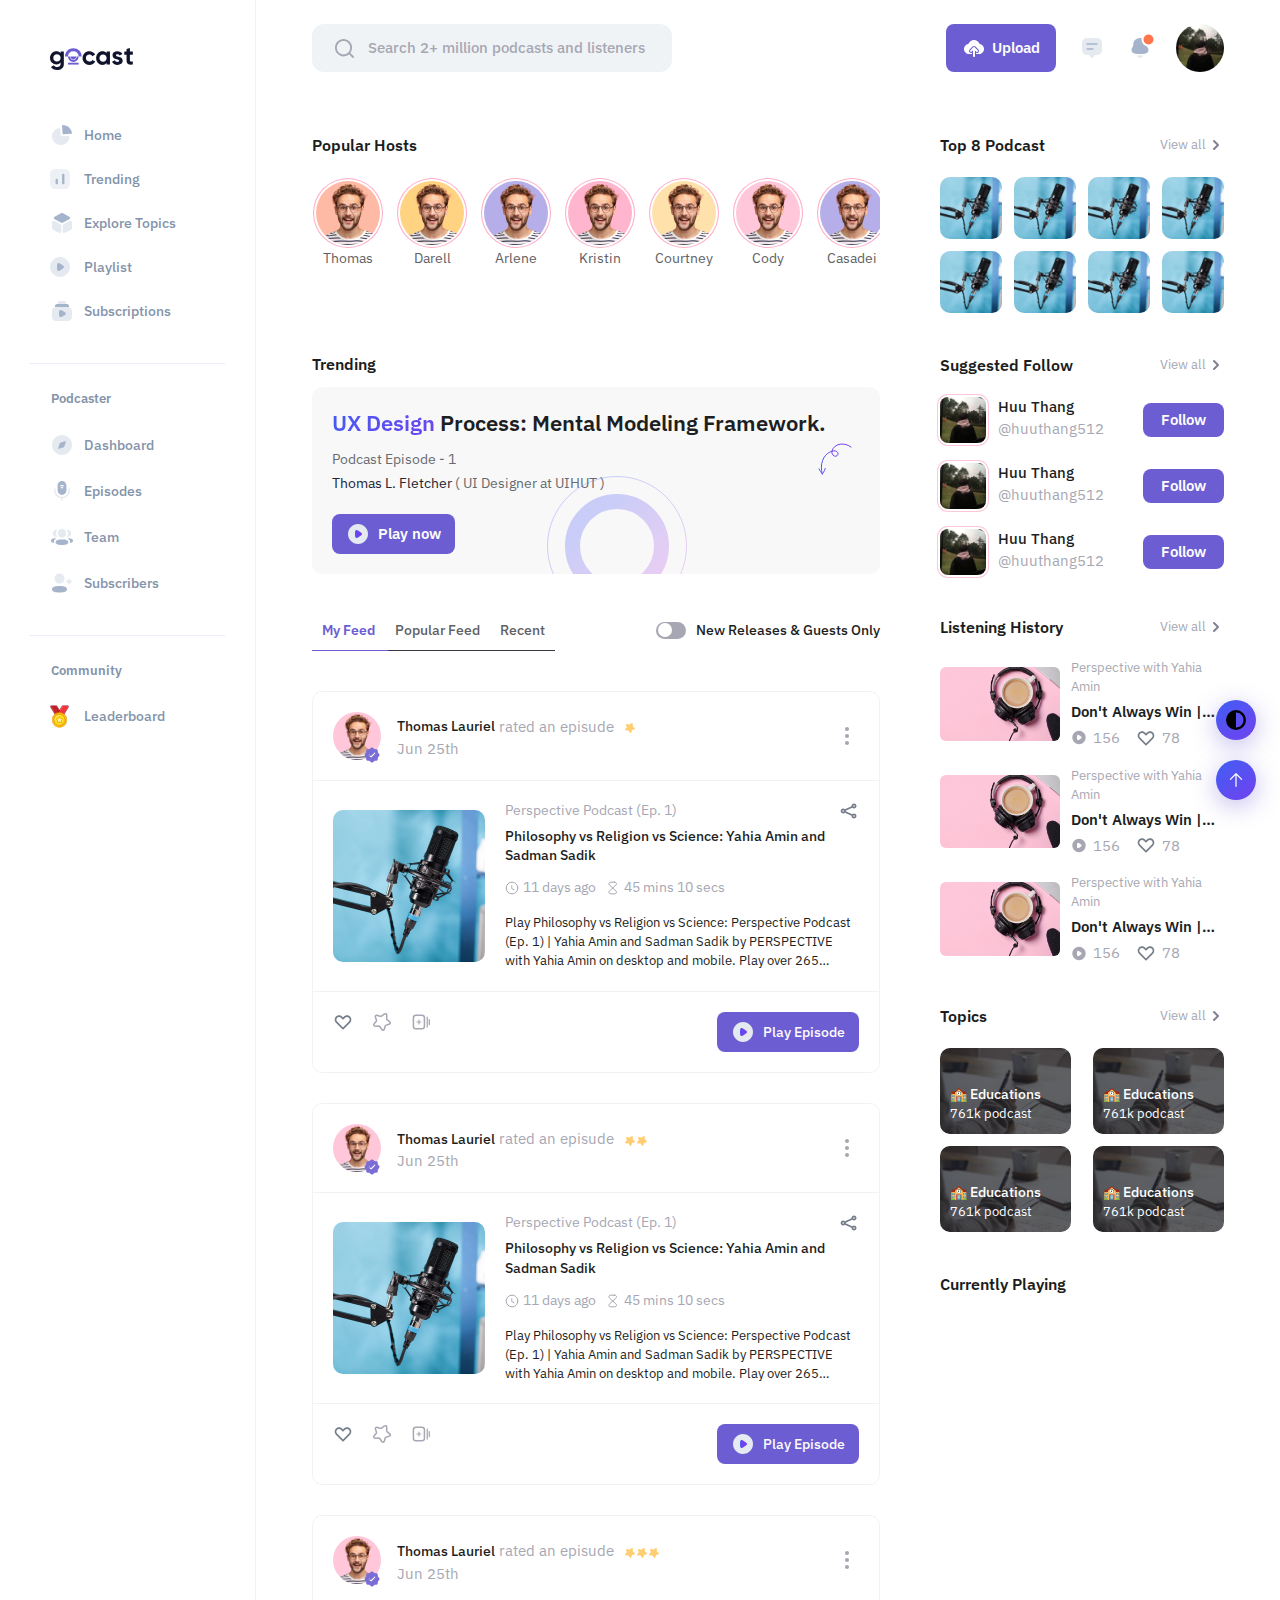
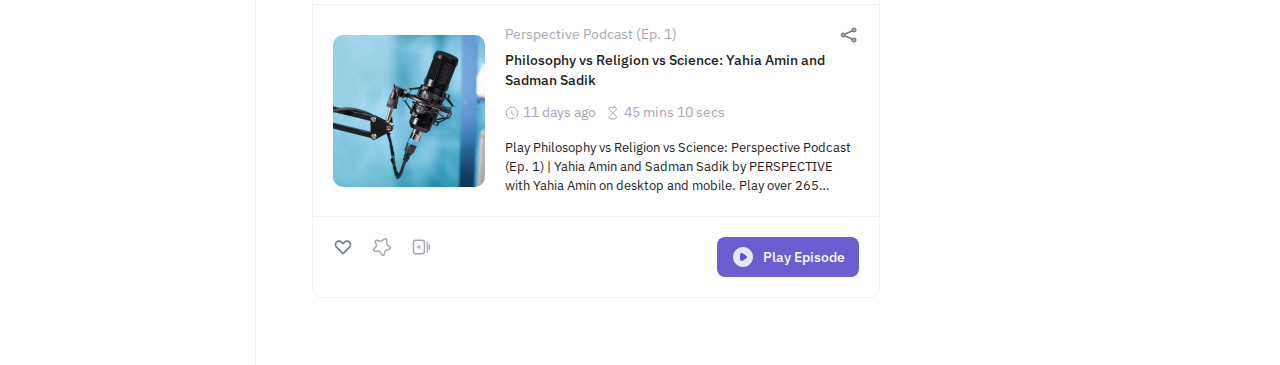
<file: index.html>
<!DOCTYPE html>
<html lang="en">
  <head>
    <meta charset="UTF-8">
    <meta name="viewport" content="width=device-width, initial-scale=1.0">
    <title>GocastUI-HomePage</title>
    <link rel="shortcut icon" href="https://images.squarespace-cdn.com/content/v1/5713e36eb6aa60f0aa6c6d93/6a3c1412-b982-4973-98b3-22071a71a604/Oro_Rotate.gif" type="image/x-icon">
    <link rel="preconnect" href="https://fonts.googleapis.com">
    <link rel="preconnect" href="https://fonts.gstatic.com" crossorigin>
    <link href="https://fonts.googleapis.com/css2?family=Hachi+Maru+Pop&amp;family=IBM+Plex+Sans:wght@400;500;600;700&amp;display=swap" rel="stylesheet">
    <link rel="stylesheet" href="./styles/app.css">
    <link rel="stylesheet" href="./styles/home.css">
  </head>
  <body> 
    <div class="wrapper"> 
      <aside class="sidebar"> 
        <div class="sidebar-top"> <a class="logo" href="https://www.facebook.com/huuthang.thaipham.9/" target="blank" rel="noopener"> 
            <svg width="83" height="23" viewBox="0 0 83 23" fill="none" xmlns="http://www.w3.org/2000/svg">
              <path d="M10.5774 3.62062H13.8359V15.9307C13.8359 17.9307 13.1721 19.4565 11.8446 20.5082C10.5343 21.5599 8.94809 22.0858 7.08606 22.0858C5.68954 22.0858 4.45681 21.8185 3.38786 21.2841C2.33616 20.7496 1.52583 19.9651 0.956877 18.9307L3.80165 17.3014C4.45681 18.5082 5.58609 19.1117 7.18951 19.1117C8.24121 19.1117 9.06878 18.8358 9.67222 18.2841C10.2757 17.7324 10.5774 16.9479 10.5774 15.9307V14.5342C9.59463 15.8445 8.21535 16.4997 6.43952 16.4997C4.61198 16.4997 3.07752 15.8617 1.83617 14.5859C0.612057 13.2928 0 11.7239 0 9.87911C0 8.05156 0.620677 6.49125 1.86203 5.19817C3.10338 3.90509 4.62922 3.25856 6.43952 3.25856C8.21535 3.25856 9.59463 3.91371 10.5774 5.22403V3.62062ZM4.34474 12.4394C5.03438 13.0946 5.90505 13.4221 6.95676 13.4221C8.00846 13.4221 8.87051 13.0946 9.54291 12.4394C10.2326 11.767 10.5774 10.9136 10.5774 9.87911C10.5774 8.86189 10.2326 8.0257 9.54291 7.37054C8.87051 6.69814 8.00846 6.36194 6.95676 6.36194C5.90505 6.36194 5.03438 6.69814 4.34474 7.37054C3.67234 8.0257 3.33614 8.86189 3.33614 9.87911C3.33614 10.9136 3.67234 11.767 4.34474 12.4394Z" fill="currentColor"></path>
              <path d="M39.3937 16.9135C37.4454 16.9135 35.8161 16.2583 34.5058 14.948C33.2127 13.6377 32.5662 12.017 32.5662 10.086C32.5662 8.15501 33.2127 6.53435 34.5058 5.22403C35.8161 3.91371 37.4454 3.25856 39.3937 3.25856C40.6522 3.25856 41.7988 3.56027 42.8332 4.16371C43.8677 4.76714 44.6522 5.57747 45.1866 6.5947L42.316 8.27569C42.0574 7.74122 41.6609 7.31882 41.1264 7.00848C40.6091 6.69814 40.023 6.54297 39.3678 6.54297C38.3678 6.54297 37.5402 6.87917 36.8851 7.55157C36.2299 8.20673 35.9023 9.05154 35.9023 10.086C35.9023 11.1032 36.2299 11.948 36.8851 12.6204C37.5402 13.2756 38.3678 13.6032 39.3678 13.6032C40.0402 13.6032 40.635 13.4566 41.1522 13.1635C41.6867 12.8532 42.0833 12.4308 42.3419 11.8963L45.2384 13.5514C44.6694 14.5687 43.8677 15.3876 42.8332 16.0083C41.7988 16.6117 40.6522 16.9135 39.3937 16.9135Z" fill="currentColor"></path>
              <path d="M56.6282 3.62062H59.9643V16.5514H56.6282V15.0256C55.6282 16.2842 54.223 16.9135 52.4127 16.9135C50.6886 16.9135 49.2059 16.2583 47.9645 14.948C46.7404 13.6204 46.1284 11.9998 46.1284 10.086C46.1284 8.17225 46.7404 6.56021 47.9645 5.24989C49.2059 3.92233 50.6886 3.25856 52.4127 3.25856C54.223 3.25856 55.6282 3.88785 56.6282 5.14645V3.62062ZM50.4731 12.7239C51.1455 13.3963 51.9989 13.7325 53.0334 13.7325C54.0679 13.7325 54.9213 13.3963 55.5937 12.7239C56.2833 12.0342 56.6282 11.1549 56.6282 10.086C56.6282 9.01706 56.2833 8.14639 55.5937 7.47399C54.9213 6.78434 54.0679 6.43952 53.0334 6.43952C51.9989 6.43952 51.1455 6.78434 50.4731 7.47399C49.8007 8.14639 49.4645 9.01706 49.4645 10.086C49.4645 11.1549 49.8007 12.0342 50.4731 12.7239Z" fill="currentColor"></path>
              <path d="M65.966 7.29296C65.966 7.63778 66.1901 7.92225 66.6384 8.14639C67.1039 8.35328 67.6642 8.54293 68.3194 8.71534C68.9745 8.87051 69.6297 9.0774 70.2849 9.33602C70.94 9.57739 71.4917 9.99118 71.94 10.5774C72.4055 11.1636 72.6383 11.8963 72.6383 12.7756C72.6383 14.1032 72.1383 15.129 71.1383 15.8531C70.1556 16.56 68.9228 16.9135 67.4401 16.9135C64.785 16.9135 62.9747 15.8876 62.0092 13.8359L64.9057 12.2066C65.285 13.3273 66.1298 13.8876 67.4401 13.8876C68.6297 13.8876 69.2245 13.517 69.2245 12.7756C69.2245 12.4308 68.9918 12.1549 68.5263 11.948C68.078 11.7239 67.5263 11.5256 66.8711 11.3532C66.216 11.1808 65.5608 10.9653 64.9057 10.7067C64.2505 10.4481 63.6902 10.0429 63.2247 9.49119C62.7764 8.92223 62.5523 8.21535 62.5523 7.37054C62.5523 6.0947 63.0178 5.09473 63.9488 4.3706C64.897 3.62924 66.0694 3.25856 67.466 3.25856C68.5177 3.25856 69.4745 3.49993 70.3366 3.98268C71.1986 4.44819 71.8797 5.12059 72.3796 5.99988L69.5349 7.55157C69.1211 6.67228 68.4314 6.23263 67.466 6.23263C67.0349 6.23263 66.6729 6.32746 66.3798 6.51711C66.1039 6.70676 65.966 6.96538 65.966 7.29296Z" fill="currentColor"></path>
              <path d="M82.8235 6.82745H79.9012V12.2066C79.9012 12.6549 80.0132 12.9825 80.2374 13.1894C80.4615 13.3963 80.7891 13.517 81.2201 13.5514C81.6511 13.5687 82.1856 13.5601 82.8235 13.5256V16.5514C80.5305 16.81 78.9098 16.5945 77.9616 15.9049C77.0305 15.2152 76.565 13.9825 76.565 12.2066V6.82745H74.3151V3.62062H76.565V1.0086L79.9012 0V3.62062H82.8235V6.82745Z" fill="currentColor"></path>
              <path d="M27.6411 8.55548C27.6411 9.12434 27.529 9.68762 27.3113 10.2132C27.0936 10.7387 26.7746 11.2163 26.3723 11.6185C25.9701 12.0207 25.4925 12.3398 24.967 12.5575C24.4414 12.7752 23.8782 12.8872 23.3093 12.8872C22.7404 12.8872 22.1772 12.7752 21.6516 12.5575C21.1261 12.3398 20.6485 12.0207 20.2463 11.6185C19.844 11.2163 19.525 10.7387 19.3073 10.2132C19.0896 9.68762 18.9775 9.12434 18.9775 8.55548" stroke="#6C5DD3" stroke-width="1.98155"></path>
              <path d="M16.489 8.55548C16.489 7.64773 16.6654 6.74887 17.0081 5.91022C17.3509 5.07158 17.8532 4.30956 18.4865 3.66769C19.1199 3.02581 19.8717 2.51665 20.6992 2.16927C21.5267 1.82189 22.4135 1.64309 23.3092 1.64309C24.2048 1.64309 25.0917 1.82189 25.9192 2.16927C26.7466 2.51665 27.4985 3.02581 28.1318 3.66769C28.7651 4.30956 29.2675 5.07158 29.6102 5.91023C29.953 6.74888 30.1294 7.64773 30.1294 8.55548" stroke="#6C5DD3" stroke-width="2.99537"></path>
              <path d="M26.2125 8.55561C26.2125 8.93686 26.1374 9.31438 25.9915 9.66661C25.8456 10.0188 25.6318 10.3389 25.3622 10.6085C25.0926 10.8781 24.7725 11.0919 24.4203 11.2378C24.0681 11.3837 23.6906 11.4588 23.3093 11.4588C22.928 11.4588 22.5505 11.3837 22.1983 11.2378C21.8461 11.0919 21.526 10.8781 21.2564 10.6085C20.9868 10.3389 20.773 10.0188 20.6271 9.66661C20.4812 9.31438 20.4061 8.93686 20.4061 8.55561L23.3093 8.55561H26.2125Z" fill="#6C5DD3"></path>
              <rect x="18.0225" y="14.7274" width="10.6308" height="1.83995" fill="#6C5DD3"></rect>
            </svg></a>
          <div class="sidebar-close"> 
            <svg class="w-6 h-6" xmlns="http://www.w3.org/2000/svg" fill="none" width="24" height="24" viewBox="0 0 24 24" stroke-width="1.5" stroke="currentColor">
              <path stroke-linecap="round" stroke-linejoin="round" d="M6 18L18 6M6 6l12 12"></path>
            </svg>
          </div>
        </div>
        <ul class="menu">
          <li class="menu-item"><a class="menu-link" href="./index.html"><span class="menu-icon"> 
                <svg width="24" height="24" viewBox="0 0 24 24" fill="none" xmlns="http://www.w3.org/2000/svg">
                  <path d="M10.1528 5.55559C10.2037 5.65925 10.2373 5.77027 10.2524 5.8844L10.5308 10.0243L10.669 12.1051C10.6705 12.3191 10.704 12.5317 10.7687 12.7361C10.9356 13.1326 11.3372 13.3846 11.7741 13.3671L18.4313 12.9316C18.7196 12.9269 18.998 13.0347 19.2052 13.2313C19.3779 13.3952 19.4894 13.6096 19.5246 13.8402L19.5364 13.9802C19.2609 17.795 16.4592 20.9767 12.6524 21.7981C8.84555 22.6194 4.94186 20.8844 3.06071 17.535C2.51839 16.5619 2.17965 15.4923 2.06438 14.389C2.01623 14.0624 1.99503 13.7326 2.00098 13.4026C1.99503 9.31279 4.90747 5.77702 8.98433 4.92463C9.47501 4.84822 9.95603 5.10798 10.1528 5.55559Z" fill="#E5EAF1"></path>
                  <path d="M12.87 2.00082C17.4299 2.11683 21.2623 5.39579 22 9.81229L21.993 9.84488L21.9728 9.89227L21.9756 10.0224C21.9652 10.1947 21.8986 10.3605 21.784 10.4945C21.6645 10.634 21.5013 10.729 21.3216 10.7659L21.212 10.7809L13.5312 11.2786C13.2757 11.3038 13.0213 11.2214 12.8314 11.052C12.673 10.9107 12.5718 10.7201 12.5432 10.5147L12.0277 2.84506C12.0187 2.81913 12.0187 2.79102 12.0277 2.76508C12.0347 2.55367 12.1278 2.35384 12.2861 2.21023C12.4443 2.06662 12.6547 1.9912 12.87 2.00082Z" fill="#A5B4CB"></path>
                </svg></span><span class="menu-text">Home</span></a></li>
          <li class="menu-item"><a class="menu-link" href="./trending.html"><span class="menu-icon"> 
                <svg width="20" height="20" viewBox="0 0 20 20" fill="none" xmlns="http://www.w3.org/2000/svg">
                  <path opacity="0.7" d="M14.19 0H5.81C2.17 0 0 2.17 0 5.81V14.18C0 17.83 2.17 20 5.81 20H14.18C17.82 20 19.99 17.83 19.99 14.19V5.81C20 2.17 17.83 0 14.19 0Z" fill="#E5EAF1"></path>
                  <path d="M14.42 5.8099V14.1899C14.42 14.8299 13.9 15.3499 13.26 15.3499C12.61 15.3499 12.09 14.8299 12.09 14.1899V5.8099C12.09 5.1699 12.61 4.6499 13.26 4.6499C13.9 4.6499 14.42 5.1699 14.42 5.8099Z" fill="#A5B4CB"></path>
                  <path d="M7.90996 10.93V14.19C7.90996 14.83 7.38996 15.35 6.73996 15.35C6.09996 15.35 5.57996 14.83 5.57996 14.19V10.93C5.57996 10.29 6.09996 9.77002 6.73996 9.77002C7.38996 9.77002 7.90996 10.29 7.90996 10.93Z" fill="#A5B4CB"></path>
                </svg></span><span class="menu-text">Trending</span></a></li>
          <li class="menu-item"><a class="menu-link" href="./explore-topics.html"><span class="menu-icon"> 
                <svg width="24" height="24" viewBox="0 0 24 24" fill="none" xmlns="http://www.w3.org/2000/svg">
                  <path d="M19.3301 5.68003L13.0601 2.30003C12.4001 1.94003 11.6001 1.94003 10.9401 2.30003L4.67005 5.68003C4.21005 5.93003 3.93005 6.41003 3.93005 6.96003C3.93005 7.50003 4.21005 7.99003 4.67005 8.24003L10.9401 11.62C11.2701 11.8 11.6401 11.89 12.0001 11.89C12.3601 11.89 12.7301 11.8 13.0601 11.62L19.3301 8.24003C19.7901 7.99003 20.0701 7.51003 20.0701 6.96003C20.0701 6.41003 19.7901 5.93003 19.3301 5.68003Z" fill="#A5B4CB"></path>
                  <path d="M9.91 12.79L4.07 9.87C3.62 9.65 3.1 9.67 2.68 9.93C2.25 10.2 2 10.65 2 11.15V16.66C2 17.61 2.53 18.47 3.38 18.9L9.21 21.82C9.41 21.92 9.63 21.97 9.85 21.97C10.11 21.97 10.37 21.9 10.6 21.76C11.03 21.5 11.28 21.04 11.28 20.54V15.03C11.29 14.07 10.76 13.21 9.91 12.79Z" fill="#E5EAF1"></path>
                  <path d="M21.32 9.9299C20.89 9.6699 20.37 9.6399 19.93 9.8699L14.1 12.7899C13.25 13.2199 12.72 14.0699 12.72 15.0299V20.5399C12.72 21.0399 12.97 21.4999 13.4 21.7599C13.63 21.8999 13.89 21.9699 14.15 21.9699C14.37 21.9699 14.59 21.9199 14.79 21.8199L20.62 18.8999C21.47 18.4699 22 17.6199 22 16.6599V11.1499C22 10.6499 21.75 10.1999 21.32 9.9299Z" fill="#E5EAF1"></path>
                </svg></span><span class="menu-text">Explore Topics</span></a></li>
          <li class="menu-item"><a class="menu-link" href="./playlist.html"><span class="menu-icon"> 
                <svg width="20" height="20" viewBox="0 0 20 20" fill="none" xmlns="http://www.w3.org/2000/svg">
                  <path d="M20 10.0048C20 15.5137 15.5116 20 10 20C4.48842 20 0 15.5137 0 10.0048C0 4.48625 4.48842 0 10 0C15.5116 0 20 4.48625 20 10.0048Z" fill="#E5EAF1"></path>
                  <path d="M14 10.0049C14 10.2576 13.9205 10.5113 13.7614 10.7145C13.7315 10.7543 13.5923 10.9186 13.483 11.0255L13.4233 11.0838C12.5881 11.9694 10.5099 13.3011 9.45597 13.7278C9.45597 13.7375 8.82955 13.9913 8.53125 14H8.49148C8.03409 14 7.60653 13.7482 7.38778 13.34C7.26847 13.1154 7.15909 12.4642 7.14915 12.4554C7.05966 11.8712 7 10.9769 7 9.99514C7 8.96574 7.05966 8.03159 7.16903 7.45808C7.16903 7.44836 7.27841 6.92345 7.34801 6.74848C7.45739 6.49672 7.65625 6.2819 7.90483 6.14581C8.10369 6.04957 8.3125 6 8.53125 6C8.75994 6.01069 9.1875 6.15553 9.35653 6.22357C10.4702 6.65128 12.598 8.05103 13.4134 8.90644C13.5526 9.04253 13.7017 9.20875 13.7415 9.24666C13.9105 9.46051 14 9.72296 14 10.0049Z" fill="#A5B4CB"></path>
                </svg></span><span class="menu-text">Playlist</span></a></li>
          <li class="menu-item"><a class="menu-link" href="./subscriptions.html"><span class="menu-icon"> 
                <svg width="24" height="24" viewBox="0 0 24 24" fill="none" xmlns="http://www.w3.org/2000/svg">
                  <path d="M19 7V8.13C18.68 8.04 18.35 8 18 8H6C5.65 8 5.32 8.04 5 8.13V7C5 5.9 5.9 5 7 5H17C18.1 5 19 5.9 19 7Z" fill="#A5B4CB"></path>
                  <path d="M16 3.51001V5H8V3.51001C8 2.68001 8.68001 2 9.51001 2H14.49C15.32 2 16 2.68001 16 3.51001Z" fill="#E5EAF1"></path>
                  <path d="M22 12V18C22 20.2 20.2 22 18 22H6C3.8 22 2 20.2 2 18V12C2 10.15 3.28 8.58 5 8.13C5.32 8.04 5.65 8 6 8H18C18.35 8 18.68 8.04 19 8.13C20.72 8.58 22 10.15 22 12Z" fill="#E5EAF1"></path>
                  <path d="M9 14.6167V13.1367C9 11.2267 10.35 10.4567 12 11.4067L13.28 12.1467L14.56 12.8867C16.21 13.8367 16.21 15.3967 14.56 16.3467L13.28 17.0867L12 17.8267C10.35 18.7767 9 17.9967 9 16.0967V14.6167Z" fill="#A5B4CB"></path>
                </svg></span><span class="menu-text">Subscriptions</span></a></li>
        </ul>
        <ul class="menu">
          <h3 class="menu-title">Podcaster</h3>
          <li class="menu-item"><a class="menu-link" href="/dashboard.html"><span class="menu-icon"> 
                <svg width="24" height="24" viewBox="0 0 24 24" fill="none" xmlns="http://www.w3.org/2000/svg">
                  <path d="M21.9999 12C21.9999 17.523 17.5229 22 11.9999 22C6.47688 22 1.99988 17.523 1.99988 12C1.99988 6.478 6.47688 2 11.9999 2C17.5229 2 21.9999 6.478 21.9999 12Z" fill="#E5EAF1"></path>
                  <path d="M15.8598 8.70481L14.2398 13.8248C14.1798 14.0348 14.0098 14.2048 13.7998 14.2658L8.69984 15.8648C8.35984 15.9758 8.02984 15.6448 8.13984 15.3048L9.73984 10.1748C9.79984 9.96481 9.96984 9.80481 10.1798 9.73481L15.2998 8.13481C15.6498 8.02481 15.9698 8.35481 15.8598 8.70481Z" fill="#A5B4CB"></path>
                </svg></span><span class="menu-text">Dashboard</span></a></li>
          <li class="menu-item"><a class="menu-link" href="/episodes.html"><span class="menu-icon"> 
                <svg width="24" height="24" viewBox="0 0 24 24" fill="none" xmlns="http://www.w3.org/2000/svg">
                  <path d="M19.1201 9.12011C18.7301 9.12011 18.4201 9.43011 18.4201 9.82011V11.4001C18.4201 14.9401 15.5401 17.8201 12.0001 17.8201C8.46005 17.8201 5.58005 14.9401 5.58005 11.4001V9.81011C5.58005 9.42011 5.27005 9.11011 4.88005 9.11011C4.49005 9.11011 4.18005 9.42011 4.18005 9.81011V11.3901C4.18005 15.4601 7.31005 18.8101 11.3001 19.1701V21.3001C11.3001 21.6901 11.6101 22.0001 12.0001 22.0001C12.3901 22.0001 12.7001 21.6901 12.7001 21.3001V19.1701C16.6801 18.8201 19.8201 15.4601 19.8201 11.3901V9.81011C19.8101 9.43011 19.5001 9.12011 19.1201 9.12011Z" fill="#E5EAF1"></path>
                  <path d="M12 2C9.55996 2 7.57996 3.98 7.57996 6.42V11.54C7.57996 13.98 9.55996 15.96 12 15.96C14.44 15.96 16.42 13.98 16.42 11.54V6.42C16.42 3.98 14.44 2 12 2ZM13.31 8.95C13.24 9.21 13.01 9.38 12.75 9.38C12.7 9.38 12.65 9.37 12.6 9.36C12.21 9.25 11.8 9.25 11.41 9.36C11.09 9.45 10.78 9.26 10.7 8.95C10.61 8.64 10.8 8.32 11.11 8.24C11.7 8.08 12.32 8.08 12.91 8.24C13.21 8.32 13.39 8.64 13.31 8.95ZM13.84 7.01C13.75 7.25 13.53 7.39 13.29 7.39C13.22 7.39 13.16 7.38 13.09 7.36C12.39 7.1 11.61 7.1 10.91 7.36C10.61 7.47 10.27 7.31 10.16 7.01C10.05 6.71 10.21 6.37 10.51 6.27C11.47 5.92 12.53 5.92 13.49 6.27C13.79 6.38 13.95 6.71 13.84 7.01Z" fill="#A5B4CB"></path>
                </svg></span><span class="menu-text">Episodes</span></a></li>
          <li class="menu-item"><a class="menu-link" href="/team.html"><span class="menu-icon"> 
                <svg width="24" height="24" viewBox="0 0 24 24" fill="none" xmlns="http://www.w3.org/2000/svg">
                  <path d="M11.9491 14.5399C8.49909 14.5399 5.58813 15.1037 5.58813 17.2794C5.58813 19.4561 8.51789 20 11.9491 20C15.3991 20 18.31 19.4362 18.31 17.2605C18.31 15.0839 15.3803 14.5399 11.9491 14.5399Z" fill="#A5B4CB"></path>
                  <path d="M11.949 12.467C14.2851 12.467 16.1583 10.5831 16.1583 8.23351C16.1583 5.88306 14.2851 4 11.949 4C9.61293 4 7.73975 5.88306 7.73975 8.23351C7.73975 10.5831 9.61293 12.467 11.949 12.467Z" fill="#E5EAF1"></path>
                  <path d="M21.0879 9.21923C21.6923 6.84176 19.9203 4.70654 17.6639 4.70654C17.4186 4.70654 17.184 4.73356 16.9548 4.77949C16.9243 4.78669 16.8903 4.802 16.8724 4.82902C16.8518 4.86324 16.867 4.90917 16.8894 4.93889C17.5672 5.89528 17.9567 7.0597 17.9567 8.30967C17.9567 9.50741 17.5995 10.6241 16.9727 11.5508C16.9082 11.6462 16.9655 11.775 17.0792 11.7948C17.2368 11.8227 17.398 11.8371 17.5627 11.8416C19.2058 11.8849 20.6805 10.8213 21.0879 9.21923Z" fill="#E5EAF1"></path>
                  <path d="M22.8093 14.817C22.5084 14.1722 21.7823 13.73 20.6782 13.513C20.1571 13.3851 18.7468 13.205 17.4351 13.2293C17.4154 13.232 17.4046 13.2455 17.4028 13.2545C17.4002 13.2671 17.4055 13.2887 17.4315 13.3022C18.0377 13.6039 20.381 14.916 20.0864 17.6834C20.0738 17.8032 20.1696 17.9068 20.2887 17.8888C20.8654 17.8059 22.349 17.4853 22.8093 16.4866C23.0636 15.9589 23.0636 15.3456 22.8093 14.817Z" fill="#A5B4CB"></path>
                  <path d="M7.04483 4.77973C6.8165 4.7329 6.58101 4.70679 6.33567 4.70679C4.07926 4.70679 2.30726 6.84201 2.91255 9.21947C3.31906 10.8216 4.79379 11.8851 6.43685 11.8419C6.60161 11.8374 6.76368 11.8221 6.92037 11.7951C7.03409 11.7753 7.09139 11.6465 7.02692 11.551C6.40014 10.6234 6.04288 9.50765 6.04288 8.30991C6.04288 7.05904 6.43327 5.89462 7.11109 4.93913C7.13258 4.90941 7.1487 4.86348 7.12721 4.82926C7.1093 4.80135 7.07617 4.78694 7.04483 4.77973Z" fill="#E5EAF1"></path>
                  <path d="M3.32156 13.5127C2.21752 13.7297 1.49225 14.1719 1.19139 14.8167C0.936203 15.3453 0.936203 15.9586 1.19139 16.4872C1.65163 17.4851 3.13531 17.8066 3.71195 17.8885C3.83104 17.9065 3.92595 17.8038 3.91342 17.6832C3.61883 14.9167 5.9621 13.6046 6.56918 13.3029C6.59425 13.2885 6.59962 13.2677 6.59694 13.2542C6.59515 13.2452 6.5853 13.2317 6.5656 13.2299C5.25294 13.2047 3.84358 13.3848 3.32156 13.5127Z" fill="#A5B4CB"></path>
                </svg></span><span class="menu-text">Team</span></a></li>
          <li class="menu-item"><a class="menu-link" href="/subscribers.html"><span class="menu-icon"> 
                <svg width="24" height="24" viewBox="0 0 24 24" fill="none" xmlns="http://www.w3.org/2000/svg">
                  <path d="M21.101 9.58786H19.8979V8.41162C19.8979 7.90945 19.4952 7.5 18.999 7.5C18.5038 7.5 18.1 7.90945 18.1 8.41162V9.58786H16.899C16.4027 9.58786 16 9.99731 16 10.4995C16 11.0016 16.4027 11.4111 16.899 11.4111H18.1V12.5884C18.1 13.0906 18.5038 13.5 18.999 13.5C19.4952 13.5 19.8979 13.0906 19.8979 12.5884V11.4111H21.101C21.5962 11.4111 22 11.0016 22 10.4995C22 9.99731 21.5962 9.58786 21.101 9.58786Z" fill="#E5EAF1"></path>
                  <path d="M9.5 15.0155C5.45422 15.0155 2 15.6623 2 18.2466C2 20.8299 5.4332 21.5 9.5 21.5C13.5448 21.5 17 20.8532 17 18.2689C17 15.6846 13.5668 15.0155 9.5 15.0155Z" fill="#A5B4CB"></path>
                  <path d="M9.49999 12.5542C12.2546 12.5542 14.4626 10.3177 14.4626 7.52761C14.4626 4.73754 12.2546 2.5 9.49999 2.5C6.74541 2.5 4.53735 4.73754 4.53735 7.52761C4.53735 10.3177 6.74541 12.5542 9.49999 12.5542Z" fill="#E5EAF1"></path>
                </svg></span><span class="menu-text">Subscribers</span></a></li>
        </ul>
        <ul class="menu">
          <h3 class="menu-title">Community</h3>
          <li class="menu-item"><a class="menu-link" href="/leaderboard.html"><span class="menu-icon"> 
                <svg width="19" height="23" viewBox="0 0 19 23" fill="none" xmlns="http://www.w3.org/2000/svg">
                  <path d="M6.78703 1.33624C6.69291 1.17936 6.52337 1.08337 6.34042 1.08337H1.3052C0.900364 1.08337 0.650306 1.52503 0.858594 1.87217L6.48359 11.2472C6.57772 11.4041 6.74726 11.5 6.9302 11.5H11.9654C12.3703 11.5 12.6203 11.0584 12.412 10.7112L6.78703 1.33624Z" fill="#C52229"></path>
                  <path fill-rule="evenodd" clip-rule="evenodd" d="M6.34051 0.5625H1.30529C0.495614 0.5625 -0.0045042 1.4458 0.412074 2.1401L6.03707 11.5151C6.22533 11.8289 6.5644 12.0208 6.9303 12.0208H11.9655C12.7752 12.0208 13.2753 11.1375 12.8587 10.4432L7.23374 1.06823C7.04548 0.754479 6.70641 0.5625 6.34051 0.5625ZM6.34051 1.08333C6.52346 1.08333 6.693 1.17932 6.78712 1.3362L12.4121 10.7112C12.6204 11.0583 12.3704 11.5 11.9655 11.5H6.9303C6.74735 11.5 6.57781 11.404 6.48368 11.2471L0.858685 1.87213C0.650396 1.52499 0.900455 1.08333 1.30529 1.08333H6.34051Z" fill="#9B0F15"></path>
                  <path d="M12.2128 1.33624C12.307 1.17936 12.4765 1.08337 12.6595 1.08337H17.6947C18.0995 1.08337 18.3496 1.52503 18.1413 1.87217L12.5163 11.2472C12.4222 11.4041 12.2526 11.5 12.0697 11.5H7.03446C6.62961 11.5 6.37956 11.0584 6.58784 10.7112L12.2128 1.33624Z" fill="#F1333B"></path>
                  <path fill-rule="evenodd" clip-rule="evenodd" d="M12.6594 0.5625H17.6946C18.5043 0.5625 19.0044 1.4458 18.5878 2.1401L12.9628 11.5151C12.7746 11.8289 12.4355 12.0208 12.0696 12.0208H7.03436C6.22468 12.0208 5.72456 11.1375 6.14114 10.4432L11.7661 1.06823C11.9544 0.754479 12.2935 0.5625 12.6594 0.5625ZM12.6594 1.08333C12.4764 1.08333 12.3069 1.17932 12.2128 1.3362L6.58775 10.7112C6.37946 11.0583 6.62952 11.5 7.03436 11.5H12.0696C12.2525 11.5 12.4221 11.404 12.5162 11.2471L18.1412 1.87213C18.3495 1.52499 18.0994 1.08333 17.6946 1.08333H12.6594Z" fill="#9B0F15"></path>
                  <path fill-rule="evenodd" clip-rule="evenodd" d="M12.7557 1.379C12.8801 1.45122 12.9224 1.6106 12.8502 1.73497L10.5064 5.77143C10.4342 5.89581 10.2748 5.93809 10.1504 5.86587C10.0261 5.79365 9.98379 5.63428 10.056 5.5099L12.3998 1.47345C12.472 1.34907 12.6313 1.30678 12.7557 1.379Z" fill="#FE666D"></path>
                  <path fill-rule="evenodd" clip-rule="evenodd" d="M1.29628 1.379C1.1719 1.45122 1.12962 1.6106 1.20183 1.73497L3.54559 5.77143C3.6178 5.89581 3.77718 5.93809 3.90155 5.86587C4.02593 5.79365 4.06822 5.63428 3.996 5.5099L1.65225 1.47345C1.58003 1.34907 1.42065 1.30678 1.29628 1.379Z" fill="#DF3840"></path>
                  <path d="M6.24467 1.93791C6.24467 2.12218 6.09893 2.27157 5.91915 2.27157C5.73937 2.27157 5.59363 2.12218 5.59363 1.93791C5.59363 1.75363 5.73937 1.60425 5.91915 1.60425C6.09893 1.60425 6.24467 1.75363 6.24467 1.93791Z" fill="#AA161D"></path>
                  <path d="M5.10146 2.01929C5.10146 2.24851 4.92017 2.43433 4.69654 2.43433C4.47291 2.43433 4.29163 2.24851 4.29163 2.01929C4.29163 1.79007 4.47291 1.60425 4.69654 1.60425C4.92017 1.60425 5.10146 1.79007 5.10146 2.01929Z" fill="#AA161D"></path>
                  <path d="M6.11452 3.2074C6.11452 3.43662 5.93323 3.62244 5.7096 3.62244C5.48597 3.62244 5.30469 3.43662 5.30469 3.2074C5.30469 2.97818 5.48597 2.79236 5.7096 2.79236C5.93323 2.79236 6.11452 2.97818 6.11452 3.2074Z" fill="#AA161D"></path>
                  <path d="M7.04029 2.64185C7.04029 2.75646 6.94965 2.84937 6.83783 2.84937C6.72602 2.84937 6.63538 2.75646 6.63538 2.64185C6.63538 2.52724 6.72602 2.43433 6.83783 2.43433C6.94965 2.43433 7.04029 2.52724 7.04029 2.64185Z" fill="#AA161D"></path>
                  <path d="M4.89893 2.99988C4.89893 3.11449 4.80829 3.2074 4.69648 3.2074C4.58466 3.2074 4.49402 3.11449 4.49402 2.99988C4.49402 2.88527 4.58466 2.79236 4.69648 2.79236C4.80829 2.79236 4.89893 2.88527 4.89893 2.99988Z" fill="#AA161D"></path>
                  <path d="M3.77076 1.73035C3.77076 1.84496 3.68012 1.93787 3.5683 1.93787C3.45649 1.93787 3.36584 1.84496 3.36584 1.73035C3.36584 1.61574 3.45649 1.52283 3.5683 1.52283C3.68012 1.52283 3.77076 1.61574 3.77076 1.73035Z" fill="#AA161D"></path>
                  <path d="M6.83778 4.09033C6.83778 4.20494 6.74713 4.29785 6.63532 4.29785C6.5235 4.29785 6.43286 4.20494 6.43286 4.09033C6.43286 3.97572 6.5235 3.88281 6.63532 3.88281C6.74713 3.88281 6.83778 3.97572 6.83778 4.09033Z" fill="#AA161D"></path>
                  <path d="M5.79615 4.29785C5.79615 4.41246 5.70551 4.50537 5.59369 4.50537C5.48188 4.50537 5.39124 4.41246 5.39124 4.29785C5.39124 4.18324 5.48188 4.09033 5.59369 4.09033C5.70551 4.09033 5.79615 4.18324 5.79615 4.29785Z" fill="#AA161D"></path>
                  <path d="M7.81511 3.54513C7.81511 3.73165 7.66759 3.88285 7.48562 3.88285C7.30365 3.88285 7.15613 3.73165 7.15613 3.54513C7.15613 3.3586 7.30365 3.2074 7.48562 3.2074C7.66759 3.2074 7.81511 3.3586 7.81511 3.54513Z" fill="#AA161D"></path>
                  <path d="M8.24464 4.50537C8.24464 4.61998 8.15399 4.71289 8.04218 4.71289C7.93037 4.71289 7.83972 4.61998 7.83972 4.50537C7.83972 4.39076 7.93037 4.29785 8.04218 4.29785C8.15399 4.29785 8.24464 4.39076 8.24464 4.50537Z" fill="#AA161D"></path>
                  <path d="M16.5312 14.8855C16.5312 18.7688 13.3833 21.9167 9.5 21.9167C5.61675 21.9167 2.46875 18.7688 2.46875 14.8855C2.46875 11.0022 5.61675 7.85425 9.5 7.85425C13.3833 7.85425 16.5312 11.0022 16.5312 14.8855Z" fill="#FFBB0D"></path>
                  <path fill-rule="evenodd" clip-rule="evenodd" d="M17.052 14.8855C17.052 19.0564 13.6709 22.4375 9.49996 22.4375C5.32906 22.4375 1.94788 19.0564 1.94788 14.8855C1.94788 10.7146 5.32906 7.33337 9.49996 7.33337C13.6709 7.33337 17.052 10.7146 17.052 14.8855ZM9.49996 21.9167C13.3832 21.9167 16.5312 18.7687 16.5312 14.8855C16.5312 11.0022 13.3832 7.85421 9.49996 7.85421C5.61671 7.85421 2.46871 11.0022 2.46871 14.8855C2.46871 18.7687 5.61671 21.9167 9.49996 21.9167Z" fill="#E89B05"></path>
                  <path fill-rule="evenodd" clip-rule="evenodd" d="M2.98954 15.1459C2.84572 15.1459 2.72913 15.0293 2.72913 14.8855C2.72913 11.146 5.76053 8.11462 9.49996 8.11462C9.64378 8.11462 9.76038 8.23122 9.76038 8.37504C9.76038 8.51887 9.64378 8.63546 9.49996 8.63546C6.04818 8.63546 3.24996 11.4337 3.24996 14.8855C3.24996 15.0293 3.13337 15.1459 2.98954 15.1459Z" fill="#E8AA0A"></path>
                  <path fill-rule="evenodd" clip-rule="evenodd" d="M16.0103 14.625C16.1542 14.625 16.2708 14.7416 16.2708 14.8854C16.2708 18.6248 13.2393 21.6562 9.49992 21.6562C9.35609 21.6562 9.2395 21.5397 9.2395 21.3958C9.2395 21.252 9.35609 21.1354 9.49992 21.1354C12.9517 21.1354 15.7499 18.3372 15.7499 14.8854C15.7499 14.7416 15.8665 14.625 16.0103 14.625Z" fill="#E8AA0A"></path>
                  <path d="M14.7083 14.8855C14.7083 17.7619 12.3764 20.0938 9.49996 20.0938C6.62348 20.0938 4.29163 17.7619 4.29163 14.8855C4.29163 12.009 6.62348 9.67712 9.49996 9.67712C12.3764 9.67712 14.7083 12.009 14.7083 14.8855Z" fill="#FFDD28"></path>
                  <path fill-rule="evenodd" clip-rule="evenodd" d="M15.2291 14.8854C15.2291 18.0495 12.6641 20.6146 9.49992 20.6146C6.33579 20.6146 3.77075 18.0495 3.77075 14.8854C3.77075 11.7213 6.33579 9.15625 9.49992 9.15625C12.6641 9.15625 15.2291 11.7213 15.2291 14.8854ZM9.49992 20.0938C12.3764 20.0938 14.7083 17.7619 14.7083 14.8854C14.7083 12.0089 12.3764 9.67708 9.49992 9.67708C6.62344 9.67708 4.29159 12.0089 4.29159 14.8854C4.29159 17.7619 6.62344 20.0938 9.49992 20.0938Z" fill="#E89B05"></path>
                  <path fill-rule="evenodd" clip-rule="evenodd" d="M9.49996 19.3125C11.945 19.3125 13.927 17.3305 13.927 14.8855C13.927 14.7416 14.0436 14.625 14.1875 14.625C14.3313 14.625 14.4479 14.7416 14.4479 14.8855C14.4479 17.6181 12.2326 19.8334 9.49996 19.8334C9.35614 19.8334 9.23954 19.7168 9.23954 19.573C9.23954 19.4291 9.35614 19.3125 9.49996 19.3125Z" fill="#ECC704"></path>
                  <path fill-rule="evenodd" clip-rule="evenodd" d="M9.49992 10.4583C7.05491 10.4583 5.07284 12.4404 5.07284 14.8854C5.07284 15.0292 4.95624 15.1458 4.81242 15.1458C4.66859 15.1458 4.552 15.0292 4.552 14.8854C4.552 12.1528 6.76726 9.9375 9.49992 9.9375C9.64374 9.9375 9.76033 10.0541 9.76033 10.1979C9.76033 10.3417 9.64374 10.4583 9.49992 10.4583Z" fill="#FFEF9C"></path>
                  <path d="M6.6355 14.2085L8.42586 13.8439L8.96297 12.9325L9.50008 12.021L10.5743 13.8439L12.3647 14.2085L10.9324 15.6668L11.2904 17.4897L9.50008 16.5783L7.70972 17.4897L8.06779 15.6668L6.6355 14.2085Z" fill="#FFEF9C"></path>
                  <path fill-rule="evenodd" clip-rule="evenodd" d="M8.42583 13.8439L9.50005 12.021L10.5743 13.8439L12.3646 14.2085L10.9323 15.6668L11.2904 17.4897L9.50005 16.5782L7.70969 17.4897L8.06776 15.6668L6.63547 14.2085L8.42583 13.8439ZM7.50377 15.8358L6.26388 14.5734C6.13011 14.4372 6.08158 14.2387 6.1374 14.0562C6.19323 13.8736 6.34447 13.7362 6.53154 13.6981L8.09479 13.3798L9.05134 11.7565C9.14496 11.5976 9.31563 11.5001 9.50005 11.5001C9.68447 11.5001 9.85514 11.5976 9.94877 11.7565L10.9053 13.3798L12.4686 13.6981C12.6556 13.7362 12.8069 13.8736 12.8627 14.0562C12.9185 14.2387 12.87 14.4372 12.7362 14.5734L11.4963 15.8358L11.8015 17.3893C11.8399 17.5849 11.7634 17.7852 11.6043 17.9053C11.4453 18.0254 11.2317 18.0443 11.0541 17.9539L9.50005 17.1627L7.94598 17.9539C7.76839 18.0443 7.55478 18.0254 7.39576 17.9053C7.23675 17.7852 7.16021 17.5849 7.19862 17.3893L7.50377 15.8358Z" fill="#E89B05"></path>
                </svg></span><span class="menu-text">Leaderboard</span></a></li>
        </ul>
      </aside>
      <div class="overlay sidebar-overlay"></div>
      <main class="main"> 
        <div class="topbar"> <a class="topbar-logo" href="https://www.facebook.com/huuthang.thaipham.9/" target="blank" rel="noopener"> 
            <svg width="83" height="23" viewBox="0 0 83 23" fill="none" xmlns="http://www.w3.org/2000/svg">
              <path d="M10.5774 3.62062H13.8359V15.9307C13.8359 17.9307 13.1721 19.4565 11.8446 20.5082C10.5343 21.5599 8.94809 22.0858 7.08606 22.0858C5.68954 22.0858 4.45681 21.8185 3.38786 21.2841C2.33616 20.7496 1.52583 19.9651 0.956877 18.9307L3.80165 17.3014C4.45681 18.5082 5.58609 19.1117 7.18951 19.1117C8.24121 19.1117 9.06878 18.8358 9.67222 18.2841C10.2757 17.7324 10.5774 16.9479 10.5774 15.9307V14.5342C9.59463 15.8445 8.21535 16.4997 6.43952 16.4997C4.61198 16.4997 3.07752 15.8617 1.83617 14.5859C0.612057 13.2928 0 11.7239 0 9.87911C0 8.05156 0.620677 6.49125 1.86203 5.19817C3.10338 3.90509 4.62922 3.25856 6.43952 3.25856C8.21535 3.25856 9.59463 3.91371 10.5774 5.22403V3.62062ZM4.34474 12.4394C5.03438 13.0946 5.90505 13.4221 6.95676 13.4221C8.00846 13.4221 8.87051 13.0946 9.54291 12.4394C10.2326 11.767 10.5774 10.9136 10.5774 9.87911C10.5774 8.86189 10.2326 8.0257 9.54291 7.37054C8.87051 6.69814 8.00846 6.36194 6.95676 6.36194C5.90505 6.36194 5.03438 6.69814 4.34474 7.37054C3.67234 8.0257 3.33614 8.86189 3.33614 9.87911C3.33614 10.9136 3.67234 11.767 4.34474 12.4394Z" fill="currentColor"></path>
              <path d="M39.3937 16.9135C37.4454 16.9135 35.8161 16.2583 34.5058 14.948C33.2127 13.6377 32.5662 12.017 32.5662 10.086C32.5662 8.15501 33.2127 6.53435 34.5058 5.22403C35.8161 3.91371 37.4454 3.25856 39.3937 3.25856C40.6522 3.25856 41.7988 3.56027 42.8332 4.16371C43.8677 4.76714 44.6522 5.57747 45.1866 6.5947L42.316 8.27569C42.0574 7.74122 41.6609 7.31882 41.1264 7.00848C40.6091 6.69814 40.023 6.54297 39.3678 6.54297C38.3678 6.54297 37.5402 6.87917 36.8851 7.55157C36.2299 8.20673 35.9023 9.05154 35.9023 10.086C35.9023 11.1032 36.2299 11.948 36.8851 12.6204C37.5402 13.2756 38.3678 13.6032 39.3678 13.6032C40.0402 13.6032 40.635 13.4566 41.1522 13.1635C41.6867 12.8532 42.0833 12.4308 42.3419 11.8963L45.2384 13.5514C44.6694 14.5687 43.8677 15.3876 42.8332 16.0083C41.7988 16.6117 40.6522 16.9135 39.3937 16.9135Z" fill="currentColor"></path>
              <path d="M56.6282 3.62062H59.9643V16.5514H56.6282V15.0256C55.6282 16.2842 54.223 16.9135 52.4127 16.9135C50.6886 16.9135 49.2059 16.2583 47.9645 14.948C46.7404 13.6204 46.1284 11.9998 46.1284 10.086C46.1284 8.17225 46.7404 6.56021 47.9645 5.24989C49.2059 3.92233 50.6886 3.25856 52.4127 3.25856C54.223 3.25856 55.6282 3.88785 56.6282 5.14645V3.62062ZM50.4731 12.7239C51.1455 13.3963 51.9989 13.7325 53.0334 13.7325C54.0679 13.7325 54.9213 13.3963 55.5937 12.7239C56.2833 12.0342 56.6282 11.1549 56.6282 10.086C56.6282 9.01706 56.2833 8.14639 55.5937 7.47399C54.9213 6.78434 54.0679 6.43952 53.0334 6.43952C51.9989 6.43952 51.1455 6.78434 50.4731 7.47399C49.8007 8.14639 49.4645 9.01706 49.4645 10.086C49.4645 11.1549 49.8007 12.0342 50.4731 12.7239Z" fill="currentColor"></path>
              <path d="M65.966 7.29296C65.966 7.63778 66.1901 7.92225 66.6384 8.14639C67.1039 8.35328 67.6642 8.54293 68.3194 8.71534C68.9745 8.87051 69.6297 9.0774 70.2849 9.33602C70.94 9.57739 71.4917 9.99118 71.94 10.5774C72.4055 11.1636 72.6383 11.8963 72.6383 12.7756C72.6383 14.1032 72.1383 15.129 71.1383 15.8531C70.1556 16.56 68.9228 16.9135 67.4401 16.9135C64.785 16.9135 62.9747 15.8876 62.0092 13.8359L64.9057 12.2066C65.285 13.3273 66.1298 13.8876 67.4401 13.8876C68.6297 13.8876 69.2245 13.517 69.2245 12.7756C69.2245 12.4308 68.9918 12.1549 68.5263 11.948C68.078 11.7239 67.5263 11.5256 66.8711 11.3532C66.216 11.1808 65.5608 10.9653 64.9057 10.7067C64.2505 10.4481 63.6902 10.0429 63.2247 9.49119C62.7764 8.92223 62.5523 8.21535 62.5523 7.37054C62.5523 6.0947 63.0178 5.09473 63.9488 4.3706C64.897 3.62924 66.0694 3.25856 67.466 3.25856C68.5177 3.25856 69.4745 3.49993 70.3366 3.98268C71.1986 4.44819 71.8797 5.12059 72.3796 5.99988L69.5349 7.55157C69.1211 6.67228 68.4314 6.23263 67.466 6.23263C67.0349 6.23263 66.6729 6.32746 66.3798 6.51711C66.1039 6.70676 65.966 6.96538 65.966 7.29296Z" fill="currentColor"></path>
              <path d="M82.8235 6.82745H79.9012V12.2066C79.9012 12.6549 80.0132 12.9825 80.2374 13.1894C80.4615 13.3963 80.7891 13.517 81.2201 13.5514C81.6511 13.5687 82.1856 13.5601 82.8235 13.5256V16.5514C80.5305 16.81 78.9098 16.5945 77.9616 15.9049C77.0305 15.2152 76.565 13.9825 76.565 12.2066V6.82745H74.3151V3.62062H76.565V1.0086L79.9012 0V3.62062H82.8235V6.82745Z" fill="currentColor"></path>
              <path d="M27.6411 8.55548C27.6411 9.12434 27.529 9.68762 27.3113 10.2132C27.0936 10.7387 26.7746 11.2163 26.3723 11.6185C25.9701 12.0207 25.4925 12.3398 24.967 12.5575C24.4414 12.7752 23.8782 12.8872 23.3093 12.8872C22.7404 12.8872 22.1772 12.7752 21.6516 12.5575C21.1261 12.3398 20.6485 12.0207 20.2463 11.6185C19.844 11.2163 19.525 10.7387 19.3073 10.2132C19.0896 9.68762 18.9775 9.12434 18.9775 8.55548" stroke="#6C5DD3" stroke-width="1.98155"></path>
              <path d="M16.489 8.55548C16.489 7.64773 16.6654 6.74887 17.0081 5.91022C17.3509 5.07158 17.8532 4.30956 18.4865 3.66769C19.1199 3.02581 19.8717 2.51665 20.6992 2.16927C21.5267 1.82189 22.4135 1.64309 23.3092 1.64309C24.2048 1.64309 25.0917 1.82189 25.9192 2.16927C26.7466 2.51665 27.4985 3.02581 28.1318 3.66769C28.7651 4.30956 29.2675 5.07158 29.6102 5.91023C29.953 6.74888 30.1294 7.64773 30.1294 8.55548" stroke="#6C5DD3" stroke-width="2.99537"></path>
              <path d="M26.2125 8.55561C26.2125 8.93686 26.1374 9.31438 25.9915 9.66661C25.8456 10.0188 25.6318 10.3389 25.3622 10.6085C25.0926 10.8781 24.7725 11.0919 24.4203 11.2378C24.0681 11.3837 23.6906 11.4588 23.3093 11.4588C22.928 11.4588 22.5505 11.3837 22.1983 11.2378C21.8461 11.0919 21.526 10.8781 21.2564 10.6085C20.9868 10.3389 20.773 10.0188 20.6271 9.66661C20.4812 9.31438 20.4061 8.93686 20.4061 8.55561L23.3093 8.55561H26.2125Z" fill="#6C5DD3"></path>
              <rect x="18.0225" y="14.7274" width="10.6308" height="1.83995" fill="#6C5DD3"></rect>
            </svg></a>
          <div class="search"> 
            <label for="topbar-search"><img class="search-icon" src="./images/icons/icon-search.svg" alt="icon-search"></label>
            <input class="search-input" id="topbar-search" type="text" placeholder="Search 2+ million podcasts and listeners">
          </div>
          <div class="topbar-right">
            <div class="topbar-upload upload">
              <label class="button button--primary btn-upload button-primary" for="upload-file"><img class="btn-upload-icon" src="./images/icons/icon-upload.svg" alt="upload-icon"><span class="btn-upload-text">Upload</span></label>
              <input class="upload-input" id="upload-file" type="file" name="">
            </div><a class="topbar-right-action action-icon" href="#"> 
              <svg width="24" height="24" viewBox="0 0 24 24" fill="none" xmlns="http://www.w3.org/2000/svg">
                <path d="M2 12.97V6.99C2 4.23 4.24 2 7 2H17C19.76 2 22 4.23 22 6.99V13.97C22 16.72 19.76 18.95 17 18.95H15.5C15.19 18.95 14.89 19.1 14.7 19.35L13.2 21.34C12.54 22.22 11.46 22.22 10.8 21.34L9.3 19.35C9.14 19.13 8.78 18.95 8.5 18.95H7C4.24 18.95 2 16.72 2 13.97V12.97Z" fill="#E5EAF1"></path>
                <path d="M17 8.75H7C6.59 8.75 6.25 8.41 6.25 8C6.25 7.59 6.59 7.25 7 7.25H17C17.41 7.25 17.75 7.59 17.75 8C17.75 8.41 17.41 8.75 17 8.75Z" fill="#A5B4CB"></path>
                <path d="M13 13.75H7C6.59 13.75 6.25 13.41 6.25 13C6.25 12.59 6.59 12.25 7 12.25H13C13.41 12.25 13.75 12.59 13.75 13C13.75 13.41 13.41 13.75 13 13.75Z" fill="#A5B4CB"></path>
              </svg></a><a class="topbar-right-action action-icon new" href="#"> 
              <svg width="24" height="24" viewBox="0 0 24 24" fill="none" xmlns="http://www.w3.org/2000/svg">
                <path d="M19.7695 11.6453C19.039 10.7923 18.7071 10.0531 18.7071 8.79716V8.37013C18.7071 6.73354 18.3304 5.67907 17.5115 4.62459C16.2493 2.98699 14.1244 2 12.0442 2H11.9558C9.91935 2 7.86106 2.94167 6.577 4.5128C5.71333 5.58842 5.29293 6.68822 5.29293 8.37013V8.79716C5.29293 10.0531 4.98284 10.7923 4.23049 11.6453C3.67691 12.2738 3.5 13.0815 3.5 13.9557C3.5 14.8309 3.78723 15.6598 4.36367 16.3336C5.11602 17.1413 6.17846 17.6569 7.26375 17.7466C8.83505 17.9258 10.4063 17.9933 12.0005 17.9933C13.5937 17.9933 15.165 17.8805 16.7372 17.7466C17.8215 17.6569 18.884 17.1413 19.6363 16.3336C20.2118 15.6598 20.5 14.8309 20.5 13.9557C20.5 13.0815 20.3231 12.2738 19.7695 11.6453Z" fill="#A5B4CB"></path>
                <path d="M14.0087 19.2283C13.5088 19.1215 10.4626 19.1215 9.96269 19.2283C9.53533 19.327 9.07318 19.5566 9.07318 20.0602C9.09803 20.5406 9.37929 20.9646 9.76888 21.2335L9.76789 21.2345C10.2718 21.6273 10.8631 21.877 11.4823 21.9667C11.8123 22.012 12.1482 22.01 12.4901 21.9667C13.1083 21.877 13.6996 21.6273 14.2035 21.2345L14.2025 21.2335C14.5921 20.9646 14.8734 20.5406 14.8982 20.0602C14.8982 19.5566 14.4361 19.327 14.0087 19.2283Z" fill="#E5EAF1"></path>
              </svg></a><a class="topbar-right-profile" href="#"><img class="avatar" srcSet="./images/myAvatar.png 2x" alt="avatar"></a>
          </div>
        </div>
        <div class="main-container">
          <div class="home-wrapper">
            <div class="home-left">
              <div class="host"> 
                <h2 class="host-heading heading">Popular Hosts</h2>
                <ul class="host-list"> 
                  <li class="host-item"> 
                    <div class="host-avatar" style="--color: #FFBAA5"><img srcSet="./images/img-host-user.png 2x" alt=""></div><span class="host-name">Thomas</span>
                  </li>
                  <li class="host-item"> 
                    <div class="host-avatar" style="--color: #FFD381"><img srcSet="./images/img-host-user.png 2x" alt=""></div><span class="host-name">Darell</span>
                  </li>
                  <li class="host-item"> 
                    <div class="host-avatar" style="--color: #B6AEE9"><img srcSet="./images/img-host-user.png 2x" alt=""></div><span class="host-name">Arlene</span>
                  </li>
                  <li class="host-item"> 
                    <div class="host-avatar" style="--color: #FFB5CD"><img srcSet="./images/img-host-user.png 2x" alt=""></div><span class="host-name">Kristin</span>
                  </li>
                  <li class="host-item"> 
                    <div class="host-avatar" style="--color: #FFE2AB"><img srcSet="./images/img-host-user.png 2x" alt=""></div><span class="host-name">Courtney</span>
                  </li>
                  <li class="host-item"> 
                    <div class="host-avatar" style="--color: #FFC7D9"><img srcSet="./images/img-host-user.png 2x" alt=""></div><span class="host-name">Cody</span>
                  </li>
                  <li class="host-item"> 
                    <div class="host-avatar" style="--color: #B6AEE9"><img srcSet="./images/img-host-user.png 2x" alt=""></div><span class="host-name">Casadei</span>
                  </li>
                  <li class="host-item"> 
                    <div class="host-avatar" style="--color: #B6AEE9"><img srcSet="./images/img-host-user.png 2x" alt=""></div><span class="host-name">Casadei</span>
                  </li>
                  <li class="host-item"> 
                    <div class="host-avatar" style="--color: #B6AEE9"><img srcSet="./images/img-host-user.png 2x" alt=""></div><span class="host-name">Casadei</span>
                  </li>
                  <li class="host-item"> 
                    <div class="host-avatar" style="--color: #B6AEE9"><img srcSet="./images/img-host-user.png 2x" alt=""></div><span class="host-name">Casadei</span>
                  </li>
                </ul>
              </div>
              <div class="trending"> 
                <h3 class="trending-heading heading">Trending</h3>
                <div class="trending-banner"> 
                  <div class="trending-content"> 
                    <h3 class="trending-title"><span>UX Design </span>Process: Mental Modeling Framework.</h3>
                    <p class="trending-podcast">Podcast Episode - 1</p>
                    <p class="trending-author">
                       Thomas L. Fletcher <span class="author-note">( UI Designer at UIHUT )</span></p>
                    <button class="button button-primary button--primary"> 
                      <svg width="24" height="24" viewBox="0 0 24 24" fill="none" xmlns="http://www.w3.org/2000/svg">
                        <path d="M22 12.0048C22 17.5137 17.5116 22 12 22C6.48842 22 2 17.5137 2 12.0048C2 6.48625 6.48842 2 12 2C17.5116 2 22 6.48625 22 12.0048Z" fill="#E5EAF1"></path>
                        <path d="M16 12.0049C16 12.2576 15.9205 12.5113 15.7614 12.7145C15.7315 12.7543 15.5923 12.9186 15.483 13.0255L15.4233 13.0838C14.5881 13.9694 12.5099 15.3011 11.456 15.7278C11.456 15.7375 10.8295 15.9913 10.5312 16H10.4915C10.0341 16 9.60653 15.7482 9.38778 15.34C9.26847 15.1154 9.15909 14.4642 9.14915 14.4554C9.05966 13.8712 9 12.9769 9 11.9951C9 10.9657 9.05966 10.0316 9.16903 9.45808C9.16903 9.44836 9.27841 8.92345 9.34801 8.74848C9.45739 8.49672 9.65625 8.2819 9.90483 8.14581C10.1037 8.04957 10.3125 8 10.5312 8C10.7599 8.01069 11.1875 8.15553 11.3565 8.22357C12.4702 8.65128 14.598 10.051 15.4134 10.9064C15.5526 11.0425 15.7017 11.2087 15.7415 11.2467C15.9105 11.4605 16 11.723 16 12.0049Z" fill="url(#paint0_linear_713_93)"></path>
                        <defs>
                          <linearGradient id="paint0_linear_713_93" x1="9" y1="8.68571" x2="11.0218" y2="8.75635" gradientUnits="userSpaceOnUse">
                            <stop stop-color="#415EF4"></stop>
                            <stop offset="1" stop-color="#7141EF"></stop>
                          </linearGradient>
                        </defs>
                      </svg><span>Play now</span>
                    </button>
                  </div>
                  <div class="trending-vector"> 
                    <svg width="34" height="32" viewBox="0 0 34 32" fill="none" xmlns="http://www.w3.org/2000/svg">
                      <path d="M1 25.8296C1.88733 27.4352 3.12903 29.571 4.26376 30.9858M4.26376 30.9858C4.39445 31.1489 5.27525 29.8514 5.3108 29.7882C6.09181 28.4017 6.66716 26.9558 7.22188 25.4695M4.26376 30.9858C1.47692 21.4167 5.26111 12.0765 11.7546 9.17328C12.3982 8.88553 13.0989 8.57301 13.8245 8.32413M13.8245 8.32413C14.9801 7.92779 16.1986 7.69282 17.3492 7.97626C18.4112 8.23789 19.6842 9.02544 19.9917 10.1262C20.5659 12.1825 18.2508 13.8171 16.3343 13.0618C14.6501 12.3981 13.3744 10.0555 13.8245 8.32413ZM13.8245 8.32413C13.834 8.28761 13.8443 8.25137 13.8553 8.21541C16.5207 -0.462795 27.2069 -0.60669 33 4.0524" stroke="url(#paint0_linear_598_42901)" stroke-miterlimit="1.5" stroke-linecap="round" stroke-linejoin="round"></path>
                      <defs>
                        <linearGradient id="paint0_linear_598_42901" x1="1" y1="3.57143" x2="10.2369" y2="3.96481" gradientUnits="userSpaceOnUse">
                          <stop stop-color="#415EF4"></stop>
                          <stop offset="1" stop-color="#7141EF"></stop>
                        </linearGradient>
                      </defs>
                    </svg>
                  </div>
                  <div class="trending-frame"> 
                    <svg width="140" height="98" viewBox="0 0 140 98" fill="none" xmlns="http://www.w3.org/2000/svg">
                      <circle cx="70" cy="70" r="44.5" stroke="url(#paint0_linear_598_42894)" stroke-opacity="0.3" stroke-width="15"></circle>
                      <circle cx="70" cy="70" r="69.5" stroke="url(#paint1_linear_598_42894)" stroke-opacity="0.3"></circle>
                      <defs>
                        <linearGradient id="paint0_linear_598_42894" x1="-13.5" y1="-26.5" x2="109.5" y2="103" gradientUnits="userSpaceOnUse">
                          <stop offset="0.506461" stop-color="#5B6AF8"></stop>
                          <stop offset="1" stop-color="#C66AE7"></stop>
                        </linearGradient>
                        <linearGradient id="paint1_linear_598_42894" x1="-42.4039" y1="-59.9038" x2="123.173" y2="114.423" gradientUnits="userSpaceOnUse">
                          <stop offset="0.506461" stop-color="#5B6AF8"></stop>
                          <stop offset="1" stop-color="#C66AE7"></stop>
                        </linearGradient>
                      </defs>
                    </svg>
                  </div>
                  <div class="trending-image"><img srcSet="./images/img-trending-man.png 2x" alt="trending-man"></div>
                </div>
              </div>
              <div class="feed"> 
                <div class="feed-header">
                  <div class="feed-tab">
                    <div class="feed-tab-item active">My Feed</div>
                    <div class="feed-tab-item">Popular Feed</div>
                    <div class="feed-tab-item">Recent</div>
                    <div class="feed-tab-line"></div>
                  </div>
                  <div class="feed-toggle"> 
                    <div class="toggle">
                      <div class="toggle-spinner"></div>
                    </div>
                    <p class="feed-toggle-text">New Releases &amp; Guests Only</p>
                  </div>
                </div>
                <div class="feed-main">
                  <div class="feed-item">
                    <div class="feed-item-header">
                      <div class="feed-author"> 
                        <div class="feed-author-avatar"><img src="./images/img-host-user.png" alt=""/><span class="feed-author-verify">   
                            <svg width="18" height="18" viewBox="0 0 18 18" fill="none" xmlns="http://www.w3.org/2000/svg">
                              <path d="M16.17 8.05504L15.15 6.87004C14.955 6.64504 14.7975 6.22504 14.7975 5.92504V4.65004C14.7975 3.85504 14.145 3.20254 13.35 3.20254H12.075C11.7825 3.20254 11.355 3.04504 11.13 2.85004L9.945 1.83004C9.4275 1.38754 8.58 1.38754 8.055 1.83004L6.8775 2.85754C6.6525 3.04504 6.225 3.20254 5.9325 3.20254H4.635C3.84 3.20254 3.1875 3.85504 3.1875 4.65004V5.93254C3.1875 6.22504 3.03 6.64504 2.8425 6.87004L1.83 8.06254C1.395 8.58004 1.395 9.42004 1.83 9.93754L2.8425 11.13C3.03 11.355 3.1875 11.775 3.1875 12.0675V13.35C3.1875 14.145 3.84 14.7975 4.635 14.7975H5.9325C6.225 14.7975 6.6525 14.955 6.8775 15.15L8.0625 16.17C8.58 16.6125 9.4275 16.6125 9.9525 16.17L11.1375 15.15C11.3625 14.955 11.7825 14.7975 12.0825 14.7975H13.3575C14.1525 14.7975 14.805 14.145 14.805 13.35V12.075C14.805 11.7825 14.9625 11.355 15.1575 11.13L16.1775 9.94504C16.6125 9.42754 16.6125 8.57254 16.17 8.05504ZM12.12 7.58254L8.4975 11.205C8.3925 11.31 8.25 11.37 8.1 11.37C7.95 11.37 7.8075 11.31 7.7025 11.205L5.8875 9.39004C5.67 9.17254 5.67 8.81254 5.8875 8.59504C6.105 8.37754 6.465 8.37754 6.6825 8.59504L8.1 10.0125L11.325 6.78754C11.5425 6.57004 11.9025 6.57004 12.12 6.78754C12.3375 7.00504 12.3375 7.36504 12.12 7.58254Z" fill="#7B6DD7"></path>
                            </svg></span></div>
                        <div class="feed-author-content"> 
                          <div class="feed-author-header">
                            <h4 class="feed-author-name">Thomas Lauriel</h4>
                            <div class="feed-author-rating"><span>rated an episude </span>
                              <div class="feed-author-stars"><img srcSet="./images/img-rating-star.png 2x" alt="rating-star"/>
                              </div>
                            </div>
                          </div>
                          <div class="feed-date">Jun 25th</div>
                        </div>
                      </div><span class="icon"> 
                        <svg width="24" height="24" viewBox="0 0 24 24" fill="none" xmlns="http://www.w3.org/2000/svg">
                          <path d="M12 17C10.9 17 10 17.9 10 19C10 20.1 10.9 21 12 21C13.1 21 14 20.1 14 19C14 17.9 13.1 17 12 17Z" fill="#A6A7B2"></path>
                          <path d="M12 3C10.9 3 10 3.9 10 5C10 6.1 10.9 7 12 7C13.1 7 14 6.1 14 5C14 3.9 13.1 3 12 3Z" fill="#A6A7B2"></path>
                          <path d="M12 10C10.9 10 10 10.9 10 12C10 13.1 10.9 14 12 14C13.1 14 14 13.1 14 12C14 10.9 13.1 10 12 10Z" fill="#A6A7B2"></path>
                        </svg></span>
                    </div>
                    <div class="feed-item-main">
                      <div class="feed-image"><img srcSet="./images/thumb1.png 2x" alt="thumbnail"/></div>
                      <div class="feed-item-content"> 
                        <div class="feed-item-share icon">
                          <svg width="20" height="20" viewBox="0 0 20 20" fill="none" xmlns="http://www.w3.org/2000/svg">
                            <path fill-rule="evenodd" clip-rule="evenodd" d="M15 15.8333C14.54 15.8333 14.1667 15.46 14.1667 15C14.1667 14.54 14.54 14.1667 15 14.1667C15.46 14.1667 15.8333 14.54 15.8333 15C15.8333 15.46 15.46 15.8333 15 15.8333ZM4.16667 10.8333C3.70667 10.8333 3.33334 10.46 3.33334 10C3.33334 9.54 3.70667 9.16667 4.16667 9.16667C4.62667 9.16667 5.00001 9.54 5.00001 10C5.00001 10.46 4.62667 10.8333 4.16667 10.8333ZM15 4.16667C15.46 4.16667 15.8333 4.54 15.8333 5C15.8333 5.46 15.46 5.83333 15 5.83333C14.54 5.83333 14.1667 5.46 14.1667 5C14.1667 4.54 14.54 4.16667 15 4.16667ZM15 12.5C14.3192 12.5 13.7025 12.775 13.2508 13.2175L6.63834 10.2792C6.64917 10.1867 6.66667 10.095 6.66667 10C6.66667 9.905 6.64917 9.81333 6.63834 9.72083L13.2508 6.7825C13.7025 7.225 14.3192 7.5 15 7.5C16.3783 7.5 17.5 6.37833 17.5 5C17.5 3.62167 16.3783 2.5 15 2.5C13.6217 2.5 12.5 3.62167 12.5 5C12.5 5.095 12.5175 5.18667 12.5283 5.27917L5.91584 8.2175C5.46417 7.775 4.84751 7.5 4.16667 7.5C2.78834 7.5 1.66667 8.62167 1.66667 10C1.66667 11.3783 2.78834 12.5 4.16667 12.5C4.84751 12.5 5.46417 12.225 5.91584 11.7825L12.5283 14.7208C12.5175 14.8133 12.5 14.905 12.5 15C12.5 16.3783 13.6217 17.5 15 17.5C16.3783 17.5 17.5 16.3783 17.5 15C17.5 13.6217 16.3783 12.5 15 12.5Z" fill="#757D8A"></path>
                          </svg>
                        </div>
                        <p class="feed-item-type">Perspective Podcast (Ep. 1)</p>
                        <h3 class="feed-item-heading">Philosophy vs Religion vs Science: Yahia Amin and Sadman Sadik</h3>
                        <div class="feed-item-time"> 
                          <div class="feed-item-time-ago">
                            <svg width="14" height="14" viewBox="0 0 14 14" fill="none" xmlns="http://www.w3.org/2000/svg">
                              <path d="M12.8332 6.99996C12.8332 10.2223 10.2216 12.8333 6.9999 12.8333C3.77815 12.8333 1.16656 10.2223 1.16656 6.99996C1.16656 3.77879 3.77815 1.16663 6.9999 1.16663C10.2216 1.16663 12.8332 3.77879 12.8332 6.99996" stroke="#A6A7B2" stroke-linecap="round" stroke-linejoin="round"></path>
                              <path d="M9.08457 9.22504C9.00815 9.22504 8.93115 9.20521 8.86057 9.16379L6.5704 7.79763C6.43857 7.71829 6.35748 7.57538 6.35748 7.42138V4.47729C6.35748 4.23579 6.55348 4.03979 6.79498 4.03979C7.03648 4.03979 7.23248 4.23579 7.23248 4.47729V7.17288L9.30915 8.41129C9.51623 8.53554 9.58448 8.80388 9.46082 9.01154C9.37857 9.14863 9.23332 9.22504 9.08457 9.22504Z" fill="#A6A7B2"></path>
                            </svg>
                            <p>11 days ago</p>
                          </div>
                          <div class="feed-item-time-long"> 
                            <svg width="14" height="14" viewBox="0 0 14 14" fill="none" xmlns="http://www.w3.org/2000/svg">
                              <path d="M8.6035 1.16663H4.8235C2.63017 1.16663 2.461 3.13829 3.64517 4.21163L9.78184 9.78829C10.966 10.8616 10.7968 12.8333 8.6035 12.8333H4.8235C2.63017 12.8333 2.461 10.8616 3.64517 9.78829L9.78184 4.21163C10.966 3.13829 10.7968 1.16663 8.6035 1.16663Z" stroke="#A6A7B2" stroke-linecap="round" stroke-linejoin="round"></path>
                            </svg>
                            <p> <span class="feed-item-long-min">45 </span>mins <span class="feed-item-long-sec">10 </span>secs</p>
                          </div>
                        </div>
                        <div class="feed-item-desc">Play Philosophy vs Religion vs Science: Perspective Podcast (Ep. 1) | Yahia Amin and Sadman Sadik by PERSPECTIVE with Yahia Amin on desktop and mobile. Play over 265 million tracks for...</div>
                      </div>
                    </div>
                    <div class="feed-item-footer">
                      <div class="feed-item-footer-icons"> <span class="icon icon-heart">
                          <svg xmlns="http://www.w3.org/2000/svg" width="20" height="20" viewBox="0 0 20 20" fill="none">
                            <path fill-rule="evenodd" clip-rule="evenodd" d="M6.01835 5.00004C5.29835 5.00004 4.62335 5.27837 4.11835 5.78421C3.07002 6.83421 3.07002 8.54337 4.11919 9.59504L10.0017 15.4875L15.885 9.59504C16.9342 8.54337 16.9342 6.83421 15.885 5.78421C14.875 4.77171 13.095 4.77337 12.085 5.78421L10.5917 7.28004C10.2784 7.59421 9.72502 7.59421 9.41169 7.28004L7.91835 5.78337C7.41335 5.27837 6.73919 5.00004 6.01835 5.00004ZM10.0017 17.5C9.78085 17.5 9.56835 17.4125 9.41252 17.255L2.93919 10.7717C1.24252 9.07171 1.24252 6.30587 2.93919 4.60587C3.75919 3.78587 4.85252 3.33337 6.01835 3.33337C7.18419 3.33337 8.27835 3.78587 9.09752 4.60587L10.0017 5.51171L10.9059 4.60671C11.7259 3.78587 12.8192 3.33337 13.9859 3.33337C15.1509 3.33337 16.245 3.78587 17.0642 4.60587C18.7617 6.30587 18.7617 9.07171 17.065 10.7717L10.5917 17.2559C10.435 17.4125 10.2234 17.5 10.0017 17.5Z" fill="#757D8A"></path>
                          </svg></span><span class="icon"> 
                          <svg width="20" height="20" viewBox="0 0 20 20" fill="none" xmlns="http://www.w3.org/2000/svg">
                            <path d="M14.7282 3.46937L14.668 6.66624C14.6594 7.10487 14.9433 7.6869 15.3044 7.94839L17.4371 9.53416C18.8044 10.5464 18.5808 11.7863 16.9469 12.2924L14.1693 13.1444C13.7049 13.2878 13.2147 13.7855 13.0944 14.2494L12.4322 16.7293C11.9076 18.6862 10.6005 18.8802 9.51692 17.1595L8.0034 14.7555C7.72821 14.3168 7.07465 13.9879 6.55868 14.0132L3.68647 14.1566C1.63118 14.2578 1.04641 13.0938 2.38793 11.5586L4.09062 9.61851C4.40881 9.25581 4.55499 8.58101 4.4088 8.12552L3.54029 5.40098C3.03292 3.79832 3.94446 2.91265 5.56977 3.43563L8.10664 4.25383C8.53662 4.38879 9.18157 4.296 9.54275 4.03451L12.1914 2.16192C13.6189 1.14972 14.7626 1.74019 14.7282 3.46937Z" stroke="#A6A7B2" stroke-width="1.5" stroke-linecap="round" stroke-linejoin="round"></path>
                          </svg></span><span class="icon"> 
                          <svg width="20" height="20" viewBox="0 0 20 20" fill="none" xmlns="http://www.w3.org/2000/svg">
                            <path d="M15.625 15L15.625 5C15.625 4.65833 15.9083 4.375 16.25 4.375C16.5917 4.375 16.875 4.65833 16.875 5L16.875 15C16.875 15.3417 16.5917 15.625 16.25 15.625C15.9083 15.625 15.625 15.3417 15.625 15Z" fill="#A6A7B2"></path>
                            <path d="M17.7083 12.5L17.7083 7.5C17.7083 7.15833 17.9916 6.875 18.3333 6.875C18.675 6.875 18.9583 7.15833 18.9583 7.5L18.9583 12.5C18.9583 12.8417 18.675 13.125 18.3333 13.125C17.9916 13.125 17.7083 12.8417 17.7083 12.5Z" fill="#A6A7B2"></path>
                            <path d="M13.4167 5.5L13.4167 14.5C13.4167 15.6634 12.3288 16.75 10.8334 16.75L5.00002 16.75C3.50462 16.75 2.41669 15.6634 2.41669 14.5L2.41669 5.5C2.41669 4.33659 3.50462 3.25 5.00002 3.25L10.8334 3.25C12.3288 3.25 13.4167 4.33659 13.4167 5.5Z" stroke="#A6A7B2" stroke-width="1.5"></path>
                            <path d="M9.83976 9.42308L8.53976 9.42308L8.53976 8.07692C8.53976 7.76154 8.27823 7.5 7.96284 7.5C7.64746 7.5 7.38592 7.76154 7.38592 8.07692L7.38592 9.42308L5.99361 9.42308C5.67823 9.42308 5.41669 9.68462 5.41669 10C5.41669 10.3154 5.67823 10.5769 5.99361 10.5769L7.38592 10.5769L7.38592 11.9231C7.38592 12.2385 7.64746 12.5 7.96284 12.5C8.27823 12.5 8.53976 12.2385 8.53976 11.9231L8.53976 10.5769L9.83976 10.5769C10.1551 10.5769 10.4167 10.3154 10.4167 10C10.4167 9.68462 10.1551 9.42308 9.83976 9.42308Z" fill="#A6A7B2"></path>
                          </svg></span></div>
                      <div class="button button-primary button--primary"> 
                        <svg width="24" height="24" viewBox="0 0 24 24" fill="none" xmlns="http://www.w3.org/2000/svg">
                          <path d="M22 12.0048C22 17.5137 17.5116 22 12 22C6.48842 22 2 17.5137 2 12.0048C2 6.48625 6.48842 2 12 2C17.5116 2 22 6.48625 22 12.0048Z" fill="#E5EAF1"></path>
                          <path d="M16 12.0049C16 12.2576 15.9205 12.5113 15.7614 12.7145C15.7315 12.7543 15.5923 12.9186 15.483 13.0255L15.4233 13.0838C14.5881 13.9694 12.5099 15.3011 11.456 15.7278C11.456 15.7375 10.8295 15.9913 10.5312 16H10.4915C10.0341 16 9.60653 15.7482 9.38778 15.34C9.26847 15.1154 9.15909 14.4642 9.14915 14.4554C9.05966 13.8712 9 12.9769 9 11.9951C9 10.9657 9.05966 10.0316 9.16903 9.45808C9.16903 9.44836 9.27841 8.92345 9.34801 8.74848C9.45739 8.49672 9.65625 8.2819 9.90483 8.14581C10.1037 8.04957 10.3125 8 10.5312 8C10.7599 8.01069 11.1875 8.15553 11.3565 8.22357C12.4702 8.65128 14.598 10.051 15.4134 10.9064C15.5526 11.0425 15.7017 11.2087 15.7415 11.2467C15.9105 11.4605 16 11.723 16 12.0049Z" fill="url(#paint0_linear_713_93)"></path>
                          <defs>
                            <linearGradient id="paint0_linear_713_93" x1="9" y1="8.68571" x2="11.0218" y2="8.75635" gradientUnits="userSpaceOnUse">
                              <stop stop-color="#415EF4"></stop>
                              <stop offset="1" stop-color="#7141EF"></stop>
                            </linearGradient>
                          </defs>
                        </svg><span>Play Episode</span>
                      </div>
                    </div>
                  </div>
                  <div class="feed-item">
                    <div class="feed-item-header">
                      <div class="feed-author"> 
                        <div class="feed-author-avatar"><img src="./images/img-host-user.png" alt=""/><span class="feed-author-verify">   
                            <svg width="18" height="18" viewBox="0 0 18 18" fill="none" xmlns="http://www.w3.org/2000/svg">
                              <path d="M16.17 8.05504L15.15 6.87004C14.955 6.64504 14.7975 6.22504 14.7975 5.92504V4.65004C14.7975 3.85504 14.145 3.20254 13.35 3.20254H12.075C11.7825 3.20254 11.355 3.04504 11.13 2.85004L9.945 1.83004C9.4275 1.38754 8.58 1.38754 8.055 1.83004L6.8775 2.85754C6.6525 3.04504 6.225 3.20254 5.9325 3.20254H4.635C3.84 3.20254 3.1875 3.85504 3.1875 4.65004V5.93254C3.1875 6.22504 3.03 6.64504 2.8425 6.87004L1.83 8.06254C1.395 8.58004 1.395 9.42004 1.83 9.93754L2.8425 11.13C3.03 11.355 3.1875 11.775 3.1875 12.0675V13.35C3.1875 14.145 3.84 14.7975 4.635 14.7975H5.9325C6.225 14.7975 6.6525 14.955 6.8775 15.15L8.0625 16.17C8.58 16.6125 9.4275 16.6125 9.9525 16.17L11.1375 15.15C11.3625 14.955 11.7825 14.7975 12.0825 14.7975H13.3575C14.1525 14.7975 14.805 14.145 14.805 13.35V12.075C14.805 11.7825 14.9625 11.355 15.1575 11.13L16.1775 9.94504C16.6125 9.42754 16.6125 8.57254 16.17 8.05504ZM12.12 7.58254L8.4975 11.205C8.3925 11.31 8.25 11.37 8.1 11.37C7.95 11.37 7.8075 11.31 7.7025 11.205L5.8875 9.39004C5.67 9.17254 5.67 8.81254 5.8875 8.59504C6.105 8.37754 6.465 8.37754 6.6825 8.59504L8.1 10.0125L11.325 6.78754C11.5425 6.57004 11.9025 6.57004 12.12 6.78754C12.3375 7.00504 12.3375 7.36504 12.12 7.58254Z" fill="#7B6DD7"></path>
                            </svg></span></div>
                        <div class="feed-author-content"> 
                          <div class="feed-author-header">
                            <h4 class="feed-author-name">Thomas Lauriel</h4>
                            <div class="feed-author-rating"><span>rated an episude </span>
                              <div class="feed-author-stars"><img srcSet="./images/img-rating-star.png 2x" alt="rating-star"/><img srcSet="./images/img-rating-star.png 2x" alt="rating-star"/>
                              </div>
                            </div>
                          </div>
                          <div class="feed-date">Jun 25th</div>
                        </div>
                      </div><span class="icon"> 
                        <svg width="24" height="24" viewBox="0 0 24 24" fill="none" xmlns="http://www.w3.org/2000/svg">
                          <path d="M12 17C10.9 17 10 17.9 10 19C10 20.1 10.9 21 12 21C13.1 21 14 20.1 14 19C14 17.9 13.1 17 12 17Z" fill="#A6A7B2"></path>
                          <path d="M12 3C10.9 3 10 3.9 10 5C10 6.1 10.9 7 12 7C13.1 7 14 6.1 14 5C14 3.9 13.1 3 12 3Z" fill="#A6A7B2"></path>
                          <path d="M12 10C10.9 10 10 10.9 10 12C10 13.1 10.9 14 12 14C13.1 14 14 13.1 14 12C14 10.9 13.1 10 12 10Z" fill="#A6A7B2"></path>
                        </svg></span>
                    </div>
                    <div class="feed-item-main">
                      <div class="feed-image"><img srcSet="./images/thumb1.png 2x" alt="thumbnail"/></div>
                      <div class="feed-item-content"> 
                        <div class="feed-item-share icon">
                          <svg width="20" height="20" viewBox="0 0 20 20" fill="none" xmlns="http://www.w3.org/2000/svg">
                            <path fill-rule="evenodd" clip-rule="evenodd" d="M15 15.8333C14.54 15.8333 14.1667 15.46 14.1667 15C14.1667 14.54 14.54 14.1667 15 14.1667C15.46 14.1667 15.8333 14.54 15.8333 15C15.8333 15.46 15.46 15.8333 15 15.8333ZM4.16667 10.8333C3.70667 10.8333 3.33334 10.46 3.33334 10C3.33334 9.54 3.70667 9.16667 4.16667 9.16667C4.62667 9.16667 5.00001 9.54 5.00001 10C5.00001 10.46 4.62667 10.8333 4.16667 10.8333ZM15 4.16667C15.46 4.16667 15.8333 4.54 15.8333 5C15.8333 5.46 15.46 5.83333 15 5.83333C14.54 5.83333 14.1667 5.46 14.1667 5C14.1667 4.54 14.54 4.16667 15 4.16667ZM15 12.5C14.3192 12.5 13.7025 12.775 13.2508 13.2175L6.63834 10.2792C6.64917 10.1867 6.66667 10.095 6.66667 10C6.66667 9.905 6.64917 9.81333 6.63834 9.72083L13.2508 6.7825C13.7025 7.225 14.3192 7.5 15 7.5C16.3783 7.5 17.5 6.37833 17.5 5C17.5 3.62167 16.3783 2.5 15 2.5C13.6217 2.5 12.5 3.62167 12.5 5C12.5 5.095 12.5175 5.18667 12.5283 5.27917L5.91584 8.2175C5.46417 7.775 4.84751 7.5 4.16667 7.5C2.78834 7.5 1.66667 8.62167 1.66667 10C1.66667 11.3783 2.78834 12.5 4.16667 12.5C4.84751 12.5 5.46417 12.225 5.91584 11.7825L12.5283 14.7208C12.5175 14.8133 12.5 14.905 12.5 15C12.5 16.3783 13.6217 17.5 15 17.5C16.3783 17.5 17.5 16.3783 17.5 15C17.5 13.6217 16.3783 12.5 15 12.5Z" fill="#757D8A"></path>
                          </svg>
                        </div>
                        <p class="feed-item-type">Perspective Podcast (Ep. 1)</p>
                        <h3 class="feed-item-heading">Philosophy vs Religion vs Science: Yahia Amin and Sadman Sadik</h3>
                        <div class="feed-item-time"> 
                          <div class="feed-item-time-ago">
                            <svg width="14" height="14" viewBox="0 0 14 14" fill="none" xmlns="http://www.w3.org/2000/svg">
                              <path d="M12.8332 6.99996C12.8332 10.2223 10.2216 12.8333 6.9999 12.8333C3.77815 12.8333 1.16656 10.2223 1.16656 6.99996C1.16656 3.77879 3.77815 1.16663 6.9999 1.16663C10.2216 1.16663 12.8332 3.77879 12.8332 6.99996" stroke="#A6A7B2" stroke-linecap="round" stroke-linejoin="round"></path>
                              <path d="M9.08457 9.22504C9.00815 9.22504 8.93115 9.20521 8.86057 9.16379L6.5704 7.79763C6.43857 7.71829 6.35748 7.57538 6.35748 7.42138V4.47729C6.35748 4.23579 6.55348 4.03979 6.79498 4.03979C7.03648 4.03979 7.23248 4.23579 7.23248 4.47729V7.17288L9.30915 8.41129C9.51623 8.53554 9.58448 8.80388 9.46082 9.01154C9.37857 9.14863 9.23332 9.22504 9.08457 9.22504Z" fill="#A6A7B2"></path>
                            </svg>
                            <p>11 days ago</p>
                          </div>
                          <div class="feed-item-time-long"> 
                            <svg width="14" height="14" viewBox="0 0 14 14" fill="none" xmlns="http://www.w3.org/2000/svg">
                              <path d="M8.6035 1.16663H4.8235C2.63017 1.16663 2.461 3.13829 3.64517 4.21163L9.78184 9.78829C10.966 10.8616 10.7968 12.8333 8.6035 12.8333H4.8235C2.63017 12.8333 2.461 10.8616 3.64517 9.78829L9.78184 4.21163C10.966 3.13829 10.7968 1.16663 8.6035 1.16663Z" stroke="#A6A7B2" stroke-linecap="round" stroke-linejoin="round"></path>
                            </svg>
                            <p> <span class="feed-item-long-min">45 </span>mins <span class="feed-item-long-sec">10 </span>secs</p>
                          </div>
                        </div>
                        <div class="feed-item-desc">Play Philosophy vs Religion vs Science: Perspective Podcast (Ep. 1) | Yahia Amin and Sadman Sadik by PERSPECTIVE with Yahia Amin on desktop and mobile. Play over 265 million tracks for...</div>
                      </div>
                    </div>
                    <div class="feed-item-footer">
                      <div class="feed-item-footer-icons"> <span class="icon icon-heart">
                          <svg xmlns="http://www.w3.org/2000/svg" width="20" height="20" viewBox="0 0 20 20" fill="none">
                            <path fill-rule="evenodd" clip-rule="evenodd" d="M6.01835 5.00004C5.29835 5.00004 4.62335 5.27837 4.11835 5.78421C3.07002 6.83421 3.07002 8.54337 4.11919 9.59504L10.0017 15.4875L15.885 9.59504C16.9342 8.54337 16.9342 6.83421 15.885 5.78421C14.875 4.77171 13.095 4.77337 12.085 5.78421L10.5917 7.28004C10.2784 7.59421 9.72502 7.59421 9.41169 7.28004L7.91835 5.78337C7.41335 5.27837 6.73919 5.00004 6.01835 5.00004ZM10.0017 17.5C9.78085 17.5 9.56835 17.4125 9.41252 17.255L2.93919 10.7717C1.24252 9.07171 1.24252 6.30587 2.93919 4.60587C3.75919 3.78587 4.85252 3.33337 6.01835 3.33337C7.18419 3.33337 8.27835 3.78587 9.09752 4.60587L10.0017 5.51171L10.9059 4.60671C11.7259 3.78587 12.8192 3.33337 13.9859 3.33337C15.1509 3.33337 16.245 3.78587 17.0642 4.60587C18.7617 6.30587 18.7617 9.07171 17.065 10.7717L10.5917 17.2559C10.435 17.4125 10.2234 17.5 10.0017 17.5Z" fill="#757D8A"></path>
                          </svg></span><span class="icon"> 
                          <svg width="20" height="20" viewBox="0 0 20 20" fill="none" xmlns="http://www.w3.org/2000/svg">
                            <path d="M14.7282 3.46937L14.668 6.66624C14.6594 7.10487 14.9433 7.6869 15.3044 7.94839L17.4371 9.53416C18.8044 10.5464 18.5808 11.7863 16.9469 12.2924L14.1693 13.1444C13.7049 13.2878 13.2147 13.7855 13.0944 14.2494L12.4322 16.7293C11.9076 18.6862 10.6005 18.8802 9.51692 17.1595L8.0034 14.7555C7.72821 14.3168 7.07465 13.9879 6.55868 14.0132L3.68647 14.1566C1.63118 14.2578 1.04641 13.0938 2.38793 11.5586L4.09062 9.61851C4.40881 9.25581 4.55499 8.58101 4.4088 8.12552L3.54029 5.40098C3.03292 3.79832 3.94446 2.91265 5.56977 3.43563L8.10664 4.25383C8.53662 4.38879 9.18157 4.296 9.54275 4.03451L12.1914 2.16192C13.6189 1.14972 14.7626 1.74019 14.7282 3.46937Z" stroke="#A6A7B2" stroke-width="1.5" stroke-linecap="round" stroke-linejoin="round"></path>
                          </svg></span><span class="icon"> 
                          <svg width="20" height="20" viewBox="0 0 20 20" fill="none" xmlns="http://www.w3.org/2000/svg">
                            <path d="M15.625 15L15.625 5C15.625 4.65833 15.9083 4.375 16.25 4.375C16.5917 4.375 16.875 4.65833 16.875 5L16.875 15C16.875 15.3417 16.5917 15.625 16.25 15.625C15.9083 15.625 15.625 15.3417 15.625 15Z" fill="#A6A7B2"></path>
                            <path d="M17.7083 12.5L17.7083 7.5C17.7083 7.15833 17.9916 6.875 18.3333 6.875C18.675 6.875 18.9583 7.15833 18.9583 7.5L18.9583 12.5C18.9583 12.8417 18.675 13.125 18.3333 13.125C17.9916 13.125 17.7083 12.8417 17.7083 12.5Z" fill="#A6A7B2"></path>
                            <path d="M13.4167 5.5L13.4167 14.5C13.4167 15.6634 12.3288 16.75 10.8334 16.75L5.00002 16.75C3.50462 16.75 2.41669 15.6634 2.41669 14.5L2.41669 5.5C2.41669 4.33659 3.50462 3.25 5.00002 3.25L10.8334 3.25C12.3288 3.25 13.4167 4.33659 13.4167 5.5Z" stroke="#A6A7B2" stroke-width="1.5"></path>
                            <path d="M9.83976 9.42308L8.53976 9.42308L8.53976 8.07692C8.53976 7.76154 8.27823 7.5 7.96284 7.5C7.64746 7.5 7.38592 7.76154 7.38592 8.07692L7.38592 9.42308L5.99361 9.42308C5.67823 9.42308 5.41669 9.68462 5.41669 10C5.41669 10.3154 5.67823 10.5769 5.99361 10.5769L7.38592 10.5769L7.38592 11.9231C7.38592 12.2385 7.64746 12.5 7.96284 12.5C8.27823 12.5 8.53976 12.2385 8.53976 11.9231L8.53976 10.5769L9.83976 10.5769C10.1551 10.5769 10.4167 10.3154 10.4167 10C10.4167 9.68462 10.1551 9.42308 9.83976 9.42308Z" fill="#A6A7B2"></path>
                          </svg></span></div>
                      <div class="button button-primary button--primary"> 
                        <svg width="24" height="24" viewBox="0 0 24 24" fill="none" xmlns="http://www.w3.org/2000/svg">
                          <path d="M22 12.0048C22 17.5137 17.5116 22 12 22C6.48842 22 2 17.5137 2 12.0048C2 6.48625 6.48842 2 12 2C17.5116 2 22 6.48625 22 12.0048Z" fill="#E5EAF1"></path>
                          <path d="M16 12.0049C16 12.2576 15.9205 12.5113 15.7614 12.7145C15.7315 12.7543 15.5923 12.9186 15.483 13.0255L15.4233 13.0838C14.5881 13.9694 12.5099 15.3011 11.456 15.7278C11.456 15.7375 10.8295 15.9913 10.5312 16H10.4915C10.0341 16 9.60653 15.7482 9.38778 15.34C9.26847 15.1154 9.15909 14.4642 9.14915 14.4554C9.05966 13.8712 9 12.9769 9 11.9951C9 10.9657 9.05966 10.0316 9.16903 9.45808C9.16903 9.44836 9.27841 8.92345 9.34801 8.74848C9.45739 8.49672 9.65625 8.2819 9.90483 8.14581C10.1037 8.04957 10.3125 8 10.5312 8C10.7599 8.01069 11.1875 8.15553 11.3565 8.22357C12.4702 8.65128 14.598 10.051 15.4134 10.9064C15.5526 11.0425 15.7017 11.2087 15.7415 11.2467C15.9105 11.4605 16 11.723 16 12.0049Z" fill="url(#paint0_linear_713_93)"></path>
                          <defs>
                            <linearGradient id="paint0_linear_713_93" x1="9" y1="8.68571" x2="11.0218" y2="8.75635" gradientUnits="userSpaceOnUse">
                              <stop stop-color="#415EF4"></stop>
                              <stop offset="1" stop-color="#7141EF"></stop>
                            </linearGradient>
                          </defs>
                        </svg><span>Play Episode</span>
                      </div>
                    </div>
                  </div>
                  <div class="feed-item">
                    <div class="feed-item-header">
                      <div class="feed-author"> 
                        <div class="feed-author-avatar"><img src="./images/img-host-user.png" alt=""/><span class="feed-author-verify">   
                            <svg width="18" height="18" viewBox="0 0 18 18" fill="none" xmlns="http://www.w3.org/2000/svg">
                              <path d="M16.17 8.05504L15.15 6.87004C14.955 6.64504 14.7975 6.22504 14.7975 5.92504V4.65004C14.7975 3.85504 14.145 3.20254 13.35 3.20254H12.075C11.7825 3.20254 11.355 3.04504 11.13 2.85004L9.945 1.83004C9.4275 1.38754 8.58 1.38754 8.055 1.83004L6.8775 2.85754C6.6525 3.04504 6.225 3.20254 5.9325 3.20254H4.635C3.84 3.20254 3.1875 3.85504 3.1875 4.65004V5.93254C3.1875 6.22504 3.03 6.64504 2.8425 6.87004L1.83 8.06254C1.395 8.58004 1.395 9.42004 1.83 9.93754L2.8425 11.13C3.03 11.355 3.1875 11.775 3.1875 12.0675V13.35C3.1875 14.145 3.84 14.7975 4.635 14.7975H5.9325C6.225 14.7975 6.6525 14.955 6.8775 15.15L8.0625 16.17C8.58 16.6125 9.4275 16.6125 9.9525 16.17L11.1375 15.15C11.3625 14.955 11.7825 14.7975 12.0825 14.7975H13.3575C14.1525 14.7975 14.805 14.145 14.805 13.35V12.075C14.805 11.7825 14.9625 11.355 15.1575 11.13L16.1775 9.94504C16.6125 9.42754 16.6125 8.57254 16.17 8.05504ZM12.12 7.58254L8.4975 11.205C8.3925 11.31 8.25 11.37 8.1 11.37C7.95 11.37 7.8075 11.31 7.7025 11.205L5.8875 9.39004C5.67 9.17254 5.67 8.81254 5.8875 8.59504C6.105 8.37754 6.465 8.37754 6.6825 8.59504L8.1 10.0125L11.325 6.78754C11.5425 6.57004 11.9025 6.57004 12.12 6.78754C12.3375 7.00504 12.3375 7.36504 12.12 7.58254Z" fill="#7B6DD7"></path>
                            </svg></span></div>
                        <div class="feed-author-content"> 
                          <div class="feed-author-header">
                            <h4 class="feed-author-name">Thomas Lauriel</h4>
                            <div class="feed-author-rating"><span>rated an episude </span>
                              <div class="feed-author-stars"><img srcSet="./images/img-rating-star.png 2x" alt="rating-star"/><img srcSet="./images/img-rating-star.png 2x" alt="rating-star"/><img srcSet="./images/img-rating-star.png 2x" alt="rating-star"/>
                              </div>
                            </div>
                          </div>
                          <div class="feed-date">Jun 25th</div>
                        </div>
                      </div><span class="icon"> 
                        <svg width="24" height="24" viewBox="0 0 24 24" fill="none" xmlns="http://www.w3.org/2000/svg">
                          <path d="M12 17C10.9 17 10 17.9 10 19C10 20.1 10.9 21 12 21C13.1 21 14 20.1 14 19C14 17.9 13.1 17 12 17Z" fill="#A6A7B2"></path>
                          <path d="M12 3C10.9 3 10 3.9 10 5C10 6.1 10.9 7 12 7C13.1 7 14 6.1 14 5C14 3.9 13.1 3 12 3Z" fill="#A6A7B2"></path>
                          <path d="M12 10C10.9 10 10 10.9 10 12C10 13.1 10.9 14 12 14C13.1 14 14 13.1 14 12C14 10.9 13.1 10 12 10Z" fill="#A6A7B2"></path>
                        </svg></span>
                    </div>
                    <div class="feed-item-main">
                      <div class="feed-image"><img srcSet="./images/thumb1.png 2x" alt="thumbnail"/></div>
                      <div class="feed-item-content"> 
                        <div class="feed-item-share icon">
                          <svg width="20" height="20" viewBox="0 0 20 20" fill="none" xmlns="http://www.w3.org/2000/svg">
                            <path fill-rule="evenodd" clip-rule="evenodd" d="M15 15.8333C14.54 15.8333 14.1667 15.46 14.1667 15C14.1667 14.54 14.54 14.1667 15 14.1667C15.46 14.1667 15.8333 14.54 15.8333 15C15.8333 15.46 15.46 15.8333 15 15.8333ZM4.16667 10.8333C3.70667 10.8333 3.33334 10.46 3.33334 10C3.33334 9.54 3.70667 9.16667 4.16667 9.16667C4.62667 9.16667 5.00001 9.54 5.00001 10C5.00001 10.46 4.62667 10.8333 4.16667 10.8333ZM15 4.16667C15.46 4.16667 15.8333 4.54 15.8333 5C15.8333 5.46 15.46 5.83333 15 5.83333C14.54 5.83333 14.1667 5.46 14.1667 5C14.1667 4.54 14.54 4.16667 15 4.16667ZM15 12.5C14.3192 12.5 13.7025 12.775 13.2508 13.2175L6.63834 10.2792C6.64917 10.1867 6.66667 10.095 6.66667 10C6.66667 9.905 6.64917 9.81333 6.63834 9.72083L13.2508 6.7825C13.7025 7.225 14.3192 7.5 15 7.5C16.3783 7.5 17.5 6.37833 17.5 5C17.5 3.62167 16.3783 2.5 15 2.5C13.6217 2.5 12.5 3.62167 12.5 5C12.5 5.095 12.5175 5.18667 12.5283 5.27917L5.91584 8.2175C5.46417 7.775 4.84751 7.5 4.16667 7.5C2.78834 7.5 1.66667 8.62167 1.66667 10C1.66667 11.3783 2.78834 12.5 4.16667 12.5C4.84751 12.5 5.46417 12.225 5.91584 11.7825L12.5283 14.7208C12.5175 14.8133 12.5 14.905 12.5 15C12.5 16.3783 13.6217 17.5 15 17.5C16.3783 17.5 17.5 16.3783 17.5 15C17.5 13.6217 16.3783 12.5 15 12.5Z" fill="#757D8A"></path>
                          </svg>
                        </div>
                        <p class="feed-item-type">Perspective Podcast (Ep. 1)</p>
                        <h3 class="feed-item-heading">Philosophy vs Religion vs Science: Yahia Amin and Sadman Sadik</h3>
                        <div class="feed-item-time"> 
                          <div class="feed-item-time-ago">
                            <svg width="14" height="14" viewBox="0 0 14 14" fill="none" xmlns="http://www.w3.org/2000/svg">
                              <path d="M12.8332 6.99996C12.8332 10.2223 10.2216 12.8333 6.9999 12.8333C3.77815 12.8333 1.16656 10.2223 1.16656 6.99996C1.16656 3.77879 3.77815 1.16663 6.9999 1.16663C10.2216 1.16663 12.8332 3.77879 12.8332 6.99996" stroke="#A6A7B2" stroke-linecap="round" stroke-linejoin="round"></path>
                              <path d="M9.08457 9.22504C9.00815 9.22504 8.93115 9.20521 8.86057 9.16379L6.5704 7.79763C6.43857 7.71829 6.35748 7.57538 6.35748 7.42138V4.47729C6.35748 4.23579 6.55348 4.03979 6.79498 4.03979C7.03648 4.03979 7.23248 4.23579 7.23248 4.47729V7.17288L9.30915 8.41129C9.51623 8.53554 9.58448 8.80388 9.46082 9.01154C9.37857 9.14863 9.23332 9.22504 9.08457 9.22504Z" fill="#A6A7B2"></path>
                            </svg>
                            <p>11 days ago</p>
                          </div>
                          <div class="feed-item-time-long"> 
                            <svg width="14" height="14" viewBox="0 0 14 14" fill="none" xmlns="http://www.w3.org/2000/svg">
                              <path d="M8.6035 1.16663H4.8235C2.63017 1.16663 2.461 3.13829 3.64517 4.21163L9.78184 9.78829C10.966 10.8616 10.7968 12.8333 8.6035 12.8333H4.8235C2.63017 12.8333 2.461 10.8616 3.64517 9.78829L9.78184 4.21163C10.966 3.13829 10.7968 1.16663 8.6035 1.16663Z" stroke="#A6A7B2" stroke-linecap="round" stroke-linejoin="round"></path>
                            </svg>
                            <p> <span class="feed-item-long-min">45 </span>mins <span class="feed-item-long-sec">10 </span>secs</p>
                          </div>
                        </div>
                        <div class="feed-item-desc">Play Philosophy vs Religion vs Science: Perspective Podcast (Ep. 1) | Yahia Amin and Sadman Sadik by PERSPECTIVE with Yahia Amin on desktop and mobile. Play over 265 million tracks for...</div>
                      </div>
                    </div>
                    <div class="feed-item-footer">
                      <div class="feed-item-footer-icons"> <span class="icon icon-heart">
                          <svg xmlns="http://www.w3.org/2000/svg" width="20" height="20" viewBox="0 0 20 20" fill="none">
                            <path fill-rule="evenodd" clip-rule="evenodd" d="M6.01835 5.00004C5.29835 5.00004 4.62335 5.27837 4.11835 5.78421C3.07002 6.83421 3.07002 8.54337 4.11919 9.59504L10.0017 15.4875L15.885 9.59504C16.9342 8.54337 16.9342 6.83421 15.885 5.78421C14.875 4.77171 13.095 4.77337 12.085 5.78421L10.5917 7.28004C10.2784 7.59421 9.72502 7.59421 9.41169 7.28004L7.91835 5.78337C7.41335 5.27837 6.73919 5.00004 6.01835 5.00004ZM10.0017 17.5C9.78085 17.5 9.56835 17.4125 9.41252 17.255L2.93919 10.7717C1.24252 9.07171 1.24252 6.30587 2.93919 4.60587C3.75919 3.78587 4.85252 3.33337 6.01835 3.33337C7.18419 3.33337 8.27835 3.78587 9.09752 4.60587L10.0017 5.51171L10.9059 4.60671C11.7259 3.78587 12.8192 3.33337 13.9859 3.33337C15.1509 3.33337 16.245 3.78587 17.0642 4.60587C18.7617 6.30587 18.7617 9.07171 17.065 10.7717L10.5917 17.2559C10.435 17.4125 10.2234 17.5 10.0017 17.5Z" fill="#757D8A"></path>
                          </svg></span><span class="icon"> 
                          <svg width="20" height="20" viewBox="0 0 20 20" fill="none" xmlns="http://www.w3.org/2000/svg">
                            <path d="M14.7282 3.46937L14.668 6.66624C14.6594 7.10487 14.9433 7.6869 15.3044 7.94839L17.4371 9.53416C18.8044 10.5464 18.5808 11.7863 16.9469 12.2924L14.1693 13.1444C13.7049 13.2878 13.2147 13.7855 13.0944 14.2494L12.4322 16.7293C11.9076 18.6862 10.6005 18.8802 9.51692 17.1595L8.0034 14.7555C7.72821 14.3168 7.07465 13.9879 6.55868 14.0132L3.68647 14.1566C1.63118 14.2578 1.04641 13.0938 2.38793 11.5586L4.09062 9.61851C4.40881 9.25581 4.55499 8.58101 4.4088 8.12552L3.54029 5.40098C3.03292 3.79832 3.94446 2.91265 5.56977 3.43563L8.10664 4.25383C8.53662 4.38879 9.18157 4.296 9.54275 4.03451L12.1914 2.16192C13.6189 1.14972 14.7626 1.74019 14.7282 3.46937Z" stroke="#A6A7B2" stroke-width="1.5" stroke-linecap="round" stroke-linejoin="round"></path>
                          </svg></span><span class="icon"> 
                          <svg width="20" height="20" viewBox="0 0 20 20" fill="none" xmlns="http://www.w3.org/2000/svg">
                            <path d="M15.625 15L15.625 5C15.625 4.65833 15.9083 4.375 16.25 4.375C16.5917 4.375 16.875 4.65833 16.875 5L16.875 15C16.875 15.3417 16.5917 15.625 16.25 15.625C15.9083 15.625 15.625 15.3417 15.625 15Z" fill="#A6A7B2"></path>
                            <path d="M17.7083 12.5L17.7083 7.5C17.7083 7.15833 17.9916 6.875 18.3333 6.875C18.675 6.875 18.9583 7.15833 18.9583 7.5L18.9583 12.5C18.9583 12.8417 18.675 13.125 18.3333 13.125C17.9916 13.125 17.7083 12.8417 17.7083 12.5Z" fill="#A6A7B2"></path>
                            <path d="M13.4167 5.5L13.4167 14.5C13.4167 15.6634 12.3288 16.75 10.8334 16.75L5.00002 16.75C3.50462 16.75 2.41669 15.6634 2.41669 14.5L2.41669 5.5C2.41669 4.33659 3.50462 3.25 5.00002 3.25L10.8334 3.25C12.3288 3.25 13.4167 4.33659 13.4167 5.5Z" stroke="#A6A7B2" stroke-width="1.5"></path>
                            <path d="M9.83976 9.42308L8.53976 9.42308L8.53976 8.07692C8.53976 7.76154 8.27823 7.5 7.96284 7.5C7.64746 7.5 7.38592 7.76154 7.38592 8.07692L7.38592 9.42308L5.99361 9.42308C5.67823 9.42308 5.41669 9.68462 5.41669 10C5.41669 10.3154 5.67823 10.5769 5.99361 10.5769L7.38592 10.5769L7.38592 11.9231C7.38592 12.2385 7.64746 12.5 7.96284 12.5C8.27823 12.5 8.53976 12.2385 8.53976 11.9231L8.53976 10.5769L9.83976 10.5769C10.1551 10.5769 10.4167 10.3154 10.4167 10C10.4167 9.68462 10.1551 9.42308 9.83976 9.42308Z" fill="#A6A7B2"></path>
                          </svg></span></div>
                      <div class="button button-primary button--primary"> 
                        <svg width="24" height="24" viewBox="0 0 24 24" fill="none" xmlns="http://www.w3.org/2000/svg">
                          <path d="M22 12.0048C22 17.5137 17.5116 22 12 22C6.48842 22 2 17.5137 2 12.0048C2 6.48625 6.48842 2 12 2C17.5116 2 22 6.48625 22 12.0048Z" fill="#E5EAF1"></path>
                          <path d="M16 12.0049C16 12.2576 15.9205 12.5113 15.7614 12.7145C15.7315 12.7543 15.5923 12.9186 15.483 13.0255L15.4233 13.0838C14.5881 13.9694 12.5099 15.3011 11.456 15.7278C11.456 15.7375 10.8295 15.9913 10.5312 16H10.4915C10.0341 16 9.60653 15.7482 9.38778 15.34C9.26847 15.1154 9.15909 14.4642 9.14915 14.4554C9.05966 13.8712 9 12.9769 9 11.9951C9 10.9657 9.05966 10.0316 9.16903 9.45808C9.16903 9.44836 9.27841 8.92345 9.34801 8.74848C9.45739 8.49672 9.65625 8.2819 9.90483 8.14581C10.1037 8.04957 10.3125 8 10.5312 8C10.7599 8.01069 11.1875 8.15553 11.3565 8.22357C12.4702 8.65128 14.598 10.051 15.4134 10.9064C15.5526 11.0425 15.7017 11.2087 15.7415 11.2467C15.9105 11.4605 16 11.723 16 12.0049Z" fill="url(#paint0_linear_713_93)"></path>
                          <defs>
                            <linearGradient id="paint0_linear_713_93" x1="9" y1="8.68571" x2="11.0218" y2="8.75635" gradientUnits="userSpaceOnUse">
                              <stop stop-color="#415EF4"></stop>
                              <stop offset="1" stop-color="#7141EF"></stop>
                            </linearGradient>
                          </defs>
                        </svg><span>Play Episode</span>
                      </div>
                    </div>
                  </div>
                </div>
              </div>
            </div>
            <div class="home-right">
              <div class="widget widget-podcast">
                <div class="widget-header"> 
                  <h3 class="widget-heading heading">Top 8 Podcast</h3><a class="widget-view-all" href="#"> <span class="widget-view-all-text">View all </span>
                    <svg width="16" height="16" viewBox="0 0 16 16" fill="none" xmlns="http://www.w3.org/2000/svg">
                      <path d="M6 12L10 8L6 4" stroke="#808191" stroke-width="2" stroke-linecap="round" stroke-linejoin="round"></path>
                    </svg></a>
                </div>
                <div class="top-podcast-images"><img src="./images/thumb1.png" alt=""><img src="./images/thumb1.png" alt=""><img src="./images/thumb1.png" alt=""><img src="./images/thumb1.png" alt=""><img src="./images/thumb1.png" alt=""><img src="./images/thumb1.png" alt=""><img src="./images/thumb1.png" alt=""><img src="./images/thumb1.png" alt="">
                </div>
              </div>
              <div class="widget widget-suggest">
                <div class="widget-header"> 
                  <h3 class="widget-heading heading">Suggested Follow</h3><a class="widget-view-all" href="#"> <span class="widget-view-all-text">View all </span>
                    <svg width="16" height="16" viewBox="0 0 16 16" fill="none" xmlns="http://www.w3.org/2000/svg">
                      <path d="M6 12L10 8L6 4" stroke="#808191" stroke-width="2" stroke-linecap="round" stroke-linejoin="round"></path>
                    </svg></a>
                </div>
                <div class="follow-list"> 
                  <div class="follow-item">
                    <div class="follow-author"> 
                      <div class="follow-author-avatar"> <img srcSet="./images/myAvatar.png 2x" alt=""/></div>
                      <div class="follow-author-info"> 
                        <h4 class="follow-author-name">Huu Thang</h4>
                        <p class="follow-author-username">@huuthang512</p>
                      </div>
                    </div>
                    <div class="follow-action">
                      <div class="button button-primary button--primary"> <span>Follow</span>
                      </div>
                    </div>
                  </div>
                  <div class="follow-item">
                    <div class="follow-author"> 
                      <div class="follow-author-avatar"> <img srcSet="./images/myAvatar.png 2x" alt=""/></div>
                      <div class="follow-author-info"> 
                        <h4 class="follow-author-name">Huu Thang</h4>
                        <p class="follow-author-username">@huuthang512</p>
                      </div>
                    </div>
                    <div class="follow-action">
                      <div class="button button-primary button--primary"> <span>Follow</span>
                      </div>
                    </div>
                  </div>
                  <div class="follow-item">
                    <div class="follow-author"> 
                      <div class="follow-author-avatar"> <img srcSet="./images/myAvatar.png 2x" alt=""/></div>
                      <div class="follow-author-info"> 
                        <h4 class="follow-author-name">Huu Thang</h4>
                        <p class="follow-author-username">@huuthang512</p>
                      </div>
                    </div>
                    <div class="follow-action">
                      <div class="button button-primary button--primary"> <span>Follow</span>
                      </div>
                    </div>
                  </div>
                </div>
              </div>
              <div class="widget widget-history">
                <div class="widget-header"> 
                  <h3 class="widget-heading heading">Listening History</h3><a class="widget-view-all" href="#"> <span class="widget-view-all-text">View all </span>
                    <svg width="16" height="16" viewBox="0 0 16 16" fill="none" xmlns="http://www.w3.org/2000/svg">
                      <path d="M6 12L10 8L6 4" stroke="#808191" stroke-width="2" stroke-linecap="round" stroke-linejoin="round"></path>
                    </svg></a>
                </div>
                <div class="listen-list"> 
                  <div class="listen-item">
                    <div class="listen-image"> <img srcSet="./images/img-podcast-thumb.png 2x" alt=""/></div>
                    <div class="listen-info">   
                      <p class="listen-desc">Perspective with Yahia Amin</p>
                      <h4 class="listen-title">Don't Always Win | LifeSpring</h4>
                      <div class="listen-meta"> 
                        <div class="listen-meta-item">
                          <svg width="16" height="17" viewBox="0 0 16 17" fill="none" xmlns="http://www.w3.org/2000/svg">
                            <path d="M14.6667 8.50326C14.6667 12.1759 11.6744 15.1667 8 15.1667C4.32561 15.1667 1.33333 12.1759 1.33333 8.50326C1.33333 4.82421 4.32561 1.83337 8 1.83337C11.6744 1.83337 14.6667 4.82421 14.6667 8.50326Z" fill="currentColor"></path>
                            <path d="M10.6667 8.50328C10.6667 8.67177 10.6136 8.84091 10.5076 8.97635C10.4877 9.00292 10.3949 9.11243 10.322 9.18372L10.2822 9.2226C9.72538 9.81296 8.33996 10.7008 7.63731 10.9853C7.63731 10.9917 7.2197 11.1609 7.02083 11.1667H6.99432C6.68939 11.1667 6.40436 10.9989 6.25852 10.7267C6.17898 10.577 6.10606 10.1428 6.09943 10.137C6.03977 9.74751 6 9.15132 6 8.4968C6 7.81053 6.03977 7.18777 6.11269 6.80543C6.11269 6.79895 6.18561 6.44901 6.23201 6.33236C6.30492 6.16452 6.4375 6.0213 6.60322 5.93058C6.7358 5.86642 6.875 5.83337 7.02083 5.83337C7.1733 5.8405 7.45833 5.93706 7.57102 5.98242C8.31345 6.26756 9.73201 7.20073 10.2756 7.771C10.3684 7.86173 10.4678 7.97254 10.4943 7.99781C10.607 8.14038 10.6667 8.31535 10.6667 8.50328Z" fill="white"></path>
                          </svg><span>156</span>
                        </div>
                        <div class="listen-meta-item">
                          <div class="listen-meta-icon icon icon-heart">
                            <svg xmlns="http://www.w3.org/2000/svg" width="20" height="20" viewBox="0 0 20 20" fill="none">
                              <path fill-rule="evenodd" clip-rule="evenodd" d="M6.01835 5.00004C5.29835 5.00004 4.62335 5.27837 4.11835 5.78421C3.07002 6.83421 3.07002 8.54337 4.11919 9.59504L10.0017 15.4875L15.885 9.59504C16.9342 8.54337 16.9342 6.83421 15.885 5.78421C14.875 4.77171 13.095 4.77337 12.085 5.78421L10.5917 7.28004C10.2784 7.59421 9.72502 7.59421 9.41169 7.28004L7.91835 5.78337C7.41335 5.27837 6.73919 5.00004 6.01835 5.00004ZM10.0017 17.5C9.78085 17.5 9.56835 17.4125 9.41252 17.255L2.93919 10.7717C1.24252 9.07171 1.24252 6.30587 2.93919 4.60587C3.75919 3.78587 4.85252 3.33337 6.01835 3.33337C7.18419 3.33337 8.27835 3.78587 9.09752 4.60587L10.0017 5.51171L10.9059 4.60671C11.7259 3.78587 12.8192 3.33337 13.9859 3.33337C15.1509 3.33337 16.245 3.78587 17.0642 4.60587C18.7617 6.30587 18.7617 9.07171 17.065 10.7717L10.5917 17.2559C10.435 17.4125 10.2234 17.5 10.0017 17.5Z" fill="#757D8A"></path>
                            </svg>
                          </div><span>78</span>
                        </div>
                      </div>
                    </div>
                  </div>
                  <div class="listen-item">
                    <div class="listen-image"> <img srcSet="./images/img-podcast-thumb.png 2x" alt=""/></div>
                    <div class="listen-info">   
                      <p class="listen-desc">Perspective with Yahia Amin</p>
                      <h4 class="listen-title">Don't Always Win | LifeSpring</h4>
                      <div class="listen-meta"> 
                        <div class="listen-meta-item">
                          <svg width="16" height="17" viewBox="0 0 16 17" fill="none" xmlns="http://www.w3.org/2000/svg">
                            <path d="M14.6667 8.50326C14.6667 12.1759 11.6744 15.1667 8 15.1667C4.32561 15.1667 1.33333 12.1759 1.33333 8.50326C1.33333 4.82421 4.32561 1.83337 8 1.83337C11.6744 1.83337 14.6667 4.82421 14.6667 8.50326Z" fill="currentColor"></path>
                            <path d="M10.6667 8.50328C10.6667 8.67177 10.6136 8.84091 10.5076 8.97635C10.4877 9.00292 10.3949 9.11243 10.322 9.18372L10.2822 9.2226C9.72538 9.81296 8.33996 10.7008 7.63731 10.9853C7.63731 10.9917 7.2197 11.1609 7.02083 11.1667H6.99432C6.68939 11.1667 6.40436 10.9989 6.25852 10.7267C6.17898 10.577 6.10606 10.1428 6.09943 10.137C6.03977 9.74751 6 9.15132 6 8.4968C6 7.81053 6.03977 7.18777 6.11269 6.80543C6.11269 6.79895 6.18561 6.44901 6.23201 6.33236C6.30492 6.16452 6.4375 6.0213 6.60322 5.93058C6.7358 5.86642 6.875 5.83337 7.02083 5.83337C7.1733 5.8405 7.45833 5.93706 7.57102 5.98242C8.31345 6.26756 9.73201 7.20073 10.2756 7.771C10.3684 7.86173 10.4678 7.97254 10.4943 7.99781C10.607 8.14038 10.6667 8.31535 10.6667 8.50328Z" fill="white"></path>
                          </svg><span>156</span>
                        </div>
                        <div class="listen-meta-item">
                          <div class="listen-meta-icon icon icon-heart">
                            <svg xmlns="http://www.w3.org/2000/svg" width="20" height="20" viewBox="0 0 20 20" fill="none">
                              <path fill-rule="evenodd" clip-rule="evenodd" d="M6.01835 5.00004C5.29835 5.00004 4.62335 5.27837 4.11835 5.78421C3.07002 6.83421 3.07002 8.54337 4.11919 9.59504L10.0017 15.4875L15.885 9.59504C16.9342 8.54337 16.9342 6.83421 15.885 5.78421C14.875 4.77171 13.095 4.77337 12.085 5.78421L10.5917 7.28004C10.2784 7.59421 9.72502 7.59421 9.41169 7.28004L7.91835 5.78337C7.41335 5.27837 6.73919 5.00004 6.01835 5.00004ZM10.0017 17.5C9.78085 17.5 9.56835 17.4125 9.41252 17.255L2.93919 10.7717C1.24252 9.07171 1.24252 6.30587 2.93919 4.60587C3.75919 3.78587 4.85252 3.33337 6.01835 3.33337C7.18419 3.33337 8.27835 3.78587 9.09752 4.60587L10.0017 5.51171L10.9059 4.60671C11.7259 3.78587 12.8192 3.33337 13.9859 3.33337C15.1509 3.33337 16.245 3.78587 17.0642 4.60587C18.7617 6.30587 18.7617 9.07171 17.065 10.7717L10.5917 17.2559C10.435 17.4125 10.2234 17.5 10.0017 17.5Z" fill="#757D8A"></path>
                            </svg>
                          </div><span>78</span>
                        </div>
                      </div>
                    </div>
                  </div>
                  <div class="listen-item">
                    <div class="listen-image"> <img srcSet="./images/img-podcast-thumb.png 2x" alt=""/></div>
                    <div class="listen-info">   
                      <p class="listen-desc">Perspective with Yahia Amin</p>
                      <h4 class="listen-title">Don't Always Win | LifeSpring</h4>
                      <div class="listen-meta"> 
                        <div class="listen-meta-item">
                          <svg width="16" height="17" viewBox="0 0 16 17" fill="none" xmlns="http://www.w3.org/2000/svg">
                            <path d="M14.6667 8.50326C14.6667 12.1759 11.6744 15.1667 8 15.1667C4.32561 15.1667 1.33333 12.1759 1.33333 8.50326C1.33333 4.82421 4.32561 1.83337 8 1.83337C11.6744 1.83337 14.6667 4.82421 14.6667 8.50326Z" fill="currentColor"></path>
                            <path d="M10.6667 8.50328C10.6667 8.67177 10.6136 8.84091 10.5076 8.97635C10.4877 9.00292 10.3949 9.11243 10.322 9.18372L10.2822 9.2226C9.72538 9.81296 8.33996 10.7008 7.63731 10.9853C7.63731 10.9917 7.2197 11.1609 7.02083 11.1667H6.99432C6.68939 11.1667 6.40436 10.9989 6.25852 10.7267C6.17898 10.577 6.10606 10.1428 6.09943 10.137C6.03977 9.74751 6 9.15132 6 8.4968C6 7.81053 6.03977 7.18777 6.11269 6.80543C6.11269 6.79895 6.18561 6.44901 6.23201 6.33236C6.30492 6.16452 6.4375 6.0213 6.60322 5.93058C6.7358 5.86642 6.875 5.83337 7.02083 5.83337C7.1733 5.8405 7.45833 5.93706 7.57102 5.98242C8.31345 6.26756 9.73201 7.20073 10.2756 7.771C10.3684 7.86173 10.4678 7.97254 10.4943 7.99781C10.607 8.14038 10.6667 8.31535 10.6667 8.50328Z" fill="white"></path>
                          </svg><span>156</span>
                        </div>
                        <div class="listen-meta-item">
                          <div class="listen-meta-icon icon icon-heart">
                            <svg xmlns="http://www.w3.org/2000/svg" width="20" height="20" viewBox="0 0 20 20" fill="none">
                              <path fill-rule="evenodd" clip-rule="evenodd" d="M6.01835 5.00004C5.29835 5.00004 4.62335 5.27837 4.11835 5.78421C3.07002 6.83421 3.07002 8.54337 4.11919 9.59504L10.0017 15.4875L15.885 9.59504C16.9342 8.54337 16.9342 6.83421 15.885 5.78421C14.875 4.77171 13.095 4.77337 12.085 5.78421L10.5917 7.28004C10.2784 7.59421 9.72502 7.59421 9.41169 7.28004L7.91835 5.78337C7.41335 5.27837 6.73919 5.00004 6.01835 5.00004ZM10.0017 17.5C9.78085 17.5 9.56835 17.4125 9.41252 17.255L2.93919 10.7717C1.24252 9.07171 1.24252 6.30587 2.93919 4.60587C3.75919 3.78587 4.85252 3.33337 6.01835 3.33337C7.18419 3.33337 8.27835 3.78587 9.09752 4.60587L10.0017 5.51171L10.9059 4.60671C11.7259 3.78587 12.8192 3.33337 13.9859 3.33337C15.1509 3.33337 16.245 3.78587 17.0642 4.60587C18.7617 6.30587 18.7617 9.07171 17.065 10.7717L10.5917 17.2559C10.435 17.4125 10.2234 17.5 10.0017 17.5Z" fill="#757D8A"></path>
                            </svg>
                          </div><span>78</span>
                        </div>
                      </div>
                    </div>
                  </div>
                </div>
              </div>
              <div class="widget widget-topics">
                <div class="widget-header"> 
                  <h3 class="widget-heading heading">Topics</h3><a class="widget-view-all" href="#"> <span class="widget-view-all-text">View all </span>
                    <svg width="16" height="16" viewBox="0 0 16 16" fill="none" xmlns="http://www.w3.org/2000/svg">
                      <path d="M6 12L10 8L6 4" stroke="#808191" stroke-width="2" stroke-linecap="round" stroke-linejoin="round"></path>
                    </svg></a>
                </div>
                <div class="topic-list"> 
                  <div class="topic-item"> <img class="topic-image" srcSet="./images/img-topic-education.png 2x" alt=""/>
                    <div class="topic-content"> 
                      <h4 class="topic-title">🏫 Educations</h4>
                      <p class="topic-podcast">761k podcast</p>
                    </div>
                  </div>
                  <div class="topic-item"> <img class="topic-image" srcSet="./images/img-topic-education.png 2x" alt=""/>
                    <div class="topic-content"> 
                      <h4 class="topic-title">🏫 Educations</h4>
                      <p class="topic-podcast">761k podcast</p>
                    </div>
                  </div>
                  <div class="topic-item"> <img class="topic-image" srcSet="./images/img-topic-education.png 2x" alt=""/>
                    <div class="topic-content"> 
                      <h4 class="topic-title">🏫 Educations</h4>
                      <p class="topic-podcast">761k podcast</p>
                    </div>
                  </div>
                  <div class="topic-item"> <img class="topic-image" srcSet="./images/img-topic-education.png 2x" alt=""/>
                    <div class="topic-content"> 
                      <h4 class="topic-title">🏫 Educations</h4>
                      <p class="topic-podcast">761k podcast</p>
                    </div>
                  </div>
                </div>
              </div>
              <div class="widget">
                <div class="widget-header"> 
                  <h3 class="widget-heading heading">Currently Playing</h3>
                </div>
              </div>
            </div>
          </div>
        </div>
      </main>
    </div>
    <div class="navigation"> 
      <div class="navigation-item nav-menu-icon">
        <svg width="24" height="24" viewBox="0 0 24 24" fill="none" xmlns="http://www.w3.org/2000/svg">
          <path fill-rule="evenodd" clip-rule="evenodd" d="M3.94831 6H20.0513C20.5733 6 21.0003 6.427 21.0003 6.949V7.051C21.0003 7.573 20.5733 8 20.0513 8H3.94831C3.42631 8 3.00031 7.573 3.00031 7.051V6.949C3.00031 6.427 3.42631 6 3.94831 6ZM20.0513 11H3.94831C3.42631 11 3.00031 11.427 3.00031 11.949V12.051C3.00031 12.573 3.42631 13 3.94831 13H20.0513C20.5733 13 21.0003 12.573 21.0003 12.051V11.949C21.0003 11.427 20.5733 11 20.0513 11ZM20.0513 16H3.94831C3.42631 16 3.00031 16.427 3.00031 16.949V17.051C3.00031 17.573 3.42631 18 3.94831 18H20.0513C20.5733 18 21.0003 17.573 21.0003 17.051V16.949C21.0003 16.427 20.5733 16 20.0513 16Z" fill="#A5B4CB"></path>
        </svg>
      </div>
      <div class="navigation-item">
        <svg width="24" height="24" viewBox="0 0 24 24" fill="none" xmlns="http://www.w3.org/2000/svg">
          <path fill-rule="evenodd" clip-rule="evenodd" d="M5.49819 17.8504C2.16727 14.4532 2.16727 8.94516 5.49819 5.54793C8.8291 2.15069 14.2296 2.15069 17.5605 5.54793C20.605 8.65304 20.8668 13.5215 18.3459 16.9299L21.7105 20.3615C22.5882 21.2567 21.2721 22.5994 20.3942 21.7052L20.3942 21.7052L17.0693 18.3141C13.7182 21.2399 8.66994 21.0853 5.49819 17.8504ZM16.2436 6.89103C13.64 4.23554 9.41864 4.23554 6.815 6.89103C4.21136 9.54651 4.21136 13.8519 6.815 16.5074C9.41864 19.1629 13.64 19.1629 16.2436 16.5074C18.8473 13.8519 18.8473 9.54651 16.2436 6.89103Z" fill="#A5B4CB"></path>
        </svg>
      </div>
      <div class="navigation-item">
        <div class="upload navigation-upload">
          <label class="button" for="navigation-upload-btn"><img class="btn-upload-icon" src="./images/icons/icon-upload.svg" alt=""/>
          </label>
          <input class="upload-input" type="file" name="" id="navigation-upload-btn"/>
        </div>
      </div><a class="action-icon new navigation-item">
        <svg width="24" height="24" viewBox="0 0 24 24" fill="none" xmlns="http://www.w3.org/2000/svg">
          <path d="M2 12.97V6.99C2 4.23 4.24 2 7 2H17C19.76 2 22 4.23 22 6.99V13.97C22 16.72 19.76 18.95 17 18.95H15.5C15.19 18.95 14.89 19.1 14.7 19.35L13.2 21.34C12.54 22.22 11.46 22.22 10.8 21.34L9.3 19.35C9.14 19.13 8.78 18.95 8.5 18.95H7C4.24 18.95 2 16.72 2 13.97V12.97Z" fill="#E5EAF1"></path>
          <path d="M17 8.75H7C6.59 8.75 6.25 8.41 6.25 8C6.25 7.59 6.59 7.25 7 7.25H17C17.41 7.25 17.75 7.59 17.75 8C17.75 8.41 17.41 8.75 17 8.75Z" fill="#A5B4CB"></path>
          <path d="M13 13.75H7C6.59 13.75 6.25 13.41 6.25 13C6.25 12.59 6.59 12.25 7 12.25H13C13.41 12.25 13.75 12.59 13.75 13C13.75 13.41 13.41 13.75 13 13.75Z" fill="#A5B4CB"></path>
        </svg></a><a class="action-icon new navigation-item">
        <svg width="24" height="24" viewBox="0 0 24 24" fill="none" xmlns="http://www.w3.org/2000/svg">
          <path d="M19.7695 11.6453C19.039 10.7923 18.7071 10.0531 18.7071 8.79716V8.37013C18.7071 6.73354 18.3304 5.67907 17.5115 4.62459C16.2493 2.98699 14.1244 2 12.0442 2H11.9558C9.91935 2 7.86106 2.94167 6.577 4.5128C5.71333 5.58842 5.29293 6.68822 5.29293 8.37013V8.79716C5.29293 10.0531 4.98284 10.7923 4.23049 11.6453C3.67691 12.2738 3.5 13.0815 3.5 13.9557C3.5 14.8309 3.78723 15.6598 4.36367 16.3336C5.11602 17.1413 6.17846 17.6569 7.26375 17.7466C8.83505 17.9258 10.4063 17.9933 12.0005 17.9933C13.5937 17.9933 15.165 17.8805 16.7372 17.7466C17.8215 17.6569 18.884 17.1413 19.6363 16.3336C20.2118 15.6598 20.5 14.8309 20.5 13.9557C20.5 13.0815 20.3231 12.2738 19.7695 11.6453Z" fill="#A5B4CB"></path>
          <path d="M14.0087 19.2283C13.5088 19.1215 10.4626 19.1215 9.96269 19.2283C9.53533 19.327 9.07318 19.5566 9.07318 20.0602C9.09803 20.5406 9.37929 20.9646 9.76888 21.2335L9.76789 21.2345C10.2718 21.6273 10.8631 21.877 11.4823 21.9667C11.8123 22.012 12.1482 22.01 12.4901 21.9667C13.1083 21.877 13.6996 21.6273 14.2035 21.2345L14.2025 21.2335C14.5921 20.9646 14.8734 20.5406 14.8982 20.0602C14.8982 19.5566 14.4361 19.327 14.0087 19.2283Z" fill="#E5EAF1"></path>
        </svg></a>
    </div>
    <button class="button-discover button">
      <svg width="24" height="24" viewBox="0 0 24 24" fill="none" xmlns="http://www.w3.org/2000/svg">
        <g id="Outline / cube">
          <path id="Union" fill-rule="evenodd" clip-rule="evenodd" d="M18.6904 15.9629L13.0004 18.6069V11.8909L19.0004 9.10391V15.5389C19.0004 15.7129 18.8824 15.8749 18.6904 15.9629ZM5.30339 15.9639C5.11439 15.8759 4.99839 15.7139 5.00039 15.5319V9.10391L11.0004 11.8909V18.6089L5.30339 15.9639ZM11.7074 5.06391C11.7984 5.02091 11.8994 4.99991 12.0004 4.99991C12.1004 4.99991 12.2014 5.02091 12.2924 5.06391L17.6214 7.53791L12.0004 10.1499L6.37839 7.53791L11.7074 5.06391ZM20.6564 7.25891C20.6534 7.25091 20.6544 7.24191 20.6504 7.23391C20.6474 7.22591 20.6394 7.22091 20.6344 7.21291C20.5884 7.13691 20.5324 7.06991 20.4794 6.99991C20.4484 6.96591 20.4234 6.92791 20.3894 6.89891C20.1544 6.62291 19.8774 6.37991 19.5334 6.22091L13.1334 3.24791C13.1324 3.24791 13.1314 3.24791 13.1314 3.24691C12.4124 2.91491 11.5874 2.91591 10.8664 3.24791L4.46939 6.21991C4.12539 6.37891 3.84739 6.62091 3.61239 6.89691C3.57539 6.92791 3.54839 6.96991 3.51539 7.00691C3.46339 7.07391 3.41039 7.13891 3.36639 7.21091C3.36139 7.21991 3.35339 7.22591 3.34939 7.23391C3.34539 7.24291 3.34639 7.25191 3.34239 7.26091C3.13139 7.62291 3.00039 8.02991 3.00039 8.45791V15.5249C2.99239 16.4749 3.56439 17.3589 4.45839 17.7769L10.8574 20.7489C11.2194 20.9179 11.6074 21.0019 11.9964 21.0019C12.3844 21.0019 12.7724 20.9179 13.1334 20.7499L19.5304 17.7779C20.4224 17.3659 20.9994 16.4879 21.0004 15.5399V8.45691C20.9994 8.02891 20.8684 7.62191 20.6564 7.25891Z" fill="white"></path>
        </g>
      </svg>
    </button>
    <button class="button-dark-mode button button-primary">
      <div class="icon"> 
        <svg xmlns="http://www.w3.org/2000/svg" width="20" height="20" viewBox="0 0 512 512" fill="currentColor">
          <!-- ! Font Awesome Free 6.4.2 by @fontawesome - https://fontawesome.com License - https://fontawesome.com/license (Commercial License) Copyright 2023 Fonticons, Inc. -->
          <path d="M448 256c0-106-86-192-192-192V448c106 0 192-86 192-192zM0 256a256 256 0 1 1 512 0A256 256 0 1 1 0 256z"></path>
        </svg>
      </div>
    </button>
    <button class="button-toTop button button-primary">
      <svg class="w-6 h-6" xmlns="http://www.w3.org/2000/svg" width="20" height="20" viewBox="0 0 24 24" fill="currentColor">
        <path fill-rule="evenodd" d="M12 20.25a.75.75 0 01-.75-.75V6.31l-5.47 5.47a.75.75 0 01-1.06-1.06l6.75-6.75a.75.75 0 011.06 0l6.75 6.75a.75.75 0 11-1.06 1.06l-5.47-5.47V19.5a.75.75 0 01-.75.75z" clip-rule="evenodd"></path>
      </svg>
    </button>
    <script src="./js/app.js"> </script>
  </body>
</html>
</file>
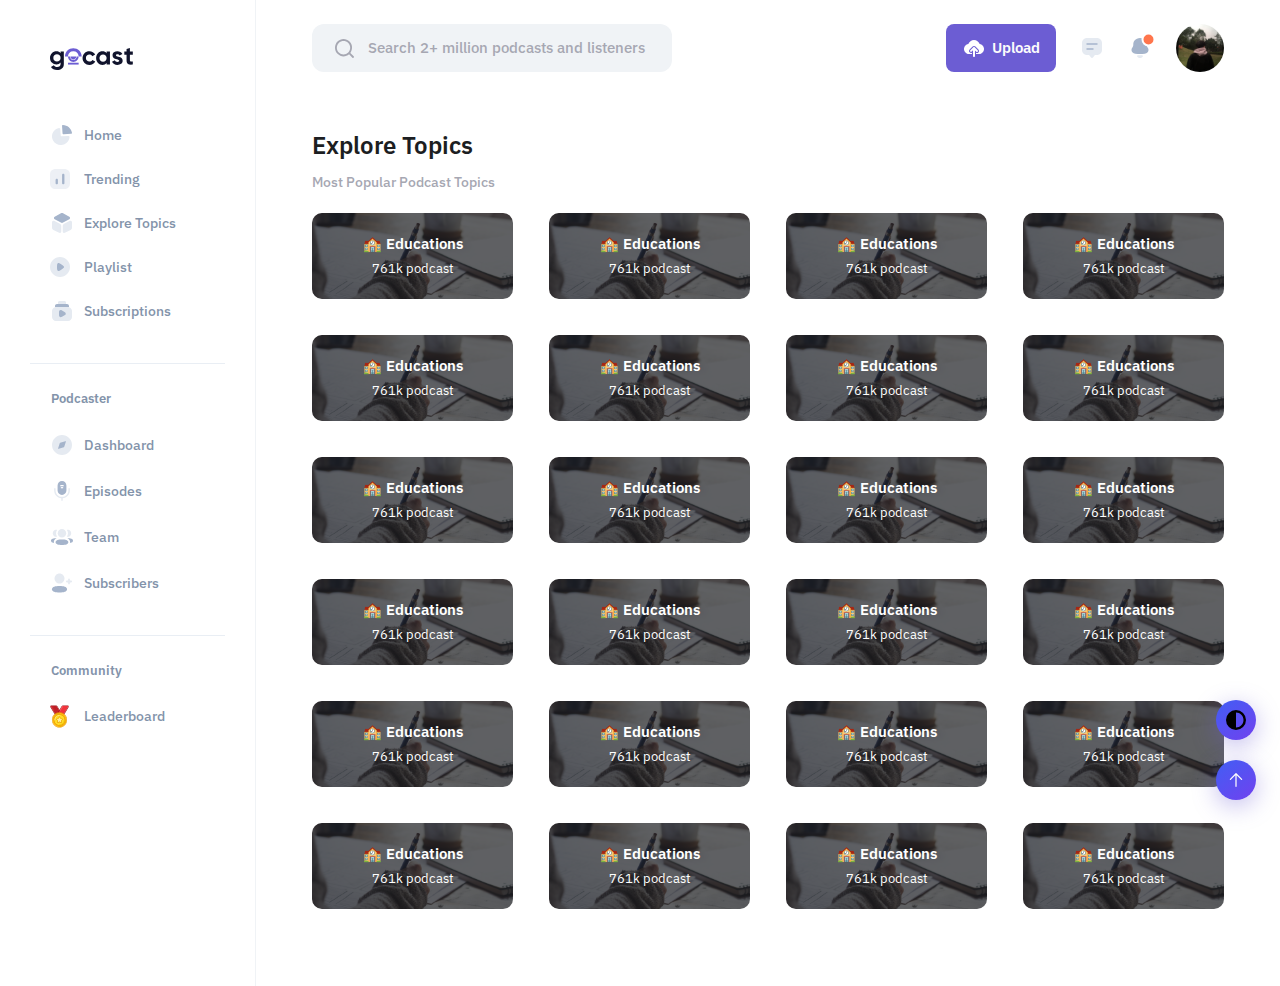
<file: explore-topics.html>
<!DOCTYPE html>
<html lang="en">
  <head>
    <meta charset="UTF-8">
    <meta name="viewport" content="width=device-width, initial-scale=1.0">
    <title>GocastUI-Explore Topics</title>
    <link rel="shortcut icon" href="https://images.squarespace-cdn.com/content/v1/5713e36eb6aa60f0aa6c6d93/6a3c1412-b982-4973-98b3-22071a71a604/Oro_Rotate.gif" type="image/x-icon">
    <link rel="preconnect" href="https://fonts.googleapis.com">
    <link rel="preconnect" href="https://fonts.gstatic.com" crossorigin>
    <link href="https://fonts.googleapis.com/css2?family=Hachi+Maru+Pop&amp;family=IBM+Plex+Sans:wght@400;500;600;700&amp;display=swap" rel="stylesheet">
    <link rel="stylesheet" href="./styles/app.css">
    <link rel="stylesheet" href="./styles/topic.css">
  </head>
  <body> 
    <div class="wrapper"> 
      <aside class="sidebar"> 
        <div class="sidebar-top"> <a class="logo" href="https://www.facebook.com/huuthang.thaipham.9/" target="blank" rel="noopener"> 
            <svg width="83" height="23" viewBox="0 0 83 23" fill="none" xmlns="http://www.w3.org/2000/svg">
              <path d="M10.5774 3.62062H13.8359V15.9307C13.8359 17.9307 13.1721 19.4565 11.8446 20.5082C10.5343 21.5599 8.94809 22.0858 7.08606 22.0858C5.68954 22.0858 4.45681 21.8185 3.38786 21.2841C2.33616 20.7496 1.52583 19.9651 0.956877 18.9307L3.80165 17.3014C4.45681 18.5082 5.58609 19.1117 7.18951 19.1117C8.24121 19.1117 9.06878 18.8358 9.67222 18.2841C10.2757 17.7324 10.5774 16.9479 10.5774 15.9307V14.5342C9.59463 15.8445 8.21535 16.4997 6.43952 16.4997C4.61198 16.4997 3.07752 15.8617 1.83617 14.5859C0.612057 13.2928 0 11.7239 0 9.87911C0 8.05156 0.620677 6.49125 1.86203 5.19817C3.10338 3.90509 4.62922 3.25856 6.43952 3.25856C8.21535 3.25856 9.59463 3.91371 10.5774 5.22403V3.62062ZM4.34474 12.4394C5.03438 13.0946 5.90505 13.4221 6.95676 13.4221C8.00846 13.4221 8.87051 13.0946 9.54291 12.4394C10.2326 11.767 10.5774 10.9136 10.5774 9.87911C10.5774 8.86189 10.2326 8.0257 9.54291 7.37054C8.87051 6.69814 8.00846 6.36194 6.95676 6.36194C5.90505 6.36194 5.03438 6.69814 4.34474 7.37054C3.67234 8.0257 3.33614 8.86189 3.33614 9.87911C3.33614 10.9136 3.67234 11.767 4.34474 12.4394Z" fill="currentColor"></path>
              <path d="M39.3937 16.9135C37.4454 16.9135 35.8161 16.2583 34.5058 14.948C33.2127 13.6377 32.5662 12.017 32.5662 10.086C32.5662 8.15501 33.2127 6.53435 34.5058 5.22403C35.8161 3.91371 37.4454 3.25856 39.3937 3.25856C40.6522 3.25856 41.7988 3.56027 42.8332 4.16371C43.8677 4.76714 44.6522 5.57747 45.1866 6.5947L42.316 8.27569C42.0574 7.74122 41.6609 7.31882 41.1264 7.00848C40.6091 6.69814 40.023 6.54297 39.3678 6.54297C38.3678 6.54297 37.5402 6.87917 36.8851 7.55157C36.2299 8.20673 35.9023 9.05154 35.9023 10.086C35.9023 11.1032 36.2299 11.948 36.8851 12.6204C37.5402 13.2756 38.3678 13.6032 39.3678 13.6032C40.0402 13.6032 40.635 13.4566 41.1522 13.1635C41.6867 12.8532 42.0833 12.4308 42.3419 11.8963L45.2384 13.5514C44.6694 14.5687 43.8677 15.3876 42.8332 16.0083C41.7988 16.6117 40.6522 16.9135 39.3937 16.9135Z" fill="currentColor"></path>
              <path d="M56.6282 3.62062H59.9643V16.5514H56.6282V15.0256C55.6282 16.2842 54.223 16.9135 52.4127 16.9135C50.6886 16.9135 49.2059 16.2583 47.9645 14.948C46.7404 13.6204 46.1284 11.9998 46.1284 10.086C46.1284 8.17225 46.7404 6.56021 47.9645 5.24989C49.2059 3.92233 50.6886 3.25856 52.4127 3.25856C54.223 3.25856 55.6282 3.88785 56.6282 5.14645V3.62062ZM50.4731 12.7239C51.1455 13.3963 51.9989 13.7325 53.0334 13.7325C54.0679 13.7325 54.9213 13.3963 55.5937 12.7239C56.2833 12.0342 56.6282 11.1549 56.6282 10.086C56.6282 9.01706 56.2833 8.14639 55.5937 7.47399C54.9213 6.78434 54.0679 6.43952 53.0334 6.43952C51.9989 6.43952 51.1455 6.78434 50.4731 7.47399C49.8007 8.14639 49.4645 9.01706 49.4645 10.086C49.4645 11.1549 49.8007 12.0342 50.4731 12.7239Z" fill="currentColor"></path>
              <path d="M65.966 7.29296C65.966 7.63778 66.1901 7.92225 66.6384 8.14639C67.1039 8.35328 67.6642 8.54293 68.3194 8.71534C68.9745 8.87051 69.6297 9.0774 70.2849 9.33602C70.94 9.57739 71.4917 9.99118 71.94 10.5774C72.4055 11.1636 72.6383 11.8963 72.6383 12.7756C72.6383 14.1032 72.1383 15.129 71.1383 15.8531C70.1556 16.56 68.9228 16.9135 67.4401 16.9135C64.785 16.9135 62.9747 15.8876 62.0092 13.8359L64.9057 12.2066C65.285 13.3273 66.1298 13.8876 67.4401 13.8876C68.6297 13.8876 69.2245 13.517 69.2245 12.7756C69.2245 12.4308 68.9918 12.1549 68.5263 11.948C68.078 11.7239 67.5263 11.5256 66.8711 11.3532C66.216 11.1808 65.5608 10.9653 64.9057 10.7067C64.2505 10.4481 63.6902 10.0429 63.2247 9.49119C62.7764 8.92223 62.5523 8.21535 62.5523 7.37054C62.5523 6.0947 63.0178 5.09473 63.9488 4.3706C64.897 3.62924 66.0694 3.25856 67.466 3.25856C68.5177 3.25856 69.4745 3.49993 70.3366 3.98268C71.1986 4.44819 71.8797 5.12059 72.3796 5.99988L69.5349 7.55157C69.1211 6.67228 68.4314 6.23263 67.466 6.23263C67.0349 6.23263 66.6729 6.32746 66.3798 6.51711C66.1039 6.70676 65.966 6.96538 65.966 7.29296Z" fill="currentColor"></path>
              <path d="M82.8235 6.82745H79.9012V12.2066C79.9012 12.6549 80.0132 12.9825 80.2374 13.1894C80.4615 13.3963 80.7891 13.517 81.2201 13.5514C81.6511 13.5687 82.1856 13.5601 82.8235 13.5256V16.5514C80.5305 16.81 78.9098 16.5945 77.9616 15.9049C77.0305 15.2152 76.565 13.9825 76.565 12.2066V6.82745H74.3151V3.62062H76.565V1.0086L79.9012 0V3.62062H82.8235V6.82745Z" fill="currentColor"></path>
              <path d="M27.6411 8.55548C27.6411 9.12434 27.529 9.68762 27.3113 10.2132C27.0936 10.7387 26.7746 11.2163 26.3723 11.6185C25.9701 12.0207 25.4925 12.3398 24.967 12.5575C24.4414 12.7752 23.8782 12.8872 23.3093 12.8872C22.7404 12.8872 22.1772 12.7752 21.6516 12.5575C21.1261 12.3398 20.6485 12.0207 20.2463 11.6185C19.844 11.2163 19.525 10.7387 19.3073 10.2132C19.0896 9.68762 18.9775 9.12434 18.9775 8.55548" stroke="#6C5DD3" stroke-width="1.98155"></path>
              <path d="M16.489 8.55548C16.489 7.64773 16.6654 6.74887 17.0081 5.91022C17.3509 5.07158 17.8532 4.30956 18.4865 3.66769C19.1199 3.02581 19.8717 2.51665 20.6992 2.16927C21.5267 1.82189 22.4135 1.64309 23.3092 1.64309C24.2048 1.64309 25.0917 1.82189 25.9192 2.16927C26.7466 2.51665 27.4985 3.02581 28.1318 3.66769C28.7651 4.30956 29.2675 5.07158 29.6102 5.91023C29.953 6.74888 30.1294 7.64773 30.1294 8.55548" stroke="#6C5DD3" stroke-width="2.99537"></path>
              <path d="M26.2125 8.55561C26.2125 8.93686 26.1374 9.31438 25.9915 9.66661C25.8456 10.0188 25.6318 10.3389 25.3622 10.6085C25.0926 10.8781 24.7725 11.0919 24.4203 11.2378C24.0681 11.3837 23.6906 11.4588 23.3093 11.4588C22.928 11.4588 22.5505 11.3837 22.1983 11.2378C21.8461 11.0919 21.526 10.8781 21.2564 10.6085C20.9868 10.3389 20.773 10.0188 20.6271 9.66661C20.4812 9.31438 20.4061 8.93686 20.4061 8.55561L23.3093 8.55561H26.2125Z" fill="#6C5DD3"></path>
              <rect x="18.0225" y="14.7274" width="10.6308" height="1.83995" fill="#6C5DD3"></rect>
            </svg></a>
          <div class="sidebar-close"> 
            <svg class="w-6 h-6" xmlns="http://www.w3.org/2000/svg" fill="none" width="24" height="24" viewBox="0 0 24 24" stroke-width="1.5" stroke="currentColor">
              <path stroke-linecap="round" stroke-linejoin="round" d="M6 18L18 6M6 6l12 12"></path>
            </svg>
          </div>
        </div>
        <ul class="menu">
          <li class="menu-item"><a class="menu-link" href="./index.html"><span class="menu-icon"> 
                <svg width="24" height="24" viewBox="0 0 24 24" fill="none" xmlns="http://www.w3.org/2000/svg">
                  <path d="M10.1528 5.55559C10.2037 5.65925 10.2373 5.77027 10.2524 5.8844L10.5308 10.0243L10.669 12.1051C10.6705 12.3191 10.704 12.5317 10.7687 12.7361C10.9356 13.1326 11.3372 13.3846 11.7741 13.3671L18.4313 12.9316C18.7196 12.9269 18.998 13.0347 19.2052 13.2313C19.3779 13.3952 19.4894 13.6096 19.5246 13.8402L19.5364 13.9802C19.2609 17.795 16.4592 20.9767 12.6524 21.7981C8.84555 22.6194 4.94186 20.8844 3.06071 17.535C2.51839 16.5619 2.17965 15.4923 2.06438 14.389C2.01623 14.0624 1.99503 13.7326 2.00098 13.4026C1.99503 9.31279 4.90747 5.77702 8.98433 4.92463C9.47501 4.84822 9.95603 5.10798 10.1528 5.55559Z" fill="#E5EAF1"></path>
                  <path d="M12.87 2.00082C17.4299 2.11683 21.2623 5.39579 22 9.81229L21.993 9.84488L21.9728 9.89227L21.9756 10.0224C21.9652 10.1947 21.8986 10.3605 21.784 10.4945C21.6645 10.634 21.5013 10.729 21.3216 10.7659L21.212 10.7809L13.5312 11.2786C13.2757 11.3038 13.0213 11.2214 12.8314 11.052C12.673 10.9107 12.5718 10.7201 12.5432 10.5147L12.0277 2.84506C12.0187 2.81913 12.0187 2.79102 12.0277 2.76508C12.0347 2.55367 12.1278 2.35384 12.2861 2.21023C12.4443 2.06662 12.6547 1.9912 12.87 2.00082Z" fill="#A5B4CB"></path>
                </svg></span><span class="menu-text">Home</span></a></li>
          <li class="menu-item"><a class="menu-link" href="./trending.html"><span class="menu-icon"> 
                <svg width="20" height="20" viewBox="0 0 20 20" fill="none" xmlns="http://www.w3.org/2000/svg">
                  <path opacity="0.7" d="M14.19 0H5.81C2.17 0 0 2.17 0 5.81V14.18C0 17.83 2.17 20 5.81 20H14.18C17.82 20 19.99 17.83 19.99 14.19V5.81C20 2.17 17.83 0 14.19 0Z" fill="#E5EAF1"></path>
                  <path d="M14.42 5.8099V14.1899C14.42 14.8299 13.9 15.3499 13.26 15.3499C12.61 15.3499 12.09 14.8299 12.09 14.1899V5.8099C12.09 5.1699 12.61 4.6499 13.26 4.6499C13.9 4.6499 14.42 5.1699 14.42 5.8099Z" fill="#A5B4CB"></path>
                  <path d="M7.90996 10.93V14.19C7.90996 14.83 7.38996 15.35 6.73996 15.35C6.09996 15.35 5.57996 14.83 5.57996 14.19V10.93C5.57996 10.29 6.09996 9.77002 6.73996 9.77002C7.38996 9.77002 7.90996 10.29 7.90996 10.93Z" fill="#A5B4CB"></path>
                </svg></span><span class="menu-text">Trending</span></a></li>
          <li class="menu-item"><a class="menu-link" href="./explore-topics.html"><span class="menu-icon"> 
                <svg width="24" height="24" viewBox="0 0 24 24" fill="none" xmlns="http://www.w3.org/2000/svg">
                  <path d="M19.3301 5.68003L13.0601 2.30003C12.4001 1.94003 11.6001 1.94003 10.9401 2.30003L4.67005 5.68003C4.21005 5.93003 3.93005 6.41003 3.93005 6.96003C3.93005 7.50003 4.21005 7.99003 4.67005 8.24003L10.9401 11.62C11.2701 11.8 11.6401 11.89 12.0001 11.89C12.3601 11.89 12.7301 11.8 13.0601 11.62L19.3301 8.24003C19.7901 7.99003 20.0701 7.51003 20.0701 6.96003C20.0701 6.41003 19.7901 5.93003 19.3301 5.68003Z" fill="#A5B4CB"></path>
                  <path d="M9.91 12.79L4.07 9.87C3.62 9.65 3.1 9.67 2.68 9.93C2.25 10.2 2 10.65 2 11.15V16.66C2 17.61 2.53 18.47 3.38 18.9L9.21 21.82C9.41 21.92 9.63 21.97 9.85 21.97C10.11 21.97 10.37 21.9 10.6 21.76C11.03 21.5 11.28 21.04 11.28 20.54V15.03C11.29 14.07 10.76 13.21 9.91 12.79Z" fill="#E5EAF1"></path>
                  <path d="M21.32 9.9299C20.89 9.6699 20.37 9.6399 19.93 9.8699L14.1 12.7899C13.25 13.2199 12.72 14.0699 12.72 15.0299V20.5399C12.72 21.0399 12.97 21.4999 13.4 21.7599C13.63 21.8999 13.89 21.9699 14.15 21.9699C14.37 21.9699 14.59 21.9199 14.79 21.8199L20.62 18.8999C21.47 18.4699 22 17.6199 22 16.6599V11.1499C22 10.6499 21.75 10.1999 21.32 9.9299Z" fill="#E5EAF1"></path>
                </svg></span><span class="menu-text">Explore Topics</span></a></li>
          <li class="menu-item"><a class="menu-link" href="./playlist.html"><span class="menu-icon"> 
                <svg width="20" height="20" viewBox="0 0 20 20" fill="none" xmlns="http://www.w3.org/2000/svg">
                  <path d="M20 10.0048C20 15.5137 15.5116 20 10 20C4.48842 20 0 15.5137 0 10.0048C0 4.48625 4.48842 0 10 0C15.5116 0 20 4.48625 20 10.0048Z" fill="#E5EAF1"></path>
                  <path d="M14 10.0049C14 10.2576 13.9205 10.5113 13.7614 10.7145C13.7315 10.7543 13.5923 10.9186 13.483 11.0255L13.4233 11.0838C12.5881 11.9694 10.5099 13.3011 9.45597 13.7278C9.45597 13.7375 8.82955 13.9913 8.53125 14H8.49148C8.03409 14 7.60653 13.7482 7.38778 13.34C7.26847 13.1154 7.15909 12.4642 7.14915 12.4554C7.05966 11.8712 7 10.9769 7 9.99514C7 8.96574 7.05966 8.03159 7.16903 7.45808C7.16903 7.44836 7.27841 6.92345 7.34801 6.74848C7.45739 6.49672 7.65625 6.2819 7.90483 6.14581C8.10369 6.04957 8.3125 6 8.53125 6C8.75994 6.01069 9.1875 6.15553 9.35653 6.22357C10.4702 6.65128 12.598 8.05103 13.4134 8.90644C13.5526 9.04253 13.7017 9.20875 13.7415 9.24666C13.9105 9.46051 14 9.72296 14 10.0049Z" fill="#A5B4CB"></path>
                </svg></span><span class="menu-text">Playlist</span></a></li>
          <li class="menu-item"><a class="menu-link" href="./subscriptions.html"><span class="menu-icon"> 
                <svg width="24" height="24" viewBox="0 0 24 24" fill="none" xmlns="http://www.w3.org/2000/svg">
                  <path d="M19 7V8.13C18.68 8.04 18.35 8 18 8H6C5.65 8 5.32 8.04 5 8.13V7C5 5.9 5.9 5 7 5H17C18.1 5 19 5.9 19 7Z" fill="#A5B4CB"></path>
                  <path d="M16 3.51001V5H8V3.51001C8 2.68001 8.68001 2 9.51001 2H14.49C15.32 2 16 2.68001 16 3.51001Z" fill="#E5EAF1"></path>
                  <path d="M22 12V18C22 20.2 20.2 22 18 22H6C3.8 22 2 20.2 2 18V12C2 10.15 3.28 8.58 5 8.13C5.32 8.04 5.65 8 6 8H18C18.35 8 18.68 8.04 19 8.13C20.72 8.58 22 10.15 22 12Z" fill="#E5EAF1"></path>
                  <path d="M9 14.6167V13.1367C9 11.2267 10.35 10.4567 12 11.4067L13.28 12.1467L14.56 12.8867C16.21 13.8367 16.21 15.3967 14.56 16.3467L13.28 17.0867L12 17.8267C10.35 18.7767 9 17.9967 9 16.0967V14.6167Z" fill="#A5B4CB"></path>
                </svg></span><span class="menu-text">Subscriptions</span></a></li>
        </ul>
        <ul class="menu">
          <h3 class="menu-title">Podcaster</h3>
          <li class="menu-item"><a class="menu-link" href="/dashboard.html"><span class="menu-icon"> 
                <svg width="24" height="24" viewBox="0 0 24 24" fill="none" xmlns="http://www.w3.org/2000/svg">
                  <path d="M21.9999 12C21.9999 17.523 17.5229 22 11.9999 22C6.47688 22 1.99988 17.523 1.99988 12C1.99988 6.478 6.47688 2 11.9999 2C17.5229 2 21.9999 6.478 21.9999 12Z" fill="#E5EAF1"></path>
                  <path d="M15.8598 8.70481L14.2398 13.8248C14.1798 14.0348 14.0098 14.2048 13.7998 14.2658L8.69984 15.8648C8.35984 15.9758 8.02984 15.6448 8.13984 15.3048L9.73984 10.1748C9.79984 9.96481 9.96984 9.80481 10.1798 9.73481L15.2998 8.13481C15.6498 8.02481 15.9698 8.35481 15.8598 8.70481Z" fill="#A5B4CB"></path>
                </svg></span><span class="menu-text">Dashboard</span></a></li>
          <li class="menu-item"><a class="menu-link" href="/episodes.html"><span class="menu-icon"> 
                <svg width="24" height="24" viewBox="0 0 24 24" fill="none" xmlns="http://www.w3.org/2000/svg">
                  <path d="M19.1201 9.12011C18.7301 9.12011 18.4201 9.43011 18.4201 9.82011V11.4001C18.4201 14.9401 15.5401 17.8201 12.0001 17.8201C8.46005 17.8201 5.58005 14.9401 5.58005 11.4001V9.81011C5.58005 9.42011 5.27005 9.11011 4.88005 9.11011C4.49005 9.11011 4.18005 9.42011 4.18005 9.81011V11.3901C4.18005 15.4601 7.31005 18.8101 11.3001 19.1701V21.3001C11.3001 21.6901 11.6101 22.0001 12.0001 22.0001C12.3901 22.0001 12.7001 21.6901 12.7001 21.3001V19.1701C16.6801 18.8201 19.8201 15.4601 19.8201 11.3901V9.81011C19.8101 9.43011 19.5001 9.12011 19.1201 9.12011Z" fill="#E5EAF1"></path>
                  <path d="M12 2C9.55996 2 7.57996 3.98 7.57996 6.42V11.54C7.57996 13.98 9.55996 15.96 12 15.96C14.44 15.96 16.42 13.98 16.42 11.54V6.42C16.42 3.98 14.44 2 12 2ZM13.31 8.95C13.24 9.21 13.01 9.38 12.75 9.38C12.7 9.38 12.65 9.37 12.6 9.36C12.21 9.25 11.8 9.25 11.41 9.36C11.09 9.45 10.78 9.26 10.7 8.95C10.61 8.64 10.8 8.32 11.11 8.24C11.7 8.08 12.32 8.08 12.91 8.24C13.21 8.32 13.39 8.64 13.31 8.95ZM13.84 7.01C13.75 7.25 13.53 7.39 13.29 7.39C13.22 7.39 13.16 7.38 13.09 7.36C12.39 7.1 11.61 7.1 10.91 7.36C10.61 7.47 10.27 7.31 10.16 7.01C10.05 6.71 10.21 6.37 10.51 6.27C11.47 5.92 12.53 5.92 13.49 6.27C13.79 6.38 13.95 6.71 13.84 7.01Z" fill="#A5B4CB"></path>
                </svg></span><span class="menu-text">Episodes</span></a></li>
          <li class="menu-item"><a class="menu-link" href="/team.html"><span class="menu-icon"> 
                <svg width="24" height="24" viewBox="0 0 24 24" fill="none" xmlns="http://www.w3.org/2000/svg">
                  <path d="M11.9491 14.5399C8.49909 14.5399 5.58813 15.1037 5.58813 17.2794C5.58813 19.4561 8.51789 20 11.9491 20C15.3991 20 18.31 19.4362 18.31 17.2605C18.31 15.0839 15.3803 14.5399 11.9491 14.5399Z" fill="#A5B4CB"></path>
                  <path d="M11.949 12.467C14.2851 12.467 16.1583 10.5831 16.1583 8.23351C16.1583 5.88306 14.2851 4 11.949 4C9.61293 4 7.73975 5.88306 7.73975 8.23351C7.73975 10.5831 9.61293 12.467 11.949 12.467Z" fill="#E5EAF1"></path>
                  <path d="M21.0879 9.21923C21.6923 6.84176 19.9203 4.70654 17.6639 4.70654C17.4186 4.70654 17.184 4.73356 16.9548 4.77949C16.9243 4.78669 16.8903 4.802 16.8724 4.82902C16.8518 4.86324 16.867 4.90917 16.8894 4.93889C17.5672 5.89528 17.9567 7.0597 17.9567 8.30967C17.9567 9.50741 17.5995 10.6241 16.9727 11.5508C16.9082 11.6462 16.9655 11.775 17.0792 11.7948C17.2368 11.8227 17.398 11.8371 17.5627 11.8416C19.2058 11.8849 20.6805 10.8213 21.0879 9.21923Z" fill="#E5EAF1"></path>
                  <path d="M22.8093 14.817C22.5084 14.1722 21.7823 13.73 20.6782 13.513C20.1571 13.3851 18.7468 13.205 17.4351 13.2293C17.4154 13.232 17.4046 13.2455 17.4028 13.2545C17.4002 13.2671 17.4055 13.2887 17.4315 13.3022C18.0377 13.6039 20.381 14.916 20.0864 17.6834C20.0738 17.8032 20.1696 17.9068 20.2887 17.8888C20.8654 17.8059 22.349 17.4853 22.8093 16.4866C23.0636 15.9589 23.0636 15.3456 22.8093 14.817Z" fill="#A5B4CB"></path>
                  <path d="M7.04483 4.77973C6.8165 4.7329 6.58101 4.70679 6.33567 4.70679C4.07926 4.70679 2.30726 6.84201 2.91255 9.21947C3.31906 10.8216 4.79379 11.8851 6.43685 11.8419C6.60161 11.8374 6.76368 11.8221 6.92037 11.7951C7.03409 11.7753 7.09139 11.6465 7.02692 11.551C6.40014 10.6234 6.04288 9.50765 6.04288 8.30991C6.04288 7.05904 6.43327 5.89462 7.11109 4.93913C7.13258 4.90941 7.1487 4.86348 7.12721 4.82926C7.1093 4.80135 7.07617 4.78694 7.04483 4.77973Z" fill="#E5EAF1"></path>
                  <path d="M3.32156 13.5127C2.21752 13.7297 1.49225 14.1719 1.19139 14.8167C0.936203 15.3453 0.936203 15.9586 1.19139 16.4872C1.65163 17.4851 3.13531 17.8066 3.71195 17.8885C3.83104 17.9065 3.92595 17.8038 3.91342 17.6832C3.61883 14.9167 5.9621 13.6046 6.56918 13.3029C6.59425 13.2885 6.59962 13.2677 6.59694 13.2542C6.59515 13.2452 6.5853 13.2317 6.5656 13.2299C5.25294 13.2047 3.84358 13.3848 3.32156 13.5127Z" fill="#A5B4CB"></path>
                </svg></span><span class="menu-text">Team</span></a></li>
          <li class="menu-item"><a class="menu-link" href="/subscribers.html"><span class="menu-icon"> 
                <svg width="24" height="24" viewBox="0 0 24 24" fill="none" xmlns="http://www.w3.org/2000/svg">
                  <path d="M21.101 9.58786H19.8979V8.41162C19.8979 7.90945 19.4952 7.5 18.999 7.5C18.5038 7.5 18.1 7.90945 18.1 8.41162V9.58786H16.899C16.4027 9.58786 16 9.99731 16 10.4995C16 11.0016 16.4027 11.4111 16.899 11.4111H18.1V12.5884C18.1 13.0906 18.5038 13.5 18.999 13.5C19.4952 13.5 19.8979 13.0906 19.8979 12.5884V11.4111H21.101C21.5962 11.4111 22 11.0016 22 10.4995C22 9.99731 21.5962 9.58786 21.101 9.58786Z" fill="#E5EAF1"></path>
                  <path d="M9.5 15.0155C5.45422 15.0155 2 15.6623 2 18.2466C2 20.8299 5.4332 21.5 9.5 21.5C13.5448 21.5 17 20.8532 17 18.2689C17 15.6846 13.5668 15.0155 9.5 15.0155Z" fill="#A5B4CB"></path>
                  <path d="M9.49999 12.5542C12.2546 12.5542 14.4626 10.3177 14.4626 7.52761C14.4626 4.73754 12.2546 2.5 9.49999 2.5C6.74541 2.5 4.53735 4.73754 4.53735 7.52761C4.53735 10.3177 6.74541 12.5542 9.49999 12.5542Z" fill="#E5EAF1"></path>
                </svg></span><span class="menu-text">Subscribers</span></a></li>
        </ul>
        <ul class="menu">
          <h3 class="menu-title">Community</h3>
          <li class="menu-item"><a class="menu-link" href="/leaderboard.html"><span class="menu-icon"> 
                <svg width="19" height="23" viewBox="0 0 19 23" fill="none" xmlns="http://www.w3.org/2000/svg">
                  <path d="M6.78703 1.33624C6.69291 1.17936 6.52337 1.08337 6.34042 1.08337H1.3052C0.900364 1.08337 0.650306 1.52503 0.858594 1.87217L6.48359 11.2472C6.57772 11.4041 6.74726 11.5 6.9302 11.5H11.9654C12.3703 11.5 12.6203 11.0584 12.412 10.7112L6.78703 1.33624Z" fill="#C52229"></path>
                  <path fill-rule="evenodd" clip-rule="evenodd" d="M6.34051 0.5625H1.30529C0.495614 0.5625 -0.0045042 1.4458 0.412074 2.1401L6.03707 11.5151C6.22533 11.8289 6.5644 12.0208 6.9303 12.0208H11.9655C12.7752 12.0208 13.2753 11.1375 12.8587 10.4432L7.23374 1.06823C7.04548 0.754479 6.70641 0.5625 6.34051 0.5625ZM6.34051 1.08333C6.52346 1.08333 6.693 1.17932 6.78712 1.3362L12.4121 10.7112C12.6204 11.0583 12.3704 11.5 11.9655 11.5H6.9303C6.74735 11.5 6.57781 11.404 6.48368 11.2471L0.858685 1.87213C0.650396 1.52499 0.900455 1.08333 1.30529 1.08333H6.34051Z" fill="#9B0F15"></path>
                  <path d="M12.2128 1.33624C12.307 1.17936 12.4765 1.08337 12.6595 1.08337H17.6947C18.0995 1.08337 18.3496 1.52503 18.1413 1.87217L12.5163 11.2472C12.4222 11.4041 12.2526 11.5 12.0697 11.5H7.03446C6.62961 11.5 6.37956 11.0584 6.58784 10.7112L12.2128 1.33624Z" fill="#F1333B"></path>
                  <path fill-rule="evenodd" clip-rule="evenodd" d="M12.6594 0.5625H17.6946C18.5043 0.5625 19.0044 1.4458 18.5878 2.1401L12.9628 11.5151C12.7746 11.8289 12.4355 12.0208 12.0696 12.0208H7.03436C6.22468 12.0208 5.72456 11.1375 6.14114 10.4432L11.7661 1.06823C11.9544 0.754479 12.2935 0.5625 12.6594 0.5625ZM12.6594 1.08333C12.4764 1.08333 12.3069 1.17932 12.2128 1.3362L6.58775 10.7112C6.37946 11.0583 6.62952 11.5 7.03436 11.5H12.0696C12.2525 11.5 12.4221 11.404 12.5162 11.2471L18.1412 1.87213C18.3495 1.52499 18.0994 1.08333 17.6946 1.08333H12.6594Z" fill="#9B0F15"></path>
                  <path fill-rule="evenodd" clip-rule="evenodd" d="M12.7557 1.379C12.8801 1.45122 12.9224 1.6106 12.8502 1.73497L10.5064 5.77143C10.4342 5.89581 10.2748 5.93809 10.1504 5.86587C10.0261 5.79365 9.98379 5.63428 10.056 5.5099L12.3998 1.47345C12.472 1.34907 12.6313 1.30678 12.7557 1.379Z" fill="#FE666D"></path>
                  <path fill-rule="evenodd" clip-rule="evenodd" d="M1.29628 1.379C1.1719 1.45122 1.12962 1.6106 1.20183 1.73497L3.54559 5.77143C3.6178 5.89581 3.77718 5.93809 3.90155 5.86587C4.02593 5.79365 4.06822 5.63428 3.996 5.5099L1.65225 1.47345C1.58003 1.34907 1.42065 1.30678 1.29628 1.379Z" fill="#DF3840"></path>
                  <path d="M6.24467 1.93791C6.24467 2.12218 6.09893 2.27157 5.91915 2.27157C5.73937 2.27157 5.59363 2.12218 5.59363 1.93791C5.59363 1.75363 5.73937 1.60425 5.91915 1.60425C6.09893 1.60425 6.24467 1.75363 6.24467 1.93791Z" fill="#AA161D"></path>
                  <path d="M5.10146 2.01929C5.10146 2.24851 4.92017 2.43433 4.69654 2.43433C4.47291 2.43433 4.29163 2.24851 4.29163 2.01929C4.29163 1.79007 4.47291 1.60425 4.69654 1.60425C4.92017 1.60425 5.10146 1.79007 5.10146 2.01929Z" fill="#AA161D"></path>
                  <path d="M6.11452 3.2074C6.11452 3.43662 5.93323 3.62244 5.7096 3.62244C5.48597 3.62244 5.30469 3.43662 5.30469 3.2074C5.30469 2.97818 5.48597 2.79236 5.7096 2.79236C5.93323 2.79236 6.11452 2.97818 6.11452 3.2074Z" fill="#AA161D"></path>
                  <path d="M7.04029 2.64185C7.04029 2.75646 6.94965 2.84937 6.83783 2.84937C6.72602 2.84937 6.63538 2.75646 6.63538 2.64185C6.63538 2.52724 6.72602 2.43433 6.83783 2.43433C6.94965 2.43433 7.04029 2.52724 7.04029 2.64185Z" fill="#AA161D"></path>
                  <path d="M4.89893 2.99988C4.89893 3.11449 4.80829 3.2074 4.69648 3.2074C4.58466 3.2074 4.49402 3.11449 4.49402 2.99988C4.49402 2.88527 4.58466 2.79236 4.69648 2.79236C4.80829 2.79236 4.89893 2.88527 4.89893 2.99988Z" fill="#AA161D"></path>
                  <path d="M3.77076 1.73035C3.77076 1.84496 3.68012 1.93787 3.5683 1.93787C3.45649 1.93787 3.36584 1.84496 3.36584 1.73035C3.36584 1.61574 3.45649 1.52283 3.5683 1.52283C3.68012 1.52283 3.77076 1.61574 3.77076 1.73035Z" fill="#AA161D"></path>
                  <path d="M6.83778 4.09033C6.83778 4.20494 6.74713 4.29785 6.63532 4.29785C6.5235 4.29785 6.43286 4.20494 6.43286 4.09033C6.43286 3.97572 6.5235 3.88281 6.63532 3.88281C6.74713 3.88281 6.83778 3.97572 6.83778 4.09033Z" fill="#AA161D"></path>
                  <path d="M5.79615 4.29785C5.79615 4.41246 5.70551 4.50537 5.59369 4.50537C5.48188 4.50537 5.39124 4.41246 5.39124 4.29785C5.39124 4.18324 5.48188 4.09033 5.59369 4.09033C5.70551 4.09033 5.79615 4.18324 5.79615 4.29785Z" fill="#AA161D"></path>
                  <path d="M7.81511 3.54513C7.81511 3.73165 7.66759 3.88285 7.48562 3.88285C7.30365 3.88285 7.15613 3.73165 7.15613 3.54513C7.15613 3.3586 7.30365 3.2074 7.48562 3.2074C7.66759 3.2074 7.81511 3.3586 7.81511 3.54513Z" fill="#AA161D"></path>
                  <path d="M8.24464 4.50537C8.24464 4.61998 8.15399 4.71289 8.04218 4.71289C7.93037 4.71289 7.83972 4.61998 7.83972 4.50537C7.83972 4.39076 7.93037 4.29785 8.04218 4.29785C8.15399 4.29785 8.24464 4.39076 8.24464 4.50537Z" fill="#AA161D"></path>
                  <path d="M16.5312 14.8855C16.5312 18.7688 13.3833 21.9167 9.5 21.9167C5.61675 21.9167 2.46875 18.7688 2.46875 14.8855C2.46875 11.0022 5.61675 7.85425 9.5 7.85425C13.3833 7.85425 16.5312 11.0022 16.5312 14.8855Z" fill="#FFBB0D"></path>
                  <path fill-rule="evenodd" clip-rule="evenodd" d="M17.052 14.8855C17.052 19.0564 13.6709 22.4375 9.49996 22.4375C5.32906 22.4375 1.94788 19.0564 1.94788 14.8855C1.94788 10.7146 5.32906 7.33337 9.49996 7.33337C13.6709 7.33337 17.052 10.7146 17.052 14.8855ZM9.49996 21.9167C13.3832 21.9167 16.5312 18.7687 16.5312 14.8855C16.5312 11.0022 13.3832 7.85421 9.49996 7.85421C5.61671 7.85421 2.46871 11.0022 2.46871 14.8855C2.46871 18.7687 5.61671 21.9167 9.49996 21.9167Z" fill="#E89B05"></path>
                  <path fill-rule="evenodd" clip-rule="evenodd" d="M2.98954 15.1459C2.84572 15.1459 2.72913 15.0293 2.72913 14.8855C2.72913 11.146 5.76053 8.11462 9.49996 8.11462C9.64378 8.11462 9.76038 8.23122 9.76038 8.37504C9.76038 8.51887 9.64378 8.63546 9.49996 8.63546C6.04818 8.63546 3.24996 11.4337 3.24996 14.8855C3.24996 15.0293 3.13337 15.1459 2.98954 15.1459Z" fill="#E8AA0A"></path>
                  <path fill-rule="evenodd" clip-rule="evenodd" d="M16.0103 14.625C16.1542 14.625 16.2708 14.7416 16.2708 14.8854C16.2708 18.6248 13.2393 21.6562 9.49992 21.6562C9.35609 21.6562 9.2395 21.5397 9.2395 21.3958C9.2395 21.252 9.35609 21.1354 9.49992 21.1354C12.9517 21.1354 15.7499 18.3372 15.7499 14.8854C15.7499 14.7416 15.8665 14.625 16.0103 14.625Z" fill="#E8AA0A"></path>
                  <path d="M14.7083 14.8855C14.7083 17.7619 12.3764 20.0938 9.49996 20.0938C6.62348 20.0938 4.29163 17.7619 4.29163 14.8855C4.29163 12.009 6.62348 9.67712 9.49996 9.67712C12.3764 9.67712 14.7083 12.009 14.7083 14.8855Z" fill="#FFDD28"></path>
                  <path fill-rule="evenodd" clip-rule="evenodd" d="M15.2291 14.8854C15.2291 18.0495 12.6641 20.6146 9.49992 20.6146C6.33579 20.6146 3.77075 18.0495 3.77075 14.8854C3.77075 11.7213 6.33579 9.15625 9.49992 9.15625C12.6641 9.15625 15.2291 11.7213 15.2291 14.8854ZM9.49992 20.0938C12.3764 20.0938 14.7083 17.7619 14.7083 14.8854C14.7083 12.0089 12.3764 9.67708 9.49992 9.67708C6.62344 9.67708 4.29159 12.0089 4.29159 14.8854C4.29159 17.7619 6.62344 20.0938 9.49992 20.0938Z" fill="#E89B05"></path>
                  <path fill-rule="evenodd" clip-rule="evenodd" d="M9.49996 19.3125C11.945 19.3125 13.927 17.3305 13.927 14.8855C13.927 14.7416 14.0436 14.625 14.1875 14.625C14.3313 14.625 14.4479 14.7416 14.4479 14.8855C14.4479 17.6181 12.2326 19.8334 9.49996 19.8334C9.35614 19.8334 9.23954 19.7168 9.23954 19.573C9.23954 19.4291 9.35614 19.3125 9.49996 19.3125Z" fill="#ECC704"></path>
                  <path fill-rule="evenodd" clip-rule="evenodd" d="M9.49992 10.4583C7.05491 10.4583 5.07284 12.4404 5.07284 14.8854C5.07284 15.0292 4.95624 15.1458 4.81242 15.1458C4.66859 15.1458 4.552 15.0292 4.552 14.8854C4.552 12.1528 6.76726 9.9375 9.49992 9.9375C9.64374 9.9375 9.76033 10.0541 9.76033 10.1979C9.76033 10.3417 9.64374 10.4583 9.49992 10.4583Z" fill="#FFEF9C"></path>
                  <path d="M6.6355 14.2085L8.42586 13.8439L8.96297 12.9325L9.50008 12.021L10.5743 13.8439L12.3647 14.2085L10.9324 15.6668L11.2904 17.4897L9.50008 16.5783L7.70972 17.4897L8.06779 15.6668L6.6355 14.2085Z" fill="#FFEF9C"></path>
                  <path fill-rule="evenodd" clip-rule="evenodd" d="M8.42583 13.8439L9.50005 12.021L10.5743 13.8439L12.3646 14.2085L10.9323 15.6668L11.2904 17.4897L9.50005 16.5782L7.70969 17.4897L8.06776 15.6668L6.63547 14.2085L8.42583 13.8439ZM7.50377 15.8358L6.26388 14.5734C6.13011 14.4372 6.08158 14.2387 6.1374 14.0562C6.19323 13.8736 6.34447 13.7362 6.53154 13.6981L8.09479 13.3798L9.05134 11.7565C9.14496 11.5976 9.31563 11.5001 9.50005 11.5001C9.68447 11.5001 9.85514 11.5976 9.94877 11.7565L10.9053 13.3798L12.4686 13.6981C12.6556 13.7362 12.8069 13.8736 12.8627 14.0562C12.9185 14.2387 12.87 14.4372 12.7362 14.5734L11.4963 15.8358L11.8015 17.3893C11.8399 17.5849 11.7634 17.7852 11.6043 17.9053C11.4453 18.0254 11.2317 18.0443 11.0541 17.9539L9.50005 17.1627L7.94598 17.9539C7.76839 18.0443 7.55478 18.0254 7.39576 17.9053C7.23675 17.7852 7.16021 17.5849 7.19862 17.3893L7.50377 15.8358Z" fill="#E89B05"></path>
                </svg></span><span class="menu-text">Leaderboard</span></a></li>
        </ul>
      </aside>
      <div class="overlay sidebar-overlay"></div>
      <main class="main"> 
        <div class="topbar"> <a class="topbar-logo" href="https://www.facebook.com/huuthang.thaipham.9/" target="blank" rel="noopener"> 
            <svg width="83" height="23" viewBox="0 0 83 23" fill="none" xmlns="http://www.w3.org/2000/svg">
              <path d="M10.5774 3.62062H13.8359V15.9307C13.8359 17.9307 13.1721 19.4565 11.8446 20.5082C10.5343 21.5599 8.94809 22.0858 7.08606 22.0858C5.68954 22.0858 4.45681 21.8185 3.38786 21.2841C2.33616 20.7496 1.52583 19.9651 0.956877 18.9307L3.80165 17.3014C4.45681 18.5082 5.58609 19.1117 7.18951 19.1117C8.24121 19.1117 9.06878 18.8358 9.67222 18.2841C10.2757 17.7324 10.5774 16.9479 10.5774 15.9307V14.5342C9.59463 15.8445 8.21535 16.4997 6.43952 16.4997C4.61198 16.4997 3.07752 15.8617 1.83617 14.5859C0.612057 13.2928 0 11.7239 0 9.87911C0 8.05156 0.620677 6.49125 1.86203 5.19817C3.10338 3.90509 4.62922 3.25856 6.43952 3.25856C8.21535 3.25856 9.59463 3.91371 10.5774 5.22403V3.62062ZM4.34474 12.4394C5.03438 13.0946 5.90505 13.4221 6.95676 13.4221C8.00846 13.4221 8.87051 13.0946 9.54291 12.4394C10.2326 11.767 10.5774 10.9136 10.5774 9.87911C10.5774 8.86189 10.2326 8.0257 9.54291 7.37054C8.87051 6.69814 8.00846 6.36194 6.95676 6.36194C5.90505 6.36194 5.03438 6.69814 4.34474 7.37054C3.67234 8.0257 3.33614 8.86189 3.33614 9.87911C3.33614 10.9136 3.67234 11.767 4.34474 12.4394Z" fill="currentColor"></path>
              <path d="M39.3937 16.9135C37.4454 16.9135 35.8161 16.2583 34.5058 14.948C33.2127 13.6377 32.5662 12.017 32.5662 10.086C32.5662 8.15501 33.2127 6.53435 34.5058 5.22403C35.8161 3.91371 37.4454 3.25856 39.3937 3.25856C40.6522 3.25856 41.7988 3.56027 42.8332 4.16371C43.8677 4.76714 44.6522 5.57747 45.1866 6.5947L42.316 8.27569C42.0574 7.74122 41.6609 7.31882 41.1264 7.00848C40.6091 6.69814 40.023 6.54297 39.3678 6.54297C38.3678 6.54297 37.5402 6.87917 36.8851 7.55157C36.2299 8.20673 35.9023 9.05154 35.9023 10.086C35.9023 11.1032 36.2299 11.948 36.8851 12.6204C37.5402 13.2756 38.3678 13.6032 39.3678 13.6032C40.0402 13.6032 40.635 13.4566 41.1522 13.1635C41.6867 12.8532 42.0833 12.4308 42.3419 11.8963L45.2384 13.5514C44.6694 14.5687 43.8677 15.3876 42.8332 16.0083C41.7988 16.6117 40.6522 16.9135 39.3937 16.9135Z" fill="currentColor"></path>
              <path d="M56.6282 3.62062H59.9643V16.5514H56.6282V15.0256C55.6282 16.2842 54.223 16.9135 52.4127 16.9135C50.6886 16.9135 49.2059 16.2583 47.9645 14.948C46.7404 13.6204 46.1284 11.9998 46.1284 10.086C46.1284 8.17225 46.7404 6.56021 47.9645 5.24989C49.2059 3.92233 50.6886 3.25856 52.4127 3.25856C54.223 3.25856 55.6282 3.88785 56.6282 5.14645V3.62062ZM50.4731 12.7239C51.1455 13.3963 51.9989 13.7325 53.0334 13.7325C54.0679 13.7325 54.9213 13.3963 55.5937 12.7239C56.2833 12.0342 56.6282 11.1549 56.6282 10.086C56.6282 9.01706 56.2833 8.14639 55.5937 7.47399C54.9213 6.78434 54.0679 6.43952 53.0334 6.43952C51.9989 6.43952 51.1455 6.78434 50.4731 7.47399C49.8007 8.14639 49.4645 9.01706 49.4645 10.086C49.4645 11.1549 49.8007 12.0342 50.4731 12.7239Z" fill="currentColor"></path>
              <path d="M65.966 7.29296C65.966 7.63778 66.1901 7.92225 66.6384 8.14639C67.1039 8.35328 67.6642 8.54293 68.3194 8.71534C68.9745 8.87051 69.6297 9.0774 70.2849 9.33602C70.94 9.57739 71.4917 9.99118 71.94 10.5774C72.4055 11.1636 72.6383 11.8963 72.6383 12.7756C72.6383 14.1032 72.1383 15.129 71.1383 15.8531C70.1556 16.56 68.9228 16.9135 67.4401 16.9135C64.785 16.9135 62.9747 15.8876 62.0092 13.8359L64.9057 12.2066C65.285 13.3273 66.1298 13.8876 67.4401 13.8876C68.6297 13.8876 69.2245 13.517 69.2245 12.7756C69.2245 12.4308 68.9918 12.1549 68.5263 11.948C68.078 11.7239 67.5263 11.5256 66.8711 11.3532C66.216 11.1808 65.5608 10.9653 64.9057 10.7067C64.2505 10.4481 63.6902 10.0429 63.2247 9.49119C62.7764 8.92223 62.5523 8.21535 62.5523 7.37054C62.5523 6.0947 63.0178 5.09473 63.9488 4.3706C64.897 3.62924 66.0694 3.25856 67.466 3.25856C68.5177 3.25856 69.4745 3.49993 70.3366 3.98268C71.1986 4.44819 71.8797 5.12059 72.3796 5.99988L69.5349 7.55157C69.1211 6.67228 68.4314 6.23263 67.466 6.23263C67.0349 6.23263 66.6729 6.32746 66.3798 6.51711C66.1039 6.70676 65.966 6.96538 65.966 7.29296Z" fill="currentColor"></path>
              <path d="M82.8235 6.82745H79.9012V12.2066C79.9012 12.6549 80.0132 12.9825 80.2374 13.1894C80.4615 13.3963 80.7891 13.517 81.2201 13.5514C81.6511 13.5687 82.1856 13.5601 82.8235 13.5256V16.5514C80.5305 16.81 78.9098 16.5945 77.9616 15.9049C77.0305 15.2152 76.565 13.9825 76.565 12.2066V6.82745H74.3151V3.62062H76.565V1.0086L79.9012 0V3.62062H82.8235V6.82745Z" fill="currentColor"></path>
              <path d="M27.6411 8.55548C27.6411 9.12434 27.529 9.68762 27.3113 10.2132C27.0936 10.7387 26.7746 11.2163 26.3723 11.6185C25.9701 12.0207 25.4925 12.3398 24.967 12.5575C24.4414 12.7752 23.8782 12.8872 23.3093 12.8872C22.7404 12.8872 22.1772 12.7752 21.6516 12.5575C21.1261 12.3398 20.6485 12.0207 20.2463 11.6185C19.844 11.2163 19.525 10.7387 19.3073 10.2132C19.0896 9.68762 18.9775 9.12434 18.9775 8.55548" stroke="#6C5DD3" stroke-width="1.98155"></path>
              <path d="M16.489 8.55548C16.489 7.64773 16.6654 6.74887 17.0081 5.91022C17.3509 5.07158 17.8532 4.30956 18.4865 3.66769C19.1199 3.02581 19.8717 2.51665 20.6992 2.16927C21.5267 1.82189 22.4135 1.64309 23.3092 1.64309C24.2048 1.64309 25.0917 1.82189 25.9192 2.16927C26.7466 2.51665 27.4985 3.02581 28.1318 3.66769C28.7651 4.30956 29.2675 5.07158 29.6102 5.91023C29.953 6.74888 30.1294 7.64773 30.1294 8.55548" stroke="#6C5DD3" stroke-width="2.99537"></path>
              <path d="M26.2125 8.55561C26.2125 8.93686 26.1374 9.31438 25.9915 9.66661C25.8456 10.0188 25.6318 10.3389 25.3622 10.6085C25.0926 10.8781 24.7725 11.0919 24.4203 11.2378C24.0681 11.3837 23.6906 11.4588 23.3093 11.4588C22.928 11.4588 22.5505 11.3837 22.1983 11.2378C21.8461 11.0919 21.526 10.8781 21.2564 10.6085C20.9868 10.3389 20.773 10.0188 20.6271 9.66661C20.4812 9.31438 20.4061 8.93686 20.4061 8.55561L23.3093 8.55561H26.2125Z" fill="#6C5DD3"></path>
              <rect x="18.0225" y="14.7274" width="10.6308" height="1.83995" fill="#6C5DD3"></rect>
            </svg></a>
          <div class="search"> 
            <label for="topbar-search"><img class="search-icon" src="./images/icons/icon-search.svg" alt="icon-search"></label>
            <input class="search-input" id="topbar-search" type="text" placeholder="Search 2+ million podcasts and listeners">
          </div>
          <div class="topbar-right">
            <div class="topbar-upload upload">
              <label class="button button--primary btn-upload button-primary" for="upload-file"><img class="btn-upload-icon" src="./images/icons/icon-upload.svg" alt="upload-icon"><span class="btn-upload-text">Upload</span></label>
              <input class="upload-input" id="upload-file" type="file" name="">
            </div><a class="topbar-right-action action-icon" href="#"> 
              <svg width="24" height="24" viewBox="0 0 24 24" fill="none" xmlns="http://www.w3.org/2000/svg">
                <path d="M2 12.97V6.99C2 4.23 4.24 2 7 2H17C19.76 2 22 4.23 22 6.99V13.97C22 16.72 19.76 18.95 17 18.95H15.5C15.19 18.95 14.89 19.1 14.7 19.35L13.2 21.34C12.54 22.22 11.46 22.22 10.8 21.34L9.3 19.35C9.14 19.13 8.78 18.95 8.5 18.95H7C4.24 18.95 2 16.72 2 13.97V12.97Z" fill="#E5EAF1"></path>
                <path d="M17 8.75H7C6.59 8.75 6.25 8.41 6.25 8C6.25 7.59 6.59 7.25 7 7.25H17C17.41 7.25 17.75 7.59 17.75 8C17.75 8.41 17.41 8.75 17 8.75Z" fill="#A5B4CB"></path>
                <path d="M13 13.75H7C6.59 13.75 6.25 13.41 6.25 13C6.25 12.59 6.59 12.25 7 12.25H13C13.41 12.25 13.75 12.59 13.75 13C13.75 13.41 13.41 13.75 13 13.75Z" fill="#A5B4CB"></path>
              </svg></a><a class="topbar-right-action action-icon new" href="#"> 
              <svg width="24" height="24" viewBox="0 0 24 24" fill="none" xmlns="http://www.w3.org/2000/svg">
                <path d="M19.7695 11.6453C19.039 10.7923 18.7071 10.0531 18.7071 8.79716V8.37013C18.7071 6.73354 18.3304 5.67907 17.5115 4.62459C16.2493 2.98699 14.1244 2 12.0442 2H11.9558C9.91935 2 7.86106 2.94167 6.577 4.5128C5.71333 5.58842 5.29293 6.68822 5.29293 8.37013V8.79716C5.29293 10.0531 4.98284 10.7923 4.23049 11.6453C3.67691 12.2738 3.5 13.0815 3.5 13.9557C3.5 14.8309 3.78723 15.6598 4.36367 16.3336C5.11602 17.1413 6.17846 17.6569 7.26375 17.7466C8.83505 17.9258 10.4063 17.9933 12.0005 17.9933C13.5937 17.9933 15.165 17.8805 16.7372 17.7466C17.8215 17.6569 18.884 17.1413 19.6363 16.3336C20.2118 15.6598 20.5 14.8309 20.5 13.9557C20.5 13.0815 20.3231 12.2738 19.7695 11.6453Z" fill="#A5B4CB"></path>
                <path d="M14.0087 19.2283C13.5088 19.1215 10.4626 19.1215 9.96269 19.2283C9.53533 19.327 9.07318 19.5566 9.07318 20.0602C9.09803 20.5406 9.37929 20.9646 9.76888 21.2335L9.76789 21.2345C10.2718 21.6273 10.8631 21.877 11.4823 21.9667C11.8123 22.012 12.1482 22.01 12.4901 21.9667C13.1083 21.877 13.6996 21.6273 14.2035 21.2345L14.2025 21.2335C14.5921 20.9646 14.8734 20.5406 14.8982 20.0602C14.8982 19.5566 14.4361 19.327 14.0087 19.2283Z" fill="#E5EAF1"></path>
              </svg></a><a class="topbar-right-profile" href="#"><img class="avatar" srcSet="./images/myAvatar.png 2x" alt="avatar"></a>
          </div>
        </div>
        <div class="main-container">
          <div class="topic-wrapper">
            <div class="topic-heading page-heading">
              <div class="page-title">Explore Topics</div>
              <div class="page-heading-desc">Most Popular Podcast Topics</div>
            </div>
            <div class="topic-main"> 
              <div class="topic-item"> <img class="topic-image" srcSet="./images/img-topic-education.png 2x" alt=""/>
                <div class="topic-content"> 
                  <h4 class="topic-title">🏫 Educations</h4>
                  <p class="topic-podcast">761k podcast</p>
                </div>
              </div>
              <div class="topic-item"> <img class="topic-image" srcSet="./images/img-topic-education.png 2x" alt=""/>
                <div class="topic-content"> 
                  <h4 class="topic-title">🏫 Educations</h4>
                  <p class="topic-podcast">761k podcast</p>
                </div>
              </div>
              <div class="topic-item"> <img class="topic-image" srcSet="./images/img-topic-education.png 2x" alt=""/>
                <div class="topic-content"> 
                  <h4 class="topic-title">🏫 Educations</h4>
                  <p class="topic-podcast">761k podcast</p>
                </div>
              </div>
              <div class="topic-item"> <img class="topic-image" srcSet="./images/img-topic-education.png 2x" alt=""/>
                <div class="topic-content"> 
                  <h4 class="topic-title">🏫 Educations</h4>
                  <p class="topic-podcast">761k podcast</p>
                </div>
              </div>
              <div class="topic-item"> <img class="topic-image" srcSet="./images/img-topic-education.png 2x" alt=""/>
                <div class="topic-content"> 
                  <h4 class="topic-title">🏫 Educations</h4>
                  <p class="topic-podcast">761k podcast</p>
                </div>
              </div>
              <div class="topic-item"> <img class="topic-image" srcSet="./images/img-topic-education.png 2x" alt=""/>
                <div class="topic-content"> 
                  <h4 class="topic-title">🏫 Educations</h4>
                  <p class="topic-podcast">761k podcast</p>
                </div>
              </div>
              <div class="topic-item"> <img class="topic-image" srcSet="./images/img-topic-education.png 2x" alt=""/>
                <div class="topic-content"> 
                  <h4 class="topic-title">🏫 Educations</h4>
                  <p class="topic-podcast">761k podcast</p>
                </div>
              </div>
              <div class="topic-item"> <img class="topic-image" srcSet="./images/img-topic-education.png 2x" alt=""/>
                <div class="topic-content"> 
                  <h4 class="topic-title">🏫 Educations</h4>
                  <p class="topic-podcast">761k podcast</p>
                </div>
              </div>
              <div class="topic-item"> <img class="topic-image" srcSet="./images/img-topic-education.png 2x" alt=""/>
                <div class="topic-content"> 
                  <h4 class="topic-title">🏫 Educations</h4>
                  <p class="topic-podcast">761k podcast</p>
                </div>
              </div>
              <div class="topic-item"> <img class="topic-image" srcSet="./images/img-topic-education.png 2x" alt=""/>
                <div class="topic-content"> 
                  <h4 class="topic-title">🏫 Educations</h4>
                  <p class="topic-podcast">761k podcast</p>
                </div>
              </div>
              <div class="topic-item"> <img class="topic-image" srcSet="./images/img-topic-education.png 2x" alt=""/>
                <div class="topic-content"> 
                  <h4 class="topic-title">🏫 Educations</h4>
                  <p class="topic-podcast">761k podcast</p>
                </div>
              </div>
              <div class="topic-item"> <img class="topic-image" srcSet="./images/img-topic-education.png 2x" alt=""/>
                <div class="topic-content"> 
                  <h4 class="topic-title">🏫 Educations</h4>
                  <p class="topic-podcast">761k podcast</p>
                </div>
              </div>
              <div class="topic-item"> <img class="topic-image" srcSet="./images/img-topic-education.png 2x" alt=""/>
                <div class="topic-content"> 
                  <h4 class="topic-title">🏫 Educations</h4>
                  <p class="topic-podcast">761k podcast</p>
                </div>
              </div>
              <div class="topic-item"> <img class="topic-image" srcSet="./images/img-topic-education.png 2x" alt=""/>
                <div class="topic-content"> 
                  <h4 class="topic-title">🏫 Educations</h4>
                  <p class="topic-podcast">761k podcast</p>
                </div>
              </div>
              <div class="topic-item"> <img class="topic-image" srcSet="./images/img-topic-education.png 2x" alt=""/>
                <div class="topic-content"> 
                  <h4 class="topic-title">🏫 Educations</h4>
                  <p class="topic-podcast">761k podcast</p>
                </div>
              </div>
              <div class="topic-item"> <img class="topic-image" srcSet="./images/img-topic-education.png 2x" alt=""/>
                <div class="topic-content"> 
                  <h4 class="topic-title">🏫 Educations</h4>
                  <p class="topic-podcast">761k podcast</p>
                </div>
              </div>
              <div class="topic-item"> <img class="topic-image" srcSet="./images/img-topic-education.png 2x" alt=""/>
                <div class="topic-content"> 
                  <h4 class="topic-title">🏫 Educations</h4>
                  <p class="topic-podcast">761k podcast</p>
                </div>
              </div>
              <div class="topic-item"> <img class="topic-image" srcSet="./images/img-topic-education.png 2x" alt=""/>
                <div class="topic-content"> 
                  <h4 class="topic-title">🏫 Educations</h4>
                  <p class="topic-podcast">761k podcast</p>
                </div>
              </div>
              <div class="topic-item"> <img class="topic-image" srcSet="./images/img-topic-education.png 2x" alt=""/>
                <div class="topic-content"> 
                  <h4 class="topic-title">🏫 Educations</h4>
                  <p class="topic-podcast">761k podcast</p>
                </div>
              </div>
              <div class="topic-item"> <img class="topic-image" srcSet="./images/img-topic-education.png 2x" alt=""/>
                <div class="topic-content"> 
                  <h4 class="topic-title">🏫 Educations</h4>
                  <p class="topic-podcast">761k podcast</p>
                </div>
              </div>
              <div class="topic-item"> <img class="topic-image" srcSet="./images/img-topic-education.png 2x" alt=""/>
                <div class="topic-content"> 
                  <h4 class="topic-title">🏫 Educations</h4>
                  <p class="topic-podcast">761k podcast</p>
                </div>
              </div>
              <div class="topic-item"> <img class="topic-image" srcSet="./images/img-topic-education.png 2x" alt=""/>
                <div class="topic-content"> 
                  <h4 class="topic-title">🏫 Educations</h4>
                  <p class="topic-podcast">761k podcast</p>
                </div>
              </div>
              <div class="topic-item"> <img class="topic-image" srcSet="./images/img-topic-education.png 2x" alt=""/>
                <div class="topic-content"> 
                  <h4 class="topic-title">🏫 Educations</h4>
                  <p class="topic-podcast">761k podcast</p>
                </div>
              </div>
              <div class="topic-item"> <img class="topic-image" srcSet="./images/img-topic-education.png 2x" alt=""/>
                <div class="topic-content"> 
                  <h4 class="topic-title">🏫 Educations</h4>
                  <p class="topic-podcast">761k podcast</p>
                </div>
              </div>
            </div>
          </div>
        </div>
      </main>
    </div>
    <div class="navigation"> 
      <div class="navigation-item nav-menu-icon">
        <svg width="24" height="24" viewBox="0 0 24 24" fill="none" xmlns="http://www.w3.org/2000/svg">
          <path fill-rule="evenodd" clip-rule="evenodd" d="M3.94831 6H20.0513C20.5733 6 21.0003 6.427 21.0003 6.949V7.051C21.0003 7.573 20.5733 8 20.0513 8H3.94831C3.42631 8 3.00031 7.573 3.00031 7.051V6.949C3.00031 6.427 3.42631 6 3.94831 6ZM20.0513 11H3.94831C3.42631 11 3.00031 11.427 3.00031 11.949V12.051C3.00031 12.573 3.42631 13 3.94831 13H20.0513C20.5733 13 21.0003 12.573 21.0003 12.051V11.949C21.0003 11.427 20.5733 11 20.0513 11ZM20.0513 16H3.94831C3.42631 16 3.00031 16.427 3.00031 16.949V17.051C3.00031 17.573 3.42631 18 3.94831 18H20.0513C20.5733 18 21.0003 17.573 21.0003 17.051V16.949C21.0003 16.427 20.5733 16 20.0513 16Z" fill="#A5B4CB"></path>
        </svg>
      </div>
      <div class="navigation-item">
        <svg width="24" height="24" viewBox="0 0 24 24" fill="none" xmlns="http://www.w3.org/2000/svg">
          <path fill-rule="evenodd" clip-rule="evenodd" d="M5.49819 17.8504C2.16727 14.4532 2.16727 8.94516 5.49819 5.54793C8.8291 2.15069 14.2296 2.15069 17.5605 5.54793C20.605 8.65304 20.8668 13.5215 18.3459 16.9299L21.7105 20.3615C22.5882 21.2567 21.2721 22.5994 20.3942 21.7052L20.3942 21.7052L17.0693 18.3141C13.7182 21.2399 8.66994 21.0853 5.49819 17.8504ZM16.2436 6.89103C13.64 4.23554 9.41864 4.23554 6.815 6.89103C4.21136 9.54651 4.21136 13.8519 6.815 16.5074C9.41864 19.1629 13.64 19.1629 16.2436 16.5074C18.8473 13.8519 18.8473 9.54651 16.2436 6.89103Z" fill="#A5B4CB"></path>
        </svg>
      </div>
      <div class="navigation-item">
        <div class="upload navigation-upload">
          <label class="button" for="navigation-upload-btn"><img class="btn-upload-icon" src="./images/icons/icon-upload.svg" alt=""/>
          </label>
          <input class="upload-input" type="file" name="" id="navigation-upload-btn"/>
        </div>
      </div><a class="action-icon new navigation-item">
        <svg width="24" height="24" viewBox="0 0 24 24" fill="none" xmlns="http://www.w3.org/2000/svg">
          <path d="M2 12.97V6.99C2 4.23 4.24 2 7 2H17C19.76 2 22 4.23 22 6.99V13.97C22 16.72 19.76 18.95 17 18.95H15.5C15.19 18.95 14.89 19.1 14.7 19.35L13.2 21.34C12.54 22.22 11.46 22.22 10.8 21.34L9.3 19.35C9.14 19.13 8.78 18.95 8.5 18.95H7C4.24 18.95 2 16.72 2 13.97V12.97Z" fill="#E5EAF1"></path>
          <path d="M17 8.75H7C6.59 8.75 6.25 8.41 6.25 8C6.25 7.59 6.59 7.25 7 7.25H17C17.41 7.25 17.75 7.59 17.75 8C17.75 8.41 17.41 8.75 17 8.75Z" fill="#A5B4CB"></path>
          <path d="M13 13.75H7C6.59 13.75 6.25 13.41 6.25 13C6.25 12.59 6.59 12.25 7 12.25H13C13.41 12.25 13.75 12.59 13.75 13C13.75 13.41 13.41 13.75 13 13.75Z" fill="#A5B4CB"></path>
        </svg></a><a class="action-icon new navigation-item">
        <svg width="24" height="24" viewBox="0 0 24 24" fill="none" xmlns="http://www.w3.org/2000/svg">
          <path d="M19.7695 11.6453C19.039 10.7923 18.7071 10.0531 18.7071 8.79716V8.37013C18.7071 6.73354 18.3304 5.67907 17.5115 4.62459C16.2493 2.98699 14.1244 2 12.0442 2H11.9558C9.91935 2 7.86106 2.94167 6.577 4.5128C5.71333 5.58842 5.29293 6.68822 5.29293 8.37013V8.79716C5.29293 10.0531 4.98284 10.7923 4.23049 11.6453C3.67691 12.2738 3.5 13.0815 3.5 13.9557C3.5 14.8309 3.78723 15.6598 4.36367 16.3336C5.11602 17.1413 6.17846 17.6569 7.26375 17.7466C8.83505 17.9258 10.4063 17.9933 12.0005 17.9933C13.5937 17.9933 15.165 17.8805 16.7372 17.7466C17.8215 17.6569 18.884 17.1413 19.6363 16.3336C20.2118 15.6598 20.5 14.8309 20.5 13.9557C20.5 13.0815 20.3231 12.2738 19.7695 11.6453Z" fill="#A5B4CB"></path>
          <path d="M14.0087 19.2283C13.5088 19.1215 10.4626 19.1215 9.96269 19.2283C9.53533 19.327 9.07318 19.5566 9.07318 20.0602C9.09803 20.5406 9.37929 20.9646 9.76888 21.2335L9.76789 21.2345C10.2718 21.6273 10.8631 21.877 11.4823 21.9667C11.8123 22.012 12.1482 22.01 12.4901 21.9667C13.1083 21.877 13.6996 21.6273 14.2035 21.2345L14.2025 21.2335C14.5921 20.9646 14.8734 20.5406 14.8982 20.0602C14.8982 19.5566 14.4361 19.327 14.0087 19.2283Z" fill="#E5EAF1"></path>
        </svg></a>
    </div>
    <button class="button-discover button">
      <svg width="24" height="24" viewBox="0 0 24 24" fill="none" xmlns="http://www.w3.org/2000/svg">
        <g id="Outline / cube">
          <path id="Union" fill-rule="evenodd" clip-rule="evenodd" d="M18.6904 15.9629L13.0004 18.6069V11.8909L19.0004 9.10391V15.5389C19.0004 15.7129 18.8824 15.8749 18.6904 15.9629ZM5.30339 15.9639C5.11439 15.8759 4.99839 15.7139 5.00039 15.5319V9.10391L11.0004 11.8909V18.6089L5.30339 15.9639ZM11.7074 5.06391C11.7984 5.02091 11.8994 4.99991 12.0004 4.99991C12.1004 4.99991 12.2014 5.02091 12.2924 5.06391L17.6214 7.53791L12.0004 10.1499L6.37839 7.53791L11.7074 5.06391ZM20.6564 7.25891C20.6534 7.25091 20.6544 7.24191 20.6504 7.23391C20.6474 7.22591 20.6394 7.22091 20.6344 7.21291C20.5884 7.13691 20.5324 7.06991 20.4794 6.99991C20.4484 6.96591 20.4234 6.92791 20.3894 6.89891C20.1544 6.62291 19.8774 6.37991 19.5334 6.22091L13.1334 3.24791C13.1324 3.24791 13.1314 3.24791 13.1314 3.24691C12.4124 2.91491 11.5874 2.91591 10.8664 3.24791L4.46939 6.21991C4.12539 6.37891 3.84739 6.62091 3.61239 6.89691C3.57539 6.92791 3.54839 6.96991 3.51539 7.00691C3.46339 7.07391 3.41039 7.13891 3.36639 7.21091C3.36139 7.21991 3.35339 7.22591 3.34939 7.23391C3.34539 7.24291 3.34639 7.25191 3.34239 7.26091C3.13139 7.62291 3.00039 8.02991 3.00039 8.45791V15.5249C2.99239 16.4749 3.56439 17.3589 4.45839 17.7769L10.8574 20.7489C11.2194 20.9179 11.6074 21.0019 11.9964 21.0019C12.3844 21.0019 12.7724 20.9179 13.1334 20.7499L19.5304 17.7779C20.4224 17.3659 20.9994 16.4879 21.0004 15.5399V8.45691C20.9994 8.02891 20.8684 7.62191 20.6564 7.25891Z" fill="white"></path>
        </g>
      </svg>
    </button>
    <button class="button-dark-mode button button-primary">
      <div class="icon"> 
        <svg xmlns="http://www.w3.org/2000/svg" width="20" height="20" viewBox="0 0 512 512" fill="currentColor">
          <!-- ! Font Awesome Free 6.4.2 by @fontawesome - https://fontawesome.com License - https://fontawesome.com/license (Commercial License) Copyright 2023 Fonticons, Inc. -->
          <path d="M448 256c0-106-86-192-192-192V448c106 0 192-86 192-192zM0 256a256 256 0 1 1 512 0A256 256 0 1 1 0 256z"></path>
        </svg>
      </div>
    </button>
    <button class="button-toTop button button-primary">
      <svg class="w-6 h-6" xmlns="http://www.w3.org/2000/svg" width="20" height="20" viewBox="0 0 24 24" fill="currentColor">
        <path fill-rule="evenodd" d="M12 20.25a.75.75 0 01-.75-.75V6.31l-5.47 5.47a.75.75 0 01-1.06-1.06l6.75-6.75a.75.75 0 011.06 0l6.75 6.75a.75.75 0 11-1.06 1.06l-5.47-5.47V19.5a.75.75 0 01-.75.75z" clip-rule="evenodd"></path>
      </svg>
    </button>
    <script src="./js/app.js"> </script>
  </body>
</html>
</file>
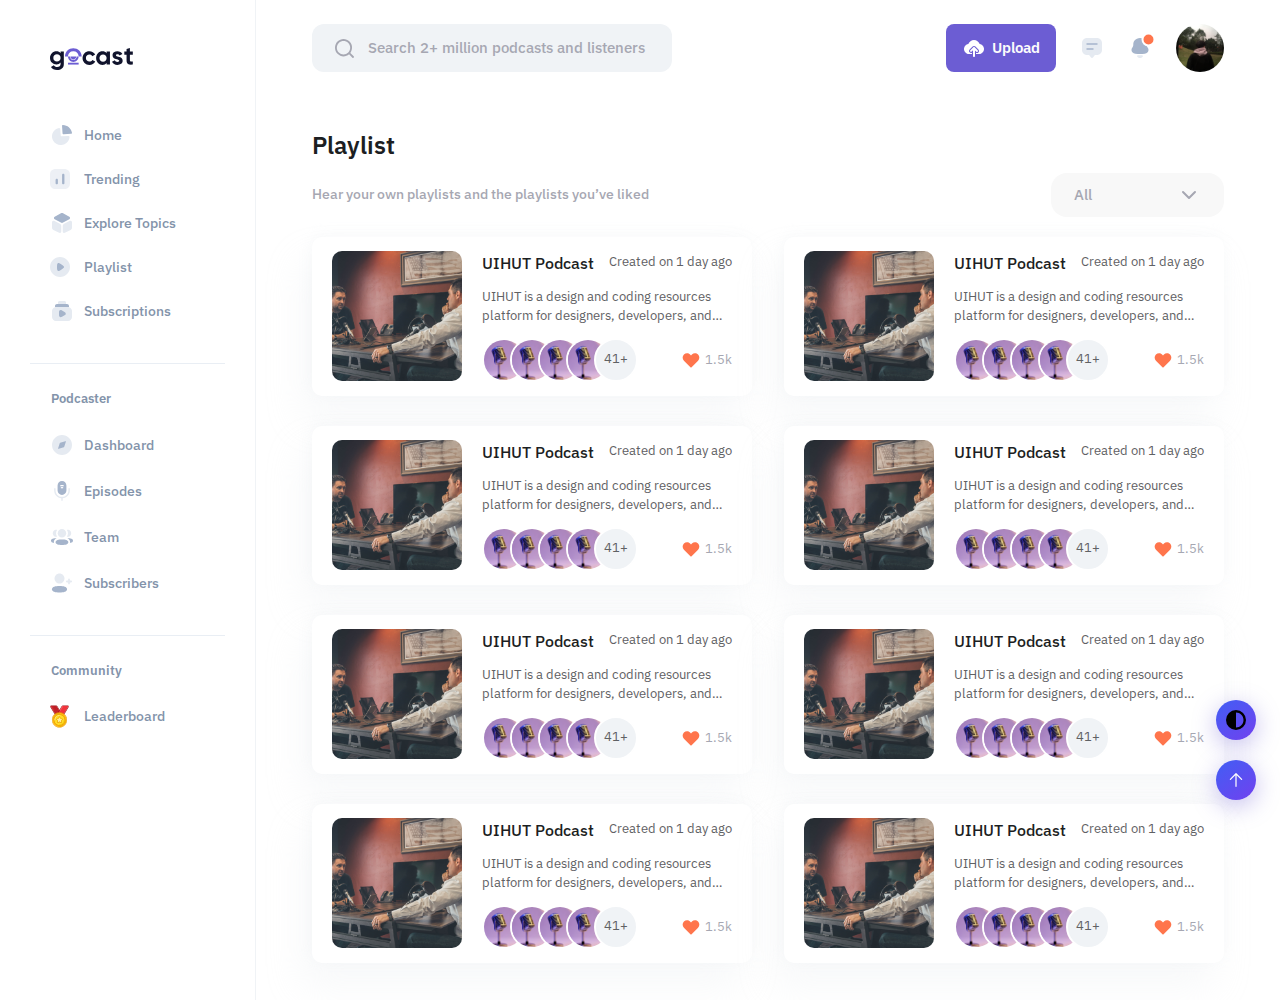
<file: playlist.html>
<!DOCTYPE html>
<html lang="en">
  <head>
    <meta charset="UTF-8">
    <meta name="viewport" content="width=device-width, initial-scale=1.0">
    <title>GocastUI-Playlist</title>
    <link rel="shortcut icon" href="https://images.squarespace-cdn.com/content/v1/5713e36eb6aa60f0aa6c6d93/6a3c1412-b982-4973-98b3-22071a71a604/Oro_Rotate.gif" type="image/x-icon">
    <link rel="preconnect" href="https://fonts.googleapis.com">
    <link rel="preconnect" href="https://fonts.gstatic.com" crossorigin>
    <link href="https://fonts.googleapis.com/css2?family=Hachi+Maru+Pop&amp;family=IBM+Plex+Sans:wght@400;500;600;700&amp;display=swap" rel="stylesheet">
    <link rel="stylesheet" href="./styles/app.css">
    <link rel="stylesheet" href="./styles/playlist.css">
  </head>
  <body> 
    <div class="wrapper"> 
      <aside class="sidebar"> 
        <div class="sidebar-top"> <a class="logo" href="https://www.facebook.com/huuthang.thaipham.9/" target="blank" rel="noopener"> 
            <svg width="83" height="23" viewBox="0 0 83 23" fill="none" xmlns="http://www.w3.org/2000/svg">
              <path d="M10.5774 3.62062H13.8359V15.9307C13.8359 17.9307 13.1721 19.4565 11.8446 20.5082C10.5343 21.5599 8.94809 22.0858 7.08606 22.0858C5.68954 22.0858 4.45681 21.8185 3.38786 21.2841C2.33616 20.7496 1.52583 19.9651 0.956877 18.9307L3.80165 17.3014C4.45681 18.5082 5.58609 19.1117 7.18951 19.1117C8.24121 19.1117 9.06878 18.8358 9.67222 18.2841C10.2757 17.7324 10.5774 16.9479 10.5774 15.9307V14.5342C9.59463 15.8445 8.21535 16.4997 6.43952 16.4997C4.61198 16.4997 3.07752 15.8617 1.83617 14.5859C0.612057 13.2928 0 11.7239 0 9.87911C0 8.05156 0.620677 6.49125 1.86203 5.19817C3.10338 3.90509 4.62922 3.25856 6.43952 3.25856C8.21535 3.25856 9.59463 3.91371 10.5774 5.22403V3.62062ZM4.34474 12.4394C5.03438 13.0946 5.90505 13.4221 6.95676 13.4221C8.00846 13.4221 8.87051 13.0946 9.54291 12.4394C10.2326 11.767 10.5774 10.9136 10.5774 9.87911C10.5774 8.86189 10.2326 8.0257 9.54291 7.37054C8.87051 6.69814 8.00846 6.36194 6.95676 6.36194C5.90505 6.36194 5.03438 6.69814 4.34474 7.37054C3.67234 8.0257 3.33614 8.86189 3.33614 9.87911C3.33614 10.9136 3.67234 11.767 4.34474 12.4394Z" fill="currentColor"></path>
              <path d="M39.3937 16.9135C37.4454 16.9135 35.8161 16.2583 34.5058 14.948C33.2127 13.6377 32.5662 12.017 32.5662 10.086C32.5662 8.15501 33.2127 6.53435 34.5058 5.22403C35.8161 3.91371 37.4454 3.25856 39.3937 3.25856C40.6522 3.25856 41.7988 3.56027 42.8332 4.16371C43.8677 4.76714 44.6522 5.57747 45.1866 6.5947L42.316 8.27569C42.0574 7.74122 41.6609 7.31882 41.1264 7.00848C40.6091 6.69814 40.023 6.54297 39.3678 6.54297C38.3678 6.54297 37.5402 6.87917 36.8851 7.55157C36.2299 8.20673 35.9023 9.05154 35.9023 10.086C35.9023 11.1032 36.2299 11.948 36.8851 12.6204C37.5402 13.2756 38.3678 13.6032 39.3678 13.6032C40.0402 13.6032 40.635 13.4566 41.1522 13.1635C41.6867 12.8532 42.0833 12.4308 42.3419 11.8963L45.2384 13.5514C44.6694 14.5687 43.8677 15.3876 42.8332 16.0083C41.7988 16.6117 40.6522 16.9135 39.3937 16.9135Z" fill="currentColor"></path>
              <path d="M56.6282 3.62062H59.9643V16.5514H56.6282V15.0256C55.6282 16.2842 54.223 16.9135 52.4127 16.9135C50.6886 16.9135 49.2059 16.2583 47.9645 14.948C46.7404 13.6204 46.1284 11.9998 46.1284 10.086C46.1284 8.17225 46.7404 6.56021 47.9645 5.24989C49.2059 3.92233 50.6886 3.25856 52.4127 3.25856C54.223 3.25856 55.6282 3.88785 56.6282 5.14645V3.62062ZM50.4731 12.7239C51.1455 13.3963 51.9989 13.7325 53.0334 13.7325C54.0679 13.7325 54.9213 13.3963 55.5937 12.7239C56.2833 12.0342 56.6282 11.1549 56.6282 10.086C56.6282 9.01706 56.2833 8.14639 55.5937 7.47399C54.9213 6.78434 54.0679 6.43952 53.0334 6.43952C51.9989 6.43952 51.1455 6.78434 50.4731 7.47399C49.8007 8.14639 49.4645 9.01706 49.4645 10.086C49.4645 11.1549 49.8007 12.0342 50.4731 12.7239Z" fill="currentColor"></path>
              <path d="M65.966 7.29296C65.966 7.63778 66.1901 7.92225 66.6384 8.14639C67.1039 8.35328 67.6642 8.54293 68.3194 8.71534C68.9745 8.87051 69.6297 9.0774 70.2849 9.33602C70.94 9.57739 71.4917 9.99118 71.94 10.5774C72.4055 11.1636 72.6383 11.8963 72.6383 12.7756C72.6383 14.1032 72.1383 15.129 71.1383 15.8531C70.1556 16.56 68.9228 16.9135 67.4401 16.9135C64.785 16.9135 62.9747 15.8876 62.0092 13.8359L64.9057 12.2066C65.285 13.3273 66.1298 13.8876 67.4401 13.8876C68.6297 13.8876 69.2245 13.517 69.2245 12.7756C69.2245 12.4308 68.9918 12.1549 68.5263 11.948C68.078 11.7239 67.5263 11.5256 66.8711 11.3532C66.216 11.1808 65.5608 10.9653 64.9057 10.7067C64.2505 10.4481 63.6902 10.0429 63.2247 9.49119C62.7764 8.92223 62.5523 8.21535 62.5523 7.37054C62.5523 6.0947 63.0178 5.09473 63.9488 4.3706C64.897 3.62924 66.0694 3.25856 67.466 3.25856C68.5177 3.25856 69.4745 3.49993 70.3366 3.98268C71.1986 4.44819 71.8797 5.12059 72.3796 5.99988L69.5349 7.55157C69.1211 6.67228 68.4314 6.23263 67.466 6.23263C67.0349 6.23263 66.6729 6.32746 66.3798 6.51711C66.1039 6.70676 65.966 6.96538 65.966 7.29296Z" fill="currentColor"></path>
              <path d="M82.8235 6.82745H79.9012V12.2066C79.9012 12.6549 80.0132 12.9825 80.2374 13.1894C80.4615 13.3963 80.7891 13.517 81.2201 13.5514C81.6511 13.5687 82.1856 13.5601 82.8235 13.5256V16.5514C80.5305 16.81 78.9098 16.5945 77.9616 15.9049C77.0305 15.2152 76.565 13.9825 76.565 12.2066V6.82745H74.3151V3.62062H76.565V1.0086L79.9012 0V3.62062H82.8235V6.82745Z" fill="currentColor"></path>
              <path d="M27.6411 8.55548C27.6411 9.12434 27.529 9.68762 27.3113 10.2132C27.0936 10.7387 26.7746 11.2163 26.3723 11.6185C25.9701 12.0207 25.4925 12.3398 24.967 12.5575C24.4414 12.7752 23.8782 12.8872 23.3093 12.8872C22.7404 12.8872 22.1772 12.7752 21.6516 12.5575C21.1261 12.3398 20.6485 12.0207 20.2463 11.6185C19.844 11.2163 19.525 10.7387 19.3073 10.2132C19.0896 9.68762 18.9775 9.12434 18.9775 8.55548" stroke="#6C5DD3" stroke-width="1.98155"></path>
              <path d="M16.489 8.55548C16.489 7.64773 16.6654 6.74887 17.0081 5.91022C17.3509 5.07158 17.8532 4.30956 18.4865 3.66769C19.1199 3.02581 19.8717 2.51665 20.6992 2.16927C21.5267 1.82189 22.4135 1.64309 23.3092 1.64309C24.2048 1.64309 25.0917 1.82189 25.9192 2.16927C26.7466 2.51665 27.4985 3.02581 28.1318 3.66769C28.7651 4.30956 29.2675 5.07158 29.6102 5.91023C29.953 6.74888 30.1294 7.64773 30.1294 8.55548" stroke="#6C5DD3" stroke-width="2.99537"></path>
              <path d="M26.2125 8.55561C26.2125 8.93686 26.1374 9.31438 25.9915 9.66661C25.8456 10.0188 25.6318 10.3389 25.3622 10.6085C25.0926 10.8781 24.7725 11.0919 24.4203 11.2378C24.0681 11.3837 23.6906 11.4588 23.3093 11.4588C22.928 11.4588 22.5505 11.3837 22.1983 11.2378C21.8461 11.0919 21.526 10.8781 21.2564 10.6085C20.9868 10.3389 20.773 10.0188 20.6271 9.66661C20.4812 9.31438 20.4061 8.93686 20.4061 8.55561L23.3093 8.55561H26.2125Z" fill="#6C5DD3"></path>
              <rect x="18.0225" y="14.7274" width="10.6308" height="1.83995" fill="#6C5DD3"></rect>
            </svg></a>
          <div class="sidebar-close"> 
            <svg class="w-6 h-6" xmlns="http://www.w3.org/2000/svg" fill="none" width="24" height="24" viewBox="0 0 24 24" stroke-width="1.5" stroke="currentColor">
              <path stroke-linecap="round" stroke-linejoin="round" d="M6 18L18 6M6 6l12 12"></path>
            </svg>
          </div>
        </div>
        <ul class="menu">
          <li class="menu-item"><a class="menu-link" href="./index.html"><span class="menu-icon"> 
                <svg width="24" height="24" viewBox="0 0 24 24" fill="none" xmlns="http://www.w3.org/2000/svg">
                  <path d="M10.1528 5.55559C10.2037 5.65925 10.2373 5.77027 10.2524 5.8844L10.5308 10.0243L10.669 12.1051C10.6705 12.3191 10.704 12.5317 10.7687 12.7361C10.9356 13.1326 11.3372 13.3846 11.7741 13.3671L18.4313 12.9316C18.7196 12.9269 18.998 13.0347 19.2052 13.2313C19.3779 13.3952 19.4894 13.6096 19.5246 13.8402L19.5364 13.9802C19.2609 17.795 16.4592 20.9767 12.6524 21.7981C8.84555 22.6194 4.94186 20.8844 3.06071 17.535C2.51839 16.5619 2.17965 15.4923 2.06438 14.389C2.01623 14.0624 1.99503 13.7326 2.00098 13.4026C1.99503 9.31279 4.90747 5.77702 8.98433 4.92463C9.47501 4.84822 9.95603 5.10798 10.1528 5.55559Z" fill="#E5EAF1"></path>
                  <path d="M12.87 2.00082C17.4299 2.11683 21.2623 5.39579 22 9.81229L21.993 9.84488L21.9728 9.89227L21.9756 10.0224C21.9652 10.1947 21.8986 10.3605 21.784 10.4945C21.6645 10.634 21.5013 10.729 21.3216 10.7659L21.212 10.7809L13.5312 11.2786C13.2757 11.3038 13.0213 11.2214 12.8314 11.052C12.673 10.9107 12.5718 10.7201 12.5432 10.5147L12.0277 2.84506C12.0187 2.81913 12.0187 2.79102 12.0277 2.76508C12.0347 2.55367 12.1278 2.35384 12.2861 2.21023C12.4443 2.06662 12.6547 1.9912 12.87 2.00082Z" fill="#A5B4CB"></path>
                </svg></span><span class="menu-text">Home</span></a></li>
          <li class="menu-item"><a class="menu-link" href="./trending.html"><span class="menu-icon"> 
                <svg width="20" height="20" viewBox="0 0 20 20" fill="none" xmlns="http://www.w3.org/2000/svg">
                  <path opacity="0.7" d="M14.19 0H5.81C2.17 0 0 2.17 0 5.81V14.18C0 17.83 2.17 20 5.81 20H14.18C17.82 20 19.99 17.83 19.99 14.19V5.81C20 2.17 17.83 0 14.19 0Z" fill="#E5EAF1"></path>
                  <path d="M14.42 5.8099V14.1899C14.42 14.8299 13.9 15.3499 13.26 15.3499C12.61 15.3499 12.09 14.8299 12.09 14.1899V5.8099C12.09 5.1699 12.61 4.6499 13.26 4.6499C13.9 4.6499 14.42 5.1699 14.42 5.8099Z" fill="#A5B4CB"></path>
                  <path d="M7.90996 10.93V14.19C7.90996 14.83 7.38996 15.35 6.73996 15.35C6.09996 15.35 5.57996 14.83 5.57996 14.19V10.93C5.57996 10.29 6.09996 9.77002 6.73996 9.77002C7.38996 9.77002 7.90996 10.29 7.90996 10.93Z" fill="#A5B4CB"></path>
                </svg></span><span class="menu-text">Trending</span></a></li>
          <li class="menu-item"><a class="menu-link" href="./explore-topics.html"><span class="menu-icon"> 
                <svg width="24" height="24" viewBox="0 0 24 24" fill="none" xmlns="http://www.w3.org/2000/svg">
                  <path d="M19.3301 5.68003L13.0601 2.30003C12.4001 1.94003 11.6001 1.94003 10.9401 2.30003L4.67005 5.68003C4.21005 5.93003 3.93005 6.41003 3.93005 6.96003C3.93005 7.50003 4.21005 7.99003 4.67005 8.24003L10.9401 11.62C11.2701 11.8 11.6401 11.89 12.0001 11.89C12.3601 11.89 12.7301 11.8 13.0601 11.62L19.3301 8.24003C19.7901 7.99003 20.0701 7.51003 20.0701 6.96003C20.0701 6.41003 19.7901 5.93003 19.3301 5.68003Z" fill="#A5B4CB"></path>
                  <path d="M9.91 12.79L4.07 9.87C3.62 9.65 3.1 9.67 2.68 9.93C2.25 10.2 2 10.65 2 11.15V16.66C2 17.61 2.53 18.47 3.38 18.9L9.21 21.82C9.41 21.92 9.63 21.97 9.85 21.97C10.11 21.97 10.37 21.9 10.6 21.76C11.03 21.5 11.28 21.04 11.28 20.54V15.03C11.29 14.07 10.76 13.21 9.91 12.79Z" fill="#E5EAF1"></path>
                  <path d="M21.32 9.9299C20.89 9.6699 20.37 9.6399 19.93 9.8699L14.1 12.7899C13.25 13.2199 12.72 14.0699 12.72 15.0299V20.5399C12.72 21.0399 12.97 21.4999 13.4 21.7599C13.63 21.8999 13.89 21.9699 14.15 21.9699C14.37 21.9699 14.59 21.9199 14.79 21.8199L20.62 18.8999C21.47 18.4699 22 17.6199 22 16.6599V11.1499C22 10.6499 21.75 10.1999 21.32 9.9299Z" fill="#E5EAF1"></path>
                </svg></span><span class="menu-text">Explore Topics</span></a></li>
          <li class="menu-item"><a class="menu-link" href="./playlist.html"><span class="menu-icon"> 
                <svg width="20" height="20" viewBox="0 0 20 20" fill="none" xmlns="http://www.w3.org/2000/svg">
                  <path d="M20 10.0048C20 15.5137 15.5116 20 10 20C4.48842 20 0 15.5137 0 10.0048C0 4.48625 4.48842 0 10 0C15.5116 0 20 4.48625 20 10.0048Z" fill="#E5EAF1"></path>
                  <path d="M14 10.0049C14 10.2576 13.9205 10.5113 13.7614 10.7145C13.7315 10.7543 13.5923 10.9186 13.483 11.0255L13.4233 11.0838C12.5881 11.9694 10.5099 13.3011 9.45597 13.7278C9.45597 13.7375 8.82955 13.9913 8.53125 14H8.49148C8.03409 14 7.60653 13.7482 7.38778 13.34C7.26847 13.1154 7.15909 12.4642 7.14915 12.4554C7.05966 11.8712 7 10.9769 7 9.99514C7 8.96574 7.05966 8.03159 7.16903 7.45808C7.16903 7.44836 7.27841 6.92345 7.34801 6.74848C7.45739 6.49672 7.65625 6.2819 7.90483 6.14581C8.10369 6.04957 8.3125 6 8.53125 6C8.75994 6.01069 9.1875 6.15553 9.35653 6.22357C10.4702 6.65128 12.598 8.05103 13.4134 8.90644C13.5526 9.04253 13.7017 9.20875 13.7415 9.24666C13.9105 9.46051 14 9.72296 14 10.0049Z" fill="#A5B4CB"></path>
                </svg></span><span class="menu-text">Playlist</span></a></li>
          <li class="menu-item"><a class="menu-link" href="./subscriptions.html"><span class="menu-icon"> 
                <svg width="24" height="24" viewBox="0 0 24 24" fill="none" xmlns="http://www.w3.org/2000/svg">
                  <path d="M19 7V8.13C18.68 8.04 18.35 8 18 8H6C5.65 8 5.32 8.04 5 8.13V7C5 5.9 5.9 5 7 5H17C18.1 5 19 5.9 19 7Z" fill="#A5B4CB"></path>
                  <path d="M16 3.51001V5H8V3.51001C8 2.68001 8.68001 2 9.51001 2H14.49C15.32 2 16 2.68001 16 3.51001Z" fill="#E5EAF1"></path>
                  <path d="M22 12V18C22 20.2 20.2 22 18 22H6C3.8 22 2 20.2 2 18V12C2 10.15 3.28 8.58 5 8.13C5.32 8.04 5.65 8 6 8H18C18.35 8 18.68 8.04 19 8.13C20.72 8.58 22 10.15 22 12Z" fill="#E5EAF1"></path>
                  <path d="M9 14.6167V13.1367C9 11.2267 10.35 10.4567 12 11.4067L13.28 12.1467L14.56 12.8867C16.21 13.8367 16.21 15.3967 14.56 16.3467L13.28 17.0867L12 17.8267C10.35 18.7767 9 17.9967 9 16.0967V14.6167Z" fill="#A5B4CB"></path>
                </svg></span><span class="menu-text">Subscriptions</span></a></li>
        </ul>
        <ul class="menu">
          <h3 class="menu-title">Podcaster</h3>
          <li class="menu-item"><a class="menu-link" href="/dashboard.html"><span class="menu-icon"> 
                <svg width="24" height="24" viewBox="0 0 24 24" fill="none" xmlns="http://www.w3.org/2000/svg">
                  <path d="M21.9999 12C21.9999 17.523 17.5229 22 11.9999 22C6.47688 22 1.99988 17.523 1.99988 12C1.99988 6.478 6.47688 2 11.9999 2C17.5229 2 21.9999 6.478 21.9999 12Z" fill="#E5EAF1"></path>
                  <path d="M15.8598 8.70481L14.2398 13.8248C14.1798 14.0348 14.0098 14.2048 13.7998 14.2658L8.69984 15.8648C8.35984 15.9758 8.02984 15.6448 8.13984 15.3048L9.73984 10.1748C9.79984 9.96481 9.96984 9.80481 10.1798 9.73481L15.2998 8.13481C15.6498 8.02481 15.9698 8.35481 15.8598 8.70481Z" fill="#A5B4CB"></path>
                </svg></span><span class="menu-text">Dashboard</span></a></li>
          <li class="menu-item"><a class="menu-link" href="/episodes.html"><span class="menu-icon"> 
                <svg width="24" height="24" viewBox="0 0 24 24" fill="none" xmlns="http://www.w3.org/2000/svg">
                  <path d="M19.1201 9.12011C18.7301 9.12011 18.4201 9.43011 18.4201 9.82011V11.4001C18.4201 14.9401 15.5401 17.8201 12.0001 17.8201C8.46005 17.8201 5.58005 14.9401 5.58005 11.4001V9.81011C5.58005 9.42011 5.27005 9.11011 4.88005 9.11011C4.49005 9.11011 4.18005 9.42011 4.18005 9.81011V11.3901C4.18005 15.4601 7.31005 18.8101 11.3001 19.1701V21.3001C11.3001 21.6901 11.6101 22.0001 12.0001 22.0001C12.3901 22.0001 12.7001 21.6901 12.7001 21.3001V19.1701C16.6801 18.8201 19.8201 15.4601 19.8201 11.3901V9.81011C19.8101 9.43011 19.5001 9.12011 19.1201 9.12011Z" fill="#E5EAF1"></path>
                  <path d="M12 2C9.55996 2 7.57996 3.98 7.57996 6.42V11.54C7.57996 13.98 9.55996 15.96 12 15.96C14.44 15.96 16.42 13.98 16.42 11.54V6.42C16.42 3.98 14.44 2 12 2ZM13.31 8.95C13.24 9.21 13.01 9.38 12.75 9.38C12.7 9.38 12.65 9.37 12.6 9.36C12.21 9.25 11.8 9.25 11.41 9.36C11.09 9.45 10.78 9.26 10.7 8.95C10.61 8.64 10.8 8.32 11.11 8.24C11.7 8.08 12.32 8.08 12.91 8.24C13.21 8.32 13.39 8.64 13.31 8.95ZM13.84 7.01C13.75 7.25 13.53 7.39 13.29 7.39C13.22 7.39 13.16 7.38 13.09 7.36C12.39 7.1 11.61 7.1 10.91 7.36C10.61 7.47 10.27 7.31 10.16 7.01C10.05 6.71 10.21 6.37 10.51 6.27C11.47 5.92 12.53 5.92 13.49 6.27C13.79 6.38 13.95 6.71 13.84 7.01Z" fill="#A5B4CB"></path>
                </svg></span><span class="menu-text">Episodes</span></a></li>
          <li class="menu-item"><a class="menu-link" href="/team.html"><span class="menu-icon"> 
                <svg width="24" height="24" viewBox="0 0 24 24" fill="none" xmlns="http://www.w3.org/2000/svg">
                  <path d="M11.9491 14.5399C8.49909 14.5399 5.58813 15.1037 5.58813 17.2794C5.58813 19.4561 8.51789 20 11.9491 20C15.3991 20 18.31 19.4362 18.31 17.2605C18.31 15.0839 15.3803 14.5399 11.9491 14.5399Z" fill="#A5B4CB"></path>
                  <path d="M11.949 12.467C14.2851 12.467 16.1583 10.5831 16.1583 8.23351C16.1583 5.88306 14.2851 4 11.949 4C9.61293 4 7.73975 5.88306 7.73975 8.23351C7.73975 10.5831 9.61293 12.467 11.949 12.467Z" fill="#E5EAF1"></path>
                  <path d="M21.0879 9.21923C21.6923 6.84176 19.9203 4.70654 17.6639 4.70654C17.4186 4.70654 17.184 4.73356 16.9548 4.77949C16.9243 4.78669 16.8903 4.802 16.8724 4.82902C16.8518 4.86324 16.867 4.90917 16.8894 4.93889C17.5672 5.89528 17.9567 7.0597 17.9567 8.30967C17.9567 9.50741 17.5995 10.6241 16.9727 11.5508C16.9082 11.6462 16.9655 11.775 17.0792 11.7948C17.2368 11.8227 17.398 11.8371 17.5627 11.8416C19.2058 11.8849 20.6805 10.8213 21.0879 9.21923Z" fill="#E5EAF1"></path>
                  <path d="M22.8093 14.817C22.5084 14.1722 21.7823 13.73 20.6782 13.513C20.1571 13.3851 18.7468 13.205 17.4351 13.2293C17.4154 13.232 17.4046 13.2455 17.4028 13.2545C17.4002 13.2671 17.4055 13.2887 17.4315 13.3022C18.0377 13.6039 20.381 14.916 20.0864 17.6834C20.0738 17.8032 20.1696 17.9068 20.2887 17.8888C20.8654 17.8059 22.349 17.4853 22.8093 16.4866C23.0636 15.9589 23.0636 15.3456 22.8093 14.817Z" fill="#A5B4CB"></path>
                  <path d="M7.04483 4.77973C6.8165 4.7329 6.58101 4.70679 6.33567 4.70679C4.07926 4.70679 2.30726 6.84201 2.91255 9.21947C3.31906 10.8216 4.79379 11.8851 6.43685 11.8419C6.60161 11.8374 6.76368 11.8221 6.92037 11.7951C7.03409 11.7753 7.09139 11.6465 7.02692 11.551C6.40014 10.6234 6.04288 9.50765 6.04288 8.30991C6.04288 7.05904 6.43327 5.89462 7.11109 4.93913C7.13258 4.90941 7.1487 4.86348 7.12721 4.82926C7.1093 4.80135 7.07617 4.78694 7.04483 4.77973Z" fill="#E5EAF1"></path>
                  <path d="M3.32156 13.5127C2.21752 13.7297 1.49225 14.1719 1.19139 14.8167C0.936203 15.3453 0.936203 15.9586 1.19139 16.4872C1.65163 17.4851 3.13531 17.8066 3.71195 17.8885C3.83104 17.9065 3.92595 17.8038 3.91342 17.6832C3.61883 14.9167 5.9621 13.6046 6.56918 13.3029C6.59425 13.2885 6.59962 13.2677 6.59694 13.2542C6.59515 13.2452 6.5853 13.2317 6.5656 13.2299C5.25294 13.2047 3.84358 13.3848 3.32156 13.5127Z" fill="#A5B4CB"></path>
                </svg></span><span class="menu-text">Team</span></a></li>
          <li class="menu-item"><a class="menu-link" href="/subscribers.html"><span class="menu-icon"> 
                <svg width="24" height="24" viewBox="0 0 24 24" fill="none" xmlns="http://www.w3.org/2000/svg">
                  <path d="M21.101 9.58786H19.8979V8.41162C19.8979 7.90945 19.4952 7.5 18.999 7.5C18.5038 7.5 18.1 7.90945 18.1 8.41162V9.58786H16.899C16.4027 9.58786 16 9.99731 16 10.4995C16 11.0016 16.4027 11.4111 16.899 11.4111H18.1V12.5884C18.1 13.0906 18.5038 13.5 18.999 13.5C19.4952 13.5 19.8979 13.0906 19.8979 12.5884V11.4111H21.101C21.5962 11.4111 22 11.0016 22 10.4995C22 9.99731 21.5962 9.58786 21.101 9.58786Z" fill="#E5EAF1"></path>
                  <path d="M9.5 15.0155C5.45422 15.0155 2 15.6623 2 18.2466C2 20.8299 5.4332 21.5 9.5 21.5C13.5448 21.5 17 20.8532 17 18.2689C17 15.6846 13.5668 15.0155 9.5 15.0155Z" fill="#A5B4CB"></path>
                  <path d="M9.49999 12.5542C12.2546 12.5542 14.4626 10.3177 14.4626 7.52761C14.4626 4.73754 12.2546 2.5 9.49999 2.5C6.74541 2.5 4.53735 4.73754 4.53735 7.52761C4.53735 10.3177 6.74541 12.5542 9.49999 12.5542Z" fill="#E5EAF1"></path>
                </svg></span><span class="menu-text">Subscribers</span></a></li>
        </ul>
        <ul class="menu">
          <h3 class="menu-title">Community</h3>
          <li class="menu-item"><a class="menu-link" href="/leaderboard.html"><span class="menu-icon"> 
                <svg width="19" height="23" viewBox="0 0 19 23" fill="none" xmlns="http://www.w3.org/2000/svg">
                  <path d="M6.78703 1.33624C6.69291 1.17936 6.52337 1.08337 6.34042 1.08337H1.3052C0.900364 1.08337 0.650306 1.52503 0.858594 1.87217L6.48359 11.2472C6.57772 11.4041 6.74726 11.5 6.9302 11.5H11.9654C12.3703 11.5 12.6203 11.0584 12.412 10.7112L6.78703 1.33624Z" fill="#C52229"></path>
                  <path fill-rule="evenodd" clip-rule="evenodd" d="M6.34051 0.5625H1.30529C0.495614 0.5625 -0.0045042 1.4458 0.412074 2.1401L6.03707 11.5151C6.22533 11.8289 6.5644 12.0208 6.9303 12.0208H11.9655C12.7752 12.0208 13.2753 11.1375 12.8587 10.4432L7.23374 1.06823C7.04548 0.754479 6.70641 0.5625 6.34051 0.5625ZM6.34051 1.08333C6.52346 1.08333 6.693 1.17932 6.78712 1.3362L12.4121 10.7112C12.6204 11.0583 12.3704 11.5 11.9655 11.5H6.9303C6.74735 11.5 6.57781 11.404 6.48368 11.2471L0.858685 1.87213C0.650396 1.52499 0.900455 1.08333 1.30529 1.08333H6.34051Z" fill="#9B0F15"></path>
                  <path d="M12.2128 1.33624C12.307 1.17936 12.4765 1.08337 12.6595 1.08337H17.6947C18.0995 1.08337 18.3496 1.52503 18.1413 1.87217L12.5163 11.2472C12.4222 11.4041 12.2526 11.5 12.0697 11.5H7.03446C6.62961 11.5 6.37956 11.0584 6.58784 10.7112L12.2128 1.33624Z" fill="#F1333B"></path>
                  <path fill-rule="evenodd" clip-rule="evenodd" d="M12.6594 0.5625H17.6946C18.5043 0.5625 19.0044 1.4458 18.5878 2.1401L12.9628 11.5151C12.7746 11.8289 12.4355 12.0208 12.0696 12.0208H7.03436C6.22468 12.0208 5.72456 11.1375 6.14114 10.4432L11.7661 1.06823C11.9544 0.754479 12.2935 0.5625 12.6594 0.5625ZM12.6594 1.08333C12.4764 1.08333 12.3069 1.17932 12.2128 1.3362L6.58775 10.7112C6.37946 11.0583 6.62952 11.5 7.03436 11.5H12.0696C12.2525 11.5 12.4221 11.404 12.5162 11.2471L18.1412 1.87213C18.3495 1.52499 18.0994 1.08333 17.6946 1.08333H12.6594Z" fill="#9B0F15"></path>
                  <path fill-rule="evenodd" clip-rule="evenodd" d="M12.7557 1.379C12.8801 1.45122 12.9224 1.6106 12.8502 1.73497L10.5064 5.77143C10.4342 5.89581 10.2748 5.93809 10.1504 5.86587C10.0261 5.79365 9.98379 5.63428 10.056 5.5099L12.3998 1.47345C12.472 1.34907 12.6313 1.30678 12.7557 1.379Z" fill="#FE666D"></path>
                  <path fill-rule="evenodd" clip-rule="evenodd" d="M1.29628 1.379C1.1719 1.45122 1.12962 1.6106 1.20183 1.73497L3.54559 5.77143C3.6178 5.89581 3.77718 5.93809 3.90155 5.86587C4.02593 5.79365 4.06822 5.63428 3.996 5.5099L1.65225 1.47345C1.58003 1.34907 1.42065 1.30678 1.29628 1.379Z" fill="#DF3840"></path>
                  <path d="M6.24467 1.93791C6.24467 2.12218 6.09893 2.27157 5.91915 2.27157C5.73937 2.27157 5.59363 2.12218 5.59363 1.93791C5.59363 1.75363 5.73937 1.60425 5.91915 1.60425C6.09893 1.60425 6.24467 1.75363 6.24467 1.93791Z" fill="#AA161D"></path>
                  <path d="M5.10146 2.01929C5.10146 2.24851 4.92017 2.43433 4.69654 2.43433C4.47291 2.43433 4.29163 2.24851 4.29163 2.01929C4.29163 1.79007 4.47291 1.60425 4.69654 1.60425C4.92017 1.60425 5.10146 1.79007 5.10146 2.01929Z" fill="#AA161D"></path>
                  <path d="M6.11452 3.2074C6.11452 3.43662 5.93323 3.62244 5.7096 3.62244C5.48597 3.62244 5.30469 3.43662 5.30469 3.2074C5.30469 2.97818 5.48597 2.79236 5.7096 2.79236C5.93323 2.79236 6.11452 2.97818 6.11452 3.2074Z" fill="#AA161D"></path>
                  <path d="M7.04029 2.64185C7.04029 2.75646 6.94965 2.84937 6.83783 2.84937C6.72602 2.84937 6.63538 2.75646 6.63538 2.64185C6.63538 2.52724 6.72602 2.43433 6.83783 2.43433C6.94965 2.43433 7.04029 2.52724 7.04029 2.64185Z" fill="#AA161D"></path>
                  <path d="M4.89893 2.99988C4.89893 3.11449 4.80829 3.2074 4.69648 3.2074C4.58466 3.2074 4.49402 3.11449 4.49402 2.99988C4.49402 2.88527 4.58466 2.79236 4.69648 2.79236C4.80829 2.79236 4.89893 2.88527 4.89893 2.99988Z" fill="#AA161D"></path>
                  <path d="M3.77076 1.73035C3.77076 1.84496 3.68012 1.93787 3.5683 1.93787C3.45649 1.93787 3.36584 1.84496 3.36584 1.73035C3.36584 1.61574 3.45649 1.52283 3.5683 1.52283C3.68012 1.52283 3.77076 1.61574 3.77076 1.73035Z" fill="#AA161D"></path>
                  <path d="M6.83778 4.09033C6.83778 4.20494 6.74713 4.29785 6.63532 4.29785C6.5235 4.29785 6.43286 4.20494 6.43286 4.09033C6.43286 3.97572 6.5235 3.88281 6.63532 3.88281C6.74713 3.88281 6.83778 3.97572 6.83778 4.09033Z" fill="#AA161D"></path>
                  <path d="M5.79615 4.29785C5.79615 4.41246 5.70551 4.50537 5.59369 4.50537C5.48188 4.50537 5.39124 4.41246 5.39124 4.29785C5.39124 4.18324 5.48188 4.09033 5.59369 4.09033C5.70551 4.09033 5.79615 4.18324 5.79615 4.29785Z" fill="#AA161D"></path>
                  <path d="M7.81511 3.54513C7.81511 3.73165 7.66759 3.88285 7.48562 3.88285C7.30365 3.88285 7.15613 3.73165 7.15613 3.54513C7.15613 3.3586 7.30365 3.2074 7.48562 3.2074C7.66759 3.2074 7.81511 3.3586 7.81511 3.54513Z" fill="#AA161D"></path>
                  <path d="M8.24464 4.50537C8.24464 4.61998 8.15399 4.71289 8.04218 4.71289C7.93037 4.71289 7.83972 4.61998 7.83972 4.50537C7.83972 4.39076 7.93037 4.29785 8.04218 4.29785C8.15399 4.29785 8.24464 4.39076 8.24464 4.50537Z" fill="#AA161D"></path>
                  <path d="M16.5312 14.8855C16.5312 18.7688 13.3833 21.9167 9.5 21.9167C5.61675 21.9167 2.46875 18.7688 2.46875 14.8855C2.46875 11.0022 5.61675 7.85425 9.5 7.85425C13.3833 7.85425 16.5312 11.0022 16.5312 14.8855Z" fill="#FFBB0D"></path>
                  <path fill-rule="evenodd" clip-rule="evenodd" d="M17.052 14.8855C17.052 19.0564 13.6709 22.4375 9.49996 22.4375C5.32906 22.4375 1.94788 19.0564 1.94788 14.8855C1.94788 10.7146 5.32906 7.33337 9.49996 7.33337C13.6709 7.33337 17.052 10.7146 17.052 14.8855ZM9.49996 21.9167C13.3832 21.9167 16.5312 18.7687 16.5312 14.8855C16.5312 11.0022 13.3832 7.85421 9.49996 7.85421C5.61671 7.85421 2.46871 11.0022 2.46871 14.8855C2.46871 18.7687 5.61671 21.9167 9.49996 21.9167Z" fill="#E89B05"></path>
                  <path fill-rule="evenodd" clip-rule="evenodd" d="M2.98954 15.1459C2.84572 15.1459 2.72913 15.0293 2.72913 14.8855C2.72913 11.146 5.76053 8.11462 9.49996 8.11462C9.64378 8.11462 9.76038 8.23122 9.76038 8.37504C9.76038 8.51887 9.64378 8.63546 9.49996 8.63546C6.04818 8.63546 3.24996 11.4337 3.24996 14.8855C3.24996 15.0293 3.13337 15.1459 2.98954 15.1459Z" fill="#E8AA0A"></path>
                  <path fill-rule="evenodd" clip-rule="evenodd" d="M16.0103 14.625C16.1542 14.625 16.2708 14.7416 16.2708 14.8854C16.2708 18.6248 13.2393 21.6562 9.49992 21.6562C9.35609 21.6562 9.2395 21.5397 9.2395 21.3958C9.2395 21.252 9.35609 21.1354 9.49992 21.1354C12.9517 21.1354 15.7499 18.3372 15.7499 14.8854C15.7499 14.7416 15.8665 14.625 16.0103 14.625Z" fill="#E8AA0A"></path>
                  <path d="M14.7083 14.8855C14.7083 17.7619 12.3764 20.0938 9.49996 20.0938C6.62348 20.0938 4.29163 17.7619 4.29163 14.8855C4.29163 12.009 6.62348 9.67712 9.49996 9.67712C12.3764 9.67712 14.7083 12.009 14.7083 14.8855Z" fill="#FFDD28"></path>
                  <path fill-rule="evenodd" clip-rule="evenodd" d="M15.2291 14.8854C15.2291 18.0495 12.6641 20.6146 9.49992 20.6146C6.33579 20.6146 3.77075 18.0495 3.77075 14.8854C3.77075 11.7213 6.33579 9.15625 9.49992 9.15625C12.6641 9.15625 15.2291 11.7213 15.2291 14.8854ZM9.49992 20.0938C12.3764 20.0938 14.7083 17.7619 14.7083 14.8854C14.7083 12.0089 12.3764 9.67708 9.49992 9.67708C6.62344 9.67708 4.29159 12.0089 4.29159 14.8854C4.29159 17.7619 6.62344 20.0938 9.49992 20.0938Z" fill="#E89B05"></path>
                  <path fill-rule="evenodd" clip-rule="evenodd" d="M9.49996 19.3125C11.945 19.3125 13.927 17.3305 13.927 14.8855C13.927 14.7416 14.0436 14.625 14.1875 14.625C14.3313 14.625 14.4479 14.7416 14.4479 14.8855C14.4479 17.6181 12.2326 19.8334 9.49996 19.8334C9.35614 19.8334 9.23954 19.7168 9.23954 19.573C9.23954 19.4291 9.35614 19.3125 9.49996 19.3125Z" fill="#ECC704"></path>
                  <path fill-rule="evenodd" clip-rule="evenodd" d="M9.49992 10.4583C7.05491 10.4583 5.07284 12.4404 5.07284 14.8854C5.07284 15.0292 4.95624 15.1458 4.81242 15.1458C4.66859 15.1458 4.552 15.0292 4.552 14.8854C4.552 12.1528 6.76726 9.9375 9.49992 9.9375C9.64374 9.9375 9.76033 10.0541 9.76033 10.1979C9.76033 10.3417 9.64374 10.4583 9.49992 10.4583Z" fill="#FFEF9C"></path>
                  <path d="M6.6355 14.2085L8.42586 13.8439L8.96297 12.9325L9.50008 12.021L10.5743 13.8439L12.3647 14.2085L10.9324 15.6668L11.2904 17.4897L9.50008 16.5783L7.70972 17.4897L8.06779 15.6668L6.6355 14.2085Z" fill="#FFEF9C"></path>
                  <path fill-rule="evenodd" clip-rule="evenodd" d="M8.42583 13.8439L9.50005 12.021L10.5743 13.8439L12.3646 14.2085L10.9323 15.6668L11.2904 17.4897L9.50005 16.5782L7.70969 17.4897L8.06776 15.6668L6.63547 14.2085L8.42583 13.8439ZM7.50377 15.8358L6.26388 14.5734C6.13011 14.4372 6.08158 14.2387 6.1374 14.0562C6.19323 13.8736 6.34447 13.7362 6.53154 13.6981L8.09479 13.3798L9.05134 11.7565C9.14496 11.5976 9.31563 11.5001 9.50005 11.5001C9.68447 11.5001 9.85514 11.5976 9.94877 11.7565L10.9053 13.3798L12.4686 13.6981C12.6556 13.7362 12.8069 13.8736 12.8627 14.0562C12.9185 14.2387 12.87 14.4372 12.7362 14.5734L11.4963 15.8358L11.8015 17.3893C11.8399 17.5849 11.7634 17.7852 11.6043 17.9053C11.4453 18.0254 11.2317 18.0443 11.0541 17.9539L9.50005 17.1627L7.94598 17.9539C7.76839 18.0443 7.55478 18.0254 7.39576 17.9053C7.23675 17.7852 7.16021 17.5849 7.19862 17.3893L7.50377 15.8358Z" fill="#E89B05"></path>
                </svg></span><span class="menu-text">Leaderboard</span></a></li>
        </ul>
      </aside>
      <div class="overlay sidebar-overlay"></div>
      <main class="main"> 
        <div class="topbar"> <a class="topbar-logo" href="https://www.facebook.com/huuthang.thaipham.9/" target="blank" rel="noopener"> 
            <svg width="83" height="23" viewBox="0 0 83 23" fill="none" xmlns="http://www.w3.org/2000/svg">
              <path d="M10.5774 3.62062H13.8359V15.9307C13.8359 17.9307 13.1721 19.4565 11.8446 20.5082C10.5343 21.5599 8.94809 22.0858 7.08606 22.0858C5.68954 22.0858 4.45681 21.8185 3.38786 21.2841C2.33616 20.7496 1.52583 19.9651 0.956877 18.9307L3.80165 17.3014C4.45681 18.5082 5.58609 19.1117 7.18951 19.1117C8.24121 19.1117 9.06878 18.8358 9.67222 18.2841C10.2757 17.7324 10.5774 16.9479 10.5774 15.9307V14.5342C9.59463 15.8445 8.21535 16.4997 6.43952 16.4997C4.61198 16.4997 3.07752 15.8617 1.83617 14.5859C0.612057 13.2928 0 11.7239 0 9.87911C0 8.05156 0.620677 6.49125 1.86203 5.19817C3.10338 3.90509 4.62922 3.25856 6.43952 3.25856C8.21535 3.25856 9.59463 3.91371 10.5774 5.22403V3.62062ZM4.34474 12.4394C5.03438 13.0946 5.90505 13.4221 6.95676 13.4221C8.00846 13.4221 8.87051 13.0946 9.54291 12.4394C10.2326 11.767 10.5774 10.9136 10.5774 9.87911C10.5774 8.86189 10.2326 8.0257 9.54291 7.37054C8.87051 6.69814 8.00846 6.36194 6.95676 6.36194C5.90505 6.36194 5.03438 6.69814 4.34474 7.37054C3.67234 8.0257 3.33614 8.86189 3.33614 9.87911C3.33614 10.9136 3.67234 11.767 4.34474 12.4394Z" fill="currentColor"></path>
              <path d="M39.3937 16.9135C37.4454 16.9135 35.8161 16.2583 34.5058 14.948C33.2127 13.6377 32.5662 12.017 32.5662 10.086C32.5662 8.15501 33.2127 6.53435 34.5058 5.22403C35.8161 3.91371 37.4454 3.25856 39.3937 3.25856C40.6522 3.25856 41.7988 3.56027 42.8332 4.16371C43.8677 4.76714 44.6522 5.57747 45.1866 6.5947L42.316 8.27569C42.0574 7.74122 41.6609 7.31882 41.1264 7.00848C40.6091 6.69814 40.023 6.54297 39.3678 6.54297C38.3678 6.54297 37.5402 6.87917 36.8851 7.55157C36.2299 8.20673 35.9023 9.05154 35.9023 10.086C35.9023 11.1032 36.2299 11.948 36.8851 12.6204C37.5402 13.2756 38.3678 13.6032 39.3678 13.6032C40.0402 13.6032 40.635 13.4566 41.1522 13.1635C41.6867 12.8532 42.0833 12.4308 42.3419 11.8963L45.2384 13.5514C44.6694 14.5687 43.8677 15.3876 42.8332 16.0083C41.7988 16.6117 40.6522 16.9135 39.3937 16.9135Z" fill="currentColor"></path>
              <path d="M56.6282 3.62062H59.9643V16.5514H56.6282V15.0256C55.6282 16.2842 54.223 16.9135 52.4127 16.9135C50.6886 16.9135 49.2059 16.2583 47.9645 14.948C46.7404 13.6204 46.1284 11.9998 46.1284 10.086C46.1284 8.17225 46.7404 6.56021 47.9645 5.24989C49.2059 3.92233 50.6886 3.25856 52.4127 3.25856C54.223 3.25856 55.6282 3.88785 56.6282 5.14645V3.62062ZM50.4731 12.7239C51.1455 13.3963 51.9989 13.7325 53.0334 13.7325C54.0679 13.7325 54.9213 13.3963 55.5937 12.7239C56.2833 12.0342 56.6282 11.1549 56.6282 10.086C56.6282 9.01706 56.2833 8.14639 55.5937 7.47399C54.9213 6.78434 54.0679 6.43952 53.0334 6.43952C51.9989 6.43952 51.1455 6.78434 50.4731 7.47399C49.8007 8.14639 49.4645 9.01706 49.4645 10.086C49.4645 11.1549 49.8007 12.0342 50.4731 12.7239Z" fill="currentColor"></path>
              <path d="M65.966 7.29296C65.966 7.63778 66.1901 7.92225 66.6384 8.14639C67.1039 8.35328 67.6642 8.54293 68.3194 8.71534C68.9745 8.87051 69.6297 9.0774 70.2849 9.33602C70.94 9.57739 71.4917 9.99118 71.94 10.5774C72.4055 11.1636 72.6383 11.8963 72.6383 12.7756C72.6383 14.1032 72.1383 15.129 71.1383 15.8531C70.1556 16.56 68.9228 16.9135 67.4401 16.9135C64.785 16.9135 62.9747 15.8876 62.0092 13.8359L64.9057 12.2066C65.285 13.3273 66.1298 13.8876 67.4401 13.8876C68.6297 13.8876 69.2245 13.517 69.2245 12.7756C69.2245 12.4308 68.9918 12.1549 68.5263 11.948C68.078 11.7239 67.5263 11.5256 66.8711 11.3532C66.216 11.1808 65.5608 10.9653 64.9057 10.7067C64.2505 10.4481 63.6902 10.0429 63.2247 9.49119C62.7764 8.92223 62.5523 8.21535 62.5523 7.37054C62.5523 6.0947 63.0178 5.09473 63.9488 4.3706C64.897 3.62924 66.0694 3.25856 67.466 3.25856C68.5177 3.25856 69.4745 3.49993 70.3366 3.98268C71.1986 4.44819 71.8797 5.12059 72.3796 5.99988L69.5349 7.55157C69.1211 6.67228 68.4314 6.23263 67.466 6.23263C67.0349 6.23263 66.6729 6.32746 66.3798 6.51711C66.1039 6.70676 65.966 6.96538 65.966 7.29296Z" fill="currentColor"></path>
              <path d="M82.8235 6.82745H79.9012V12.2066C79.9012 12.6549 80.0132 12.9825 80.2374 13.1894C80.4615 13.3963 80.7891 13.517 81.2201 13.5514C81.6511 13.5687 82.1856 13.5601 82.8235 13.5256V16.5514C80.5305 16.81 78.9098 16.5945 77.9616 15.9049C77.0305 15.2152 76.565 13.9825 76.565 12.2066V6.82745H74.3151V3.62062H76.565V1.0086L79.9012 0V3.62062H82.8235V6.82745Z" fill="currentColor"></path>
              <path d="M27.6411 8.55548C27.6411 9.12434 27.529 9.68762 27.3113 10.2132C27.0936 10.7387 26.7746 11.2163 26.3723 11.6185C25.9701 12.0207 25.4925 12.3398 24.967 12.5575C24.4414 12.7752 23.8782 12.8872 23.3093 12.8872C22.7404 12.8872 22.1772 12.7752 21.6516 12.5575C21.1261 12.3398 20.6485 12.0207 20.2463 11.6185C19.844 11.2163 19.525 10.7387 19.3073 10.2132C19.0896 9.68762 18.9775 9.12434 18.9775 8.55548" stroke="#6C5DD3" stroke-width="1.98155"></path>
              <path d="M16.489 8.55548C16.489 7.64773 16.6654 6.74887 17.0081 5.91022C17.3509 5.07158 17.8532 4.30956 18.4865 3.66769C19.1199 3.02581 19.8717 2.51665 20.6992 2.16927C21.5267 1.82189 22.4135 1.64309 23.3092 1.64309C24.2048 1.64309 25.0917 1.82189 25.9192 2.16927C26.7466 2.51665 27.4985 3.02581 28.1318 3.66769C28.7651 4.30956 29.2675 5.07158 29.6102 5.91023C29.953 6.74888 30.1294 7.64773 30.1294 8.55548" stroke="#6C5DD3" stroke-width="2.99537"></path>
              <path d="M26.2125 8.55561C26.2125 8.93686 26.1374 9.31438 25.9915 9.66661C25.8456 10.0188 25.6318 10.3389 25.3622 10.6085C25.0926 10.8781 24.7725 11.0919 24.4203 11.2378C24.0681 11.3837 23.6906 11.4588 23.3093 11.4588C22.928 11.4588 22.5505 11.3837 22.1983 11.2378C21.8461 11.0919 21.526 10.8781 21.2564 10.6085C20.9868 10.3389 20.773 10.0188 20.6271 9.66661C20.4812 9.31438 20.4061 8.93686 20.4061 8.55561L23.3093 8.55561H26.2125Z" fill="#6C5DD3"></path>
              <rect x="18.0225" y="14.7274" width="10.6308" height="1.83995" fill="#6C5DD3"></rect>
            </svg></a>
          <div class="search"> 
            <label for="topbar-search"><img class="search-icon" src="./images/icons/icon-search.svg" alt="icon-search"></label>
            <input class="search-input" id="topbar-search" type="text" placeholder="Search 2+ million podcasts and listeners">
          </div>
          <div class="topbar-right">
            <div class="topbar-upload upload">
              <label class="button button--primary btn-upload button-primary" for="upload-file"><img class="btn-upload-icon" src="./images/icons/icon-upload.svg" alt="upload-icon"><span class="btn-upload-text">Upload</span></label>
              <input class="upload-input" id="upload-file" type="file" name="">
            </div><a class="topbar-right-action action-icon" href="#"> 
              <svg width="24" height="24" viewBox="0 0 24 24" fill="none" xmlns="http://www.w3.org/2000/svg">
                <path d="M2 12.97V6.99C2 4.23 4.24 2 7 2H17C19.76 2 22 4.23 22 6.99V13.97C22 16.72 19.76 18.95 17 18.95H15.5C15.19 18.95 14.89 19.1 14.7 19.35L13.2 21.34C12.54 22.22 11.46 22.22 10.8 21.34L9.3 19.35C9.14 19.13 8.78 18.95 8.5 18.95H7C4.24 18.95 2 16.72 2 13.97V12.97Z" fill="#E5EAF1"></path>
                <path d="M17 8.75H7C6.59 8.75 6.25 8.41 6.25 8C6.25 7.59 6.59 7.25 7 7.25H17C17.41 7.25 17.75 7.59 17.75 8C17.75 8.41 17.41 8.75 17 8.75Z" fill="#A5B4CB"></path>
                <path d="M13 13.75H7C6.59 13.75 6.25 13.41 6.25 13C6.25 12.59 6.59 12.25 7 12.25H13C13.41 12.25 13.75 12.59 13.75 13C13.75 13.41 13.41 13.75 13 13.75Z" fill="#A5B4CB"></path>
              </svg></a><a class="topbar-right-action action-icon new" href="#"> 
              <svg width="24" height="24" viewBox="0 0 24 24" fill="none" xmlns="http://www.w3.org/2000/svg">
                <path d="M19.7695 11.6453C19.039 10.7923 18.7071 10.0531 18.7071 8.79716V8.37013C18.7071 6.73354 18.3304 5.67907 17.5115 4.62459C16.2493 2.98699 14.1244 2 12.0442 2H11.9558C9.91935 2 7.86106 2.94167 6.577 4.5128C5.71333 5.58842 5.29293 6.68822 5.29293 8.37013V8.79716C5.29293 10.0531 4.98284 10.7923 4.23049 11.6453C3.67691 12.2738 3.5 13.0815 3.5 13.9557C3.5 14.8309 3.78723 15.6598 4.36367 16.3336C5.11602 17.1413 6.17846 17.6569 7.26375 17.7466C8.83505 17.9258 10.4063 17.9933 12.0005 17.9933C13.5937 17.9933 15.165 17.8805 16.7372 17.7466C17.8215 17.6569 18.884 17.1413 19.6363 16.3336C20.2118 15.6598 20.5 14.8309 20.5 13.9557C20.5 13.0815 20.3231 12.2738 19.7695 11.6453Z" fill="#A5B4CB"></path>
                <path d="M14.0087 19.2283C13.5088 19.1215 10.4626 19.1215 9.96269 19.2283C9.53533 19.327 9.07318 19.5566 9.07318 20.0602C9.09803 20.5406 9.37929 20.9646 9.76888 21.2335L9.76789 21.2345C10.2718 21.6273 10.8631 21.877 11.4823 21.9667C11.8123 22.012 12.1482 22.01 12.4901 21.9667C13.1083 21.877 13.6996 21.6273 14.2035 21.2345L14.2025 21.2335C14.5921 20.9646 14.8734 20.5406 14.8982 20.0602C14.8982 19.5566 14.4361 19.327 14.0087 19.2283Z" fill="#E5EAF1"></path>
              </svg></a><a class="topbar-right-profile" href="#"><img class="avatar" srcSet="./images/myAvatar.png 2x" alt="avatar"></a>
          </div>
        </div>
        <div class="main-container">
          <div class="playlist-wrapper">
            <div class="playlist-heading page-heading">
              <div class="playlist-header page-title">Playlist </div>
              <div class="playlist-hear-sort"> 
                <div class="playlist-hear page-heading-desc">Hear your own playlists and the playlists you’ve liked</div>
                <div class="playlist-sort">
                  <div class="dropdown-block">
                    <div class="dropdown">
                      <div class="dropdown-text">All</div>
                      <div class="dropdown-icon">
                        <svg width="24" height="24" viewBox="0 0 24 24" fill="none" xmlns="http://www.w3.org/2000/svg">
                          <path d="M6 9L12 15L18 9" stroke="#A6A7B2" stroke-width="2" stroke-linecap="round" stroke-linejoin="round"></path>
                        </svg>
                      </div>
                    </div>
                    <ul class="dropdown-list"> 
                      <li class="dropdown-value">Popular</li>
                      <li class="dropdown-value">Most liked</li>
                      <li class="dropdown-value">Newest</li>
                      <li class="dropdown-value">Oldest</li>
                    </ul>
                  </div>
                </div>
              </div>
            </div>
            <div class="playlist"> 
              <div class="playlist-item"> 
                <div class="playlist-image"><img srcSet="./images/img-playlist-item.png 2x" alt=""/></div>
                <div class="playlist-content"> 
                  <div class="playlist-top">
                    <div class="playlist-title"> UIHUT Podcast</div>
                    <div class="playlist-date">Created on 1 day ago</div>
                  </div>
                  <div class="playlist-desc">UIHUT is a design and coding resources platform for designers, developers, and entrepreneurs.</div>
                  <div class="playlist-footer">
                    <div class="playlist-episodes"> <img class="playlist-episode-item playlist-episode-image" srcSet="./images/playlist-episode.png 2x" alt=""/><img class="playlist-episode-item playlist-episode-image" srcSet="./images/playlist-episode.png 2x" alt=""/><img class="playlist-episode-item playlist-episode-image" srcSet="./images/playlist-episode.png 2x" alt=""/><img class="playlist-episode-item playlist-episode-image" srcSet="./images/playlist-episode.png 2x" alt=""/>
                      <div class="playlist-episode-item playlist-episode-number">41+</div>
                    </div>
                    <div class="playlist-like">
                      <div class="icon icon-heart">
                        <svg width="20" height="20" viewBox="0 0 20 20" fill="none" xmlns="http://www.w3.org/2000/svg">
                          <path fill-rule="evenodd" clip-rule="evenodd" d="M10.0017 17.5C9.78092 17.5 9.56842 17.4125 9.41258 17.255L2.93925 10.7717C1.24258 9.07171 1.24258 6.30587 2.93925 4.60587C3.75925 3.78587 4.85258 3.33337 6.01841 3.33337C7.18425 3.33337 8.27841 3.78587 9.09758 4.60587L10.0017 5.51171L10.9059 4.60671C11.7259 3.78587 12.8192 3.33337 13.9859 3.33337C15.1509 3.33337 16.2451 3.78587 17.0642 4.60587C18.7617 6.30587 18.7617 9.07171 17.0651 10.7717L10.5917 17.2559C10.4351 17.4125 10.2234 17.5 10.0017 17.5Z" fill="#FF754C"></path>
                        </svg>
                      </div><span class="playlist-count">1.5k    </span>
                    </div>
                  </div>
                </div>
              </div>
              <div class="playlist-item"> 
                <div class="playlist-image"><img srcSet="./images/img-playlist-item.png 2x" alt=""/></div>
                <div class="playlist-content"> 
                  <div class="playlist-top">
                    <div class="playlist-title"> UIHUT Podcast</div>
                    <div class="playlist-date">Created on 1 day ago</div>
                  </div>
                  <div class="playlist-desc">UIHUT is a design and coding resources platform for designers, developers, and entrepreneurs.</div>
                  <div class="playlist-footer">
                    <div class="playlist-episodes"> <img class="playlist-episode-item playlist-episode-image" srcSet="./images/playlist-episode.png 2x" alt=""/><img class="playlist-episode-item playlist-episode-image" srcSet="./images/playlist-episode.png 2x" alt=""/><img class="playlist-episode-item playlist-episode-image" srcSet="./images/playlist-episode.png 2x" alt=""/><img class="playlist-episode-item playlist-episode-image" srcSet="./images/playlist-episode.png 2x" alt=""/>
                      <div class="playlist-episode-item playlist-episode-number">41+</div>
                    </div>
                    <div class="playlist-like">
                      <div class="icon icon-heart">
                        <svg width="20" height="20" viewBox="0 0 20 20" fill="none" xmlns="http://www.w3.org/2000/svg">
                          <path fill-rule="evenodd" clip-rule="evenodd" d="M10.0017 17.5C9.78092 17.5 9.56842 17.4125 9.41258 17.255L2.93925 10.7717C1.24258 9.07171 1.24258 6.30587 2.93925 4.60587C3.75925 3.78587 4.85258 3.33337 6.01841 3.33337C7.18425 3.33337 8.27841 3.78587 9.09758 4.60587L10.0017 5.51171L10.9059 4.60671C11.7259 3.78587 12.8192 3.33337 13.9859 3.33337C15.1509 3.33337 16.2451 3.78587 17.0642 4.60587C18.7617 6.30587 18.7617 9.07171 17.0651 10.7717L10.5917 17.2559C10.4351 17.4125 10.2234 17.5 10.0017 17.5Z" fill="#FF754C"></path>
                        </svg>
                      </div><span class="playlist-count">1.5k    </span>
                    </div>
                  </div>
                </div>
              </div>
              <div class="playlist-item"> 
                <div class="playlist-image"><img srcSet="./images/img-playlist-item.png 2x" alt=""/></div>
                <div class="playlist-content"> 
                  <div class="playlist-top">
                    <div class="playlist-title"> UIHUT Podcast</div>
                    <div class="playlist-date">Created on 1 day ago</div>
                  </div>
                  <div class="playlist-desc">UIHUT is a design and coding resources platform for designers, developers, and entrepreneurs.</div>
                  <div class="playlist-footer">
                    <div class="playlist-episodes"> <img class="playlist-episode-item playlist-episode-image" srcSet="./images/playlist-episode.png 2x" alt=""/><img class="playlist-episode-item playlist-episode-image" srcSet="./images/playlist-episode.png 2x" alt=""/><img class="playlist-episode-item playlist-episode-image" srcSet="./images/playlist-episode.png 2x" alt=""/><img class="playlist-episode-item playlist-episode-image" srcSet="./images/playlist-episode.png 2x" alt=""/>
                      <div class="playlist-episode-item playlist-episode-number">41+</div>
                    </div>
                    <div class="playlist-like">
                      <div class="icon icon-heart">
                        <svg width="20" height="20" viewBox="0 0 20 20" fill="none" xmlns="http://www.w3.org/2000/svg">
                          <path fill-rule="evenodd" clip-rule="evenodd" d="M10.0017 17.5C9.78092 17.5 9.56842 17.4125 9.41258 17.255L2.93925 10.7717C1.24258 9.07171 1.24258 6.30587 2.93925 4.60587C3.75925 3.78587 4.85258 3.33337 6.01841 3.33337C7.18425 3.33337 8.27841 3.78587 9.09758 4.60587L10.0017 5.51171L10.9059 4.60671C11.7259 3.78587 12.8192 3.33337 13.9859 3.33337C15.1509 3.33337 16.2451 3.78587 17.0642 4.60587C18.7617 6.30587 18.7617 9.07171 17.0651 10.7717L10.5917 17.2559C10.4351 17.4125 10.2234 17.5 10.0017 17.5Z" fill="#FF754C"></path>
                        </svg>
                      </div><span class="playlist-count">1.5k    </span>
                    </div>
                  </div>
                </div>
              </div>
              <div class="playlist-item"> 
                <div class="playlist-image"><img srcSet="./images/img-playlist-item.png 2x" alt=""/></div>
                <div class="playlist-content"> 
                  <div class="playlist-top">
                    <div class="playlist-title"> UIHUT Podcast</div>
                    <div class="playlist-date">Created on 1 day ago</div>
                  </div>
                  <div class="playlist-desc">UIHUT is a design and coding resources platform for designers, developers, and entrepreneurs.</div>
                  <div class="playlist-footer">
                    <div class="playlist-episodes"> <img class="playlist-episode-item playlist-episode-image" srcSet="./images/playlist-episode.png 2x" alt=""/><img class="playlist-episode-item playlist-episode-image" srcSet="./images/playlist-episode.png 2x" alt=""/><img class="playlist-episode-item playlist-episode-image" srcSet="./images/playlist-episode.png 2x" alt=""/><img class="playlist-episode-item playlist-episode-image" srcSet="./images/playlist-episode.png 2x" alt=""/>
                      <div class="playlist-episode-item playlist-episode-number">41+</div>
                    </div>
                    <div class="playlist-like">
                      <div class="icon icon-heart">
                        <svg width="20" height="20" viewBox="0 0 20 20" fill="none" xmlns="http://www.w3.org/2000/svg">
                          <path fill-rule="evenodd" clip-rule="evenodd" d="M10.0017 17.5C9.78092 17.5 9.56842 17.4125 9.41258 17.255L2.93925 10.7717C1.24258 9.07171 1.24258 6.30587 2.93925 4.60587C3.75925 3.78587 4.85258 3.33337 6.01841 3.33337C7.18425 3.33337 8.27841 3.78587 9.09758 4.60587L10.0017 5.51171L10.9059 4.60671C11.7259 3.78587 12.8192 3.33337 13.9859 3.33337C15.1509 3.33337 16.2451 3.78587 17.0642 4.60587C18.7617 6.30587 18.7617 9.07171 17.0651 10.7717L10.5917 17.2559C10.4351 17.4125 10.2234 17.5 10.0017 17.5Z" fill="#FF754C"></path>
                        </svg>
                      </div><span class="playlist-count">1.5k    </span>
                    </div>
                  </div>
                </div>
              </div>
              <div class="playlist-item"> 
                <div class="playlist-image"><img srcSet="./images/img-playlist-item.png 2x" alt=""/></div>
                <div class="playlist-content"> 
                  <div class="playlist-top">
                    <div class="playlist-title"> UIHUT Podcast</div>
                    <div class="playlist-date">Created on 1 day ago</div>
                  </div>
                  <div class="playlist-desc">UIHUT is a design and coding resources platform for designers, developers, and entrepreneurs.</div>
                  <div class="playlist-footer">
                    <div class="playlist-episodes"> <img class="playlist-episode-item playlist-episode-image" srcSet="./images/playlist-episode.png 2x" alt=""/><img class="playlist-episode-item playlist-episode-image" srcSet="./images/playlist-episode.png 2x" alt=""/><img class="playlist-episode-item playlist-episode-image" srcSet="./images/playlist-episode.png 2x" alt=""/><img class="playlist-episode-item playlist-episode-image" srcSet="./images/playlist-episode.png 2x" alt=""/>
                      <div class="playlist-episode-item playlist-episode-number">41+</div>
                    </div>
                    <div class="playlist-like">
                      <div class="icon icon-heart">
                        <svg width="20" height="20" viewBox="0 0 20 20" fill="none" xmlns="http://www.w3.org/2000/svg">
                          <path fill-rule="evenodd" clip-rule="evenodd" d="M10.0017 17.5C9.78092 17.5 9.56842 17.4125 9.41258 17.255L2.93925 10.7717C1.24258 9.07171 1.24258 6.30587 2.93925 4.60587C3.75925 3.78587 4.85258 3.33337 6.01841 3.33337C7.18425 3.33337 8.27841 3.78587 9.09758 4.60587L10.0017 5.51171L10.9059 4.60671C11.7259 3.78587 12.8192 3.33337 13.9859 3.33337C15.1509 3.33337 16.2451 3.78587 17.0642 4.60587C18.7617 6.30587 18.7617 9.07171 17.0651 10.7717L10.5917 17.2559C10.4351 17.4125 10.2234 17.5 10.0017 17.5Z" fill="#FF754C"></path>
                        </svg>
                      </div><span class="playlist-count">1.5k    </span>
                    </div>
                  </div>
                </div>
              </div>
              <div class="playlist-item"> 
                <div class="playlist-image"><img srcSet="./images/img-playlist-item.png 2x" alt=""/></div>
                <div class="playlist-content"> 
                  <div class="playlist-top">
                    <div class="playlist-title"> UIHUT Podcast</div>
                    <div class="playlist-date">Created on 1 day ago</div>
                  </div>
                  <div class="playlist-desc">UIHUT is a design and coding resources platform for designers, developers, and entrepreneurs.</div>
                  <div class="playlist-footer">
                    <div class="playlist-episodes"> <img class="playlist-episode-item playlist-episode-image" srcSet="./images/playlist-episode.png 2x" alt=""/><img class="playlist-episode-item playlist-episode-image" srcSet="./images/playlist-episode.png 2x" alt=""/><img class="playlist-episode-item playlist-episode-image" srcSet="./images/playlist-episode.png 2x" alt=""/><img class="playlist-episode-item playlist-episode-image" srcSet="./images/playlist-episode.png 2x" alt=""/>
                      <div class="playlist-episode-item playlist-episode-number">41+</div>
                    </div>
                    <div class="playlist-like">
                      <div class="icon icon-heart">
                        <svg width="20" height="20" viewBox="0 0 20 20" fill="none" xmlns="http://www.w3.org/2000/svg">
                          <path fill-rule="evenodd" clip-rule="evenodd" d="M10.0017 17.5C9.78092 17.5 9.56842 17.4125 9.41258 17.255L2.93925 10.7717C1.24258 9.07171 1.24258 6.30587 2.93925 4.60587C3.75925 3.78587 4.85258 3.33337 6.01841 3.33337C7.18425 3.33337 8.27841 3.78587 9.09758 4.60587L10.0017 5.51171L10.9059 4.60671C11.7259 3.78587 12.8192 3.33337 13.9859 3.33337C15.1509 3.33337 16.2451 3.78587 17.0642 4.60587C18.7617 6.30587 18.7617 9.07171 17.0651 10.7717L10.5917 17.2559C10.4351 17.4125 10.2234 17.5 10.0017 17.5Z" fill="#FF754C"></path>
                        </svg>
                      </div><span class="playlist-count">1.5k    </span>
                    </div>
                  </div>
                </div>
              </div>
              <div class="playlist-item"> 
                <div class="playlist-image"><img srcSet="./images/img-playlist-item.png 2x" alt=""/></div>
                <div class="playlist-content"> 
                  <div class="playlist-top">
                    <div class="playlist-title"> UIHUT Podcast</div>
                    <div class="playlist-date">Created on 1 day ago</div>
                  </div>
                  <div class="playlist-desc">UIHUT is a design and coding resources platform for designers, developers, and entrepreneurs.</div>
                  <div class="playlist-footer">
                    <div class="playlist-episodes"> <img class="playlist-episode-item playlist-episode-image" srcSet="./images/playlist-episode.png 2x" alt=""/><img class="playlist-episode-item playlist-episode-image" srcSet="./images/playlist-episode.png 2x" alt=""/><img class="playlist-episode-item playlist-episode-image" srcSet="./images/playlist-episode.png 2x" alt=""/><img class="playlist-episode-item playlist-episode-image" srcSet="./images/playlist-episode.png 2x" alt=""/>
                      <div class="playlist-episode-item playlist-episode-number">41+</div>
                    </div>
                    <div class="playlist-like">
                      <div class="icon icon-heart">
                        <svg width="20" height="20" viewBox="0 0 20 20" fill="none" xmlns="http://www.w3.org/2000/svg">
                          <path fill-rule="evenodd" clip-rule="evenodd" d="M10.0017 17.5C9.78092 17.5 9.56842 17.4125 9.41258 17.255L2.93925 10.7717C1.24258 9.07171 1.24258 6.30587 2.93925 4.60587C3.75925 3.78587 4.85258 3.33337 6.01841 3.33337C7.18425 3.33337 8.27841 3.78587 9.09758 4.60587L10.0017 5.51171L10.9059 4.60671C11.7259 3.78587 12.8192 3.33337 13.9859 3.33337C15.1509 3.33337 16.2451 3.78587 17.0642 4.60587C18.7617 6.30587 18.7617 9.07171 17.0651 10.7717L10.5917 17.2559C10.4351 17.4125 10.2234 17.5 10.0017 17.5Z" fill="#FF754C"></path>
                        </svg>
                      </div><span class="playlist-count">1.5k    </span>
                    </div>
                  </div>
                </div>
              </div>
              <div class="playlist-item"> 
                <div class="playlist-image"><img srcSet="./images/img-playlist-item.png 2x" alt=""/></div>
                <div class="playlist-content"> 
                  <div class="playlist-top">
                    <div class="playlist-title"> UIHUT Podcast</div>
                    <div class="playlist-date">Created on 1 day ago</div>
                  </div>
                  <div class="playlist-desc">UIHUT is a design and coding resources platform for designers, developers, and entrepreneurs.</div>
                  <div class="playlist-footer">
                    <div class="playlist-episodes"> <img class="playlist-episode-item playlist-episode-image" srcSet="./images/playlist-episode.png 2x" alt=""/><img class="playlist-episode-item playlist-episode-image" srcSet="./images/playlist-episode.png 2x" alt=""/><img class="playlist-episode-item playlist-episode-image" srcSet="./images/playlist-episode.png 2x" alt=""/><img class="playlist-episode-item playlist-episode-image" srcSet="./images/playlist-episode.png 2x" alt=""/>
                      <div class="playlist-episode-item playlist-episode-number">41+</div>
                    </div>
                    <div class="playlist-like">
                      <div class="icon icon-heart">
                        <svg width="20" height="20" viewBox="0 0 20 20" fill="none" xmlns="http://www.w3.org/2000/svg">
                          <path fill-rule="evenodd" clip-rule="evenodd" d="M10.0017 17.5C9.78092 17.5 9.56842 17.4125 9.41258 17.255L2.93925 10.7717C1.24258 9.07171 1.24258 6.30587 2.93925 4.60587C3.75925 3.78587 4.85258 3.33337 6.01841 3.33337C7.18425 3.33337 8.27841 3.78587 9.09758 4.60587L10.0017 5.51171L10.9059 4.60671C11.7259 3.78587 12.8192 3.33337 13.9859 3.33337C15.1509 3.33337 16.2451 3.78587 17.0642 4.60587C18.7617 6.30587 18.7617 9.07171 17.0651 10.7717L10.5917 17.2559C10.4351 17.4125 10.2234 17.5 10.0017 17.5Z" fill="#FF754C"></path>
                        </svg>
                      </div><span class="playlist-count">1.5k    </span>
                    </div>
                  </div>
                </div>
              </div>
            </div>
          </div>
        </div>
      </main>
    </div>
    <div class="navigation"> 
      <div class="navigation-item nav-menu-icon">
        <svg width="24" height="24" viewBox="0 0 24 24" fill="none" xmlns="http://www.w3.org/2000/svg">
          <path fill-rule="evenodd" clip-rule="evenodd" d="M3.94831 6H20.0513C20.5733 6 21.0003 6.427 21.0003 6.949V7.051C21.0003 7.573 20.5733 8 20.0513 8H3.94831C3.42631 8 3.00031 7.573 3.00031 7.051V6.949C3.00031 6.427 3.42631 6 3.94831 6ZM20.0513 11H3.94831C3.42631 11 3.00031 11.427 3.00031 11.949V12.051C3.00031 12.573 3.42631 13 3.94831 13H20.0513C20.5733 13 21.0003 12.573 21.0003 12.051V11.949C21.0003 11.427 20.5733 11 20.0513 11ZM20.0513 16H3.94831C3.42631 16 3.00031 16.427 3.00031 16.949V17.051C3.00031 17.573 3.42631 18 3.94831 18H20.0513C20.5733 18 21.0003 17.573 21.0003 17.051V16.949C21.0003 16.427 20.5733 16 20.0513 16Z" fill="#A5B4CB"></path>
        </svg>
      </div>
      <div class="navigation-item">
        <svg width="24" height="24" viewBox="0 0 24 24" fill="none" xmlns="http://www.w3.org/2000/svg">
          <path fill-rule="evenodd" clip-rule="evenodd" d="M5.49819 17.8504C2.16727 14.4532 2.16727 8.94516 5.49819 5.54793C8.8291 2.15069 14.2296 2.15069 17.5605 5.54793C20.605 8.65304 20.8668 13.5215 18.3459 16.9299L21.7105 20.3615C22.5882 21.2567 21.2721 22.5994 20.3942 21.7052L20.3942 21.7052L17.0693 18.3141C13.7182 21.2399 8.66994 21.0853 5.49819 17.8504ZM16.2436 6.89103C13.64 4.23554 9.41864 4.23554 6.815 6.89103C4.21136 9.54651 4.21136 13.8519 6.815 16.5074C9.41864 19.1629 13.64 19.1629 16.2436 16.5074C18.8473 13.8519 18.8473 9.54651 16.2436 6.89103Z" fill="#A5B4CB"></path>
        </svg>
      </div>
      <div class="navigation-item">
        <div class="upload navigation-upload">
          <label class="button" for="navigation-upload-btn"><img class="btn-upload-icon" src="./images/icons/icon-upload.svg" alt=""/>
          </label>
          <input class="upload-input" type="file" name="" id="navigation-upload-btn"/>
        </div>
      </div><a class="action-icon new navigation-item">
        <svg width="24" height="24" viewBox="0 0 24 24" fill="none" xmlns="http://www.w3.org/2000/svg">
          <path d="M2 12.97V6.99C2 4.23 4.24 2 7 2H17C19.76 2 22 4.23 22 6.99V13.97C22 16.72 19.76 18.95 17 18.95H15.5C15.19 18.95 14.89 19.1 14.7 19.35L13.2 21.34C12.54 22.22 11.46 22.22 10.8 21.34L9.3 19.35C9.14 19.13 8.78 18.95 8.5 18.95H7C4.24 18.95 2 16.72 2 13.97V12.97Z" fill="#E5EAF1"></path>
          <path d="M17 8.75H7C6.59 8.75 6.25 8.41 6.25 8C6.25 7.59 6.59 7.25 7 7.25H17C17.41 7.25 17.75 7.59 17.75 8C17.75 8.41 17.41 8.75 17 8.75Z" fill="#A5B4CB"></path>
          <path d="M13 13.75H7C6.59 13.75 6.25 13.41 6.25 13C6.25 12.59 6.59 12.25 7 12.25H13C13.41 12.25 13.75 12.59 13.75 13C13.75 13.41 13.41 13.75 13 13.75Z" fill="#A5B4CB"></path>
        </svg></a><a class="action-icon new navigation-item">
        <svg width="24" height="24" viewBox="0 0 24 24" fill="none" xmlns="http://www.w3.org/2000/svg">
          <path d="M19.7695 11.6453C19.039 10.7923 18.7071 10.0531 18.7071 8.79716V8.37013C18.7071 6.73354 18.3304 5.67907 17.5115 4.62459C16.2493 2.98699 14.1244 2 12.0442 2H11.9558C9.91935 2 7.86106 2.94167 6.577 4.5128C5.71333 5.58842 5.29293 6.68822 5.29293 8.37013V8.79716C5.29293 10.0531 4.98284 10.7923 4.23049 11.6453C3.67691 12.2738 3.5 13.0815 3.5 13.9557C3.5 14.8309 3.78723 15.6598 4.36367 16.3336C5.11602 17.1413 6.17846 17.6569 7.26375 17.7466C8.83505 17.9258 10.4063 17.9933 12.0005 17.9933C13.5937 17.9933 15.165 17.8805 16.7372 17.7466C17.8215 17.6569 18.884 17.1413 19.6363 16.3336C20.2118 15.6598 20.5 14.8309 20.5 13.9557C20.5 13.0815 20.3231 12.2738 19.7695 11.6453Z" fill="#A5B4CB"></path>
          <path d="M14.0087 19.2283C13.5088 19.1215 10.4626 19.1215 9.96269 19.2283C9.53533 19.327 9.07318 19.5566 9.07318 20.0602C9.09803 20.5406 9.37929 20.9646 9.76888 21.2335L9.76789 21.2345C10.2718 21.6273 10.8631 21.877 11.4823 21.9667C11.8123 22.012 12.1482 22.01 12.4901 21.9667C13.1083 21.877 13.6996 21.6273 14.2035 21.2345L14.2025 21.2335C14.5921 20.9646 14.8734 20.5406 14.8982 20.0602C14.8982 19.5566 14.4361 19.327 14.0087 19.2283Z" fill="#E5EAF1"></path>
        </svg></a>
    </div>
    <button class="button-discover button">
      <svg width="24" height="24" viewBox="0 0 24 24" fill="none" xmlns="http://www.w3.org/2000/svg">
        <g id="Outline / cube">
          <path id="Union" fill-rule="evenodd" clip-rule="evenodd" d="M18.6904 15.9629L13.0004 18.6069V11.8909L19.0004 9.10391V15.5389C19.0004 15.7129 18.8824 15.8749 18.6904 15.9629ZM5.30339 15.9639C5.11439 15.8759 4.99839 15.7139 5.00039 15.5319V9.10391L11.0004 11.8909V18.6089L5.30339 15.9639ZM11.7074 5.06391C11.7984 5.02091 11.8994 4.99991 12.0004 4.99991C12.1004 4.99991 12.2014 5.02091 12.2924 5.06391L17.6214 7.53791L12.0004 10.1499L6.37839 7.53791L11.7074 5.06391ZM20.6564 7.25891C20.6534 7.25091 20.6544 7.24191 20.6504 7.23391C20.6474 7.22591 20.6394 7.22091 20.6344 7.21291C20.5884 7.13691 20.5324 7.06991 20.4794 6.99991C20.4484 6.96591 20.4234 6.92791 20.3894 6.89891C20.1544 6.62291 19.8774 6.37991 19.5334 6.22091L13.1334 3.24791C13.1324 3.24791 13.1314 3.24791 13.1314 3.24691C12.4124 2.91491 11.5874 2.91591 10.8664 3.24791L4.46939 6.21991C4.12539 6.37891 3.84739 6.62091 3.61239 6.89691C3.57539 6.92791 3.54839 6.96991 3.51539 7.00691C3.46339 7.07391 3.41039 7.13891 3.36639 7.21091C3.36139 7.21991 3.35339 7.22591 3.34939 7.23391C3.34539 7.24291 3.34639 7.25191 3.34239 7.26091C3.13139 7.62291 3.00039 8.02991 3.00039 8.45791V15.5249C2.99239 16.4749 3.56439 17.3589 4.45839 17.7769L10.8574 20.7489C11.2194 20.9179 11.6074 21.0019 11.9964 21.0019C12.3844 21.0019 12.7724 20.9179 13.1334 20.7499L19.5304 17.7779C20.4224 17.3659 20.9994 16.4879 21.0004 15.5399V8.45691C20.9994 8.02891 20.8684 7.62191 20.6564 7.25891Z" fill="white"></path>
        </g>
      </svg>
    </button>
    <button class="button-dark-mode button button-primary">
      <div class="icon"> 
        <svg xmlns="http://www.w3.org/2000/svg" width="20" height="20" viewBox="0 0 512 512" fill="currentColor">
          <!-- ! Font Awesome Free 6.4.2 by @fontawesome - https://fontawesome.com License - https://fontawesome.com/license (Commercial License) Copyright 2023 Fonticons, Inc. -->
          <path d="M448 256c0-106-86-192-192-192V448c106 0 192-86 192-192zM0 256a256 256 0 1 1 512 0A256 256 0 1 1 0 256z"></path>
        </svg>
      </div>
    </button>
    <button class="button-toTop button button-primary">
      <svg class="w-6 h-6" xmlns="http://www.w3.org/2000/svg" width="20" height="20" viewBox="0 0 24 24" fill="currentColor">
        <path fill-rule="evenodd" d="M12 20.25a.75.75 0 01-.75-.75V6.31l-5.47 5.47a.75.75 0 01-1.06-1.06l6.75-6.75a.75.75 0 011.06 0l6.75 6.75a.75.75 0 11-1.06 1.06l-5.47-5.47V19.5a.75.75 0 01-.75.75z" clip-rule="evenodd"></path>
      </svg>
    </button>
    <script src="./js/app.js"> </script>
  </body>
</html>
</file>
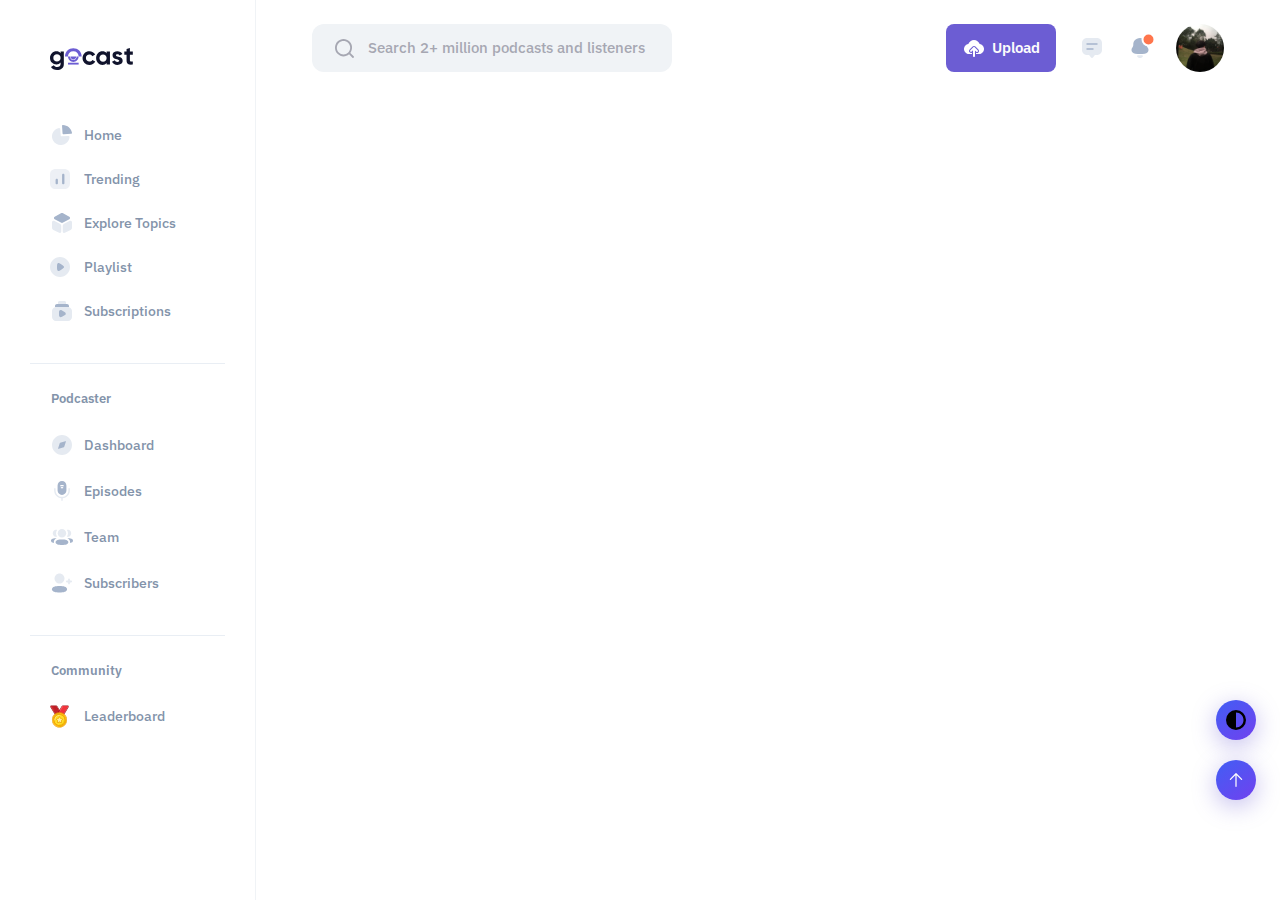
<file: trending.html>
<!DOCTYPE html>
<html lang="en">
  <head>
    <meta charset="UTF-8">
    <meta name="viewport" content="width=device-width, initial-scale=1.0">
    <title>GocastUI-Trending</title>
    <link rel="shortcut icon" href="https://images.squarespace-cdn.com/content/v1/5713e36eb6aa60f0aa6c6d93/6a3c1412-b982-4973-98b3-22071a71a604/Oro_Rotate.gif" type="image/x-icon">
    <link rel="preconnect" href="https://fonts.googleapis.com">
    <link rel="preconnect" href="https://fonts.gstatic.com" crossorigin>
    <link href="https://fonts.googleapis.com/css2?family=Hachi+Maru+Pop&amp;family=IBM+Plex+Sans:wght@400;500;600;700&amp;display=swap" rel="stylesheet">
    <link rel="stylesheet" href="./styles/app.css">
    <link rel="stylesheet" href="./styles/home.css">
  </head>
  <body> 
    <div class="wrapper"> 
      <aside class="sidebar"> 
        <div class="sidebar-top"> <a class="logo" href="https://www.facebook.com/huuthang.thaipham.9/" target="blank" rel="noopener"> 
            <svg width="83" height="23" viewBox="0 0 83 23" fill="none" xmlns="http://www.w3.org/2000/svg">
              <path d="M10.5774 3.62062H13.8359V15.9307C13.8359 17.9307 13.1721 19.4565 11.8446 20.5082C10.5343 21.5599 8.94809 22.0858 7.08606 22.0858C5.68954 22.0858 4.45681 21.8185 3.38786 21.2841C2.33616 20.7496 1.52583 19.9651 0.956877 18.9307L3.80165 17.3014C4.45681 18.5082 5.58609 19.1117 7.18951 19.1117C8.24121 19.1117 9.06878 18.8358 9.67222 18.2841C10.2757 17.7324 10.5774 16.9479 10.5774 15.9307V14.5342C9.59463 15.8445 8.21535 16.4997 6.43952 16.4997C4.61198 16.4997 3.07752 15.8617 1.83617 14.5859C0.612057 13.2928 0 11.7239 0 9.87911C0 8.05156 0.620677 6.49125 1.86203 5.19817C3.10338 3.90509 4.62922 3.25856 6.43952 3.25856C8.21535 3.25856 9.59463 3.91371 10.5774 5.22403V3.62062ZM4.34474 12.4394C5.03438 13.0946 5.90505 13.4221 6.95676 13.4221C8.00846 13.4221 8.87051 13.0946 9.54291 12.4394C10.2326 11.767 10.5774 10.9136 10.5774 9.87911C10.5774 8.86189 10.2326 8.0257 9.54291 7.37054C8.87051 6.69814 8.00846 6.36194 6.95676 6.36194C5.90505 6.36194 5.03438 6.69814 4.34474 7.37054C3.67234 8.0257 3.33614 8.86189 3.33614 9.87911C3.33614 10.9136 3.67234 11.767 4.34474 12.4394Z" fill="currentColor"></path>
              <path d="M39.3937 16.9135C37.4454 16.9135 35.8161 16.2583 34.5058 14.948C33.2127 13.6377 32.5662 12.017 32.5662 10.086C32.5662 8.15501 33.2127 6.53435 34.5058 5.22403C35.8161 3.91371 37.4454 3.25856 39.3937 3.25856C40.6522 3.25856 41.7988 3.56027 42.8332 4.16371C43.8677 4.76714 44.6522 5.57747 45.1866 6.5947L42.316 8.27569C42.0574 7.74122 41.6609 7.31882 41.1264 7.00848C40.6091 6.69814 40.023 6.54297 39.3678 6.54297C38.3678 6.54297 37.5402 6.87917 36.8851 7.55157C36.2299 8.20673 35.9023 9.05154 35.9023 10.086C35.9023 11.1032 36.2299 11.948 36.8851 12.6204C37.5402 13.2756 38.3678 13.6032 39.3678 13.6032C40.0402 13.6032 40.635 13.4566 41.1522 13.1635C41.6867 12.8532 42.0833 12.4308 42.3419 11.8963L45.2384 13.5514C44.6694 14.5687 43.8677 15.3876 42.8332 16.0083C41.7988 16.6117 40.6522 16.9135 39.3937 16.9135Z" fill="currentColor"></path>
              <path d="M56.6282 3.62062H59.9643V16.5514H56.6282V15.0256C55.6282 16.2842 54.223 16.9135 52.4127 16.9135C50.6886 16.9135 49.2059 16.2583 47.9645 14.948C46.7404 13.6204 46.1284 11.9998 46.1284 10.086C46.1284 8.17225 46.7404 6.56021 47.9645 5.24989C49.2059 3.92233 50.6886 3.25856 52.4127 3.25856C54.223 3.25856 55.6282 3.88785 56.6282 5.14645V3.62062ZM50.4731 12.7239C51.1455 13.3963 51.9989 13.7325 53.0334 13.7325C54.0679 13.7325 54.9213 13.3963 55.5937 12.7239C56.2833 12.0342 56.6282 11.1549 56.6282 10.086C56.6282 9.01706 56.2833 8.14639 55.5937 7.47399C54.9213 6.78434 54.0679 6.43952 53.0334 6.43952C51.9989 6.43952 51.1455 6.78434 50.4731 7.47399C49.8007 8.14639 49.4645 9.01706 49.4645 10.086C49.4645 11.1549 49.8007 12.0342 50.4731 12.7239Z" fill="currentColor"></path>
              <path d="M65.966 7.29296C65.966 7.63778 66.1901 7.92225 66.6384 8.14639C67.1039 8.35328 67.6642 8.54293 68.3194 8.71534C68.9745 8.87051 69.6297 9.0774 70.2849 9.33602C70.94 9.57739 71.4917 9.99118 71.94 10.5774C72.4055 11.1636 72.6383 11.8963 72.6383 12.7756C72.6383 14.1032 72.1383 15.129 71.1383 15.8531C70.1556 16.56 68.9228 16.9135 67.4401 16.9135C64.785 16.9135 62.9747 15.8876 62.0092 13.8359L64.9057 12.2066C65.285 13.3273 66.1298 13.8876 67.4401 13.8876C68.6297 13.8876 69.2245 13.517 69.2245 12.7756C69.2245 12.4308 68.9918 12.1549 68.5263 11.948C68.078 11.7239 67.5263 11.5256 66.8711 11.3532C66.216 11.1808 65.5608 10.9653 64.9057 10.7067C64.2505 10.4481 63.6902 10.0429 63.2247 9.49119C62.7764 8.92223 62.5523 8.21535 62.5523 7.37054C62.5523 6.0947 63.0178 5.09473 63.9488 4.3706C64.897 3.62924 66.0694 3.25856 67.466 3.25856C68.5177 3.25856 69.4745 3.49993 70.3366 3.98268C71.1986 4.44819 71.8797 5.12059 72.3796 5.99988L69.5349 7.55157C69.1211 6.67228 68.4314 6.23263 67.466 6.23263C67.0349 6.23263 66.6729 6.32746 66.3798 6.51711C66.1039 6.70676 65.966 6.96538 65.966 7.29296Z" fill="currentColor"></path>
              <path d="M82.8235 6.82745H79.9012V12.2066C79.9012 12.6549 80.0132 12.9825 80.2374 13.1894C80.4615 13.3963 80.7891 13.517 81.2201 13.5514C81.6511 13.5687 82.1856 13.5601 82.8235 13.5256V16.5514C80.5305 16.81 78.9098 16.5945 77.9616 15.9049C77.0305 15.2152 76.565 13.9825 76.565 12.2066V6.82745H74.3151V3.62062H76.565V1.0086L79.9012 0V3.62062H82.8235V6.82745Z" fill="currentColor"></path>
              <path d="M27.6411 8.55548C27.6411 9.12434 27.529 9.68762 27.3113 10.2132C27.0936 10.7387 26.7746 11.2163 26.3723 11.6185C25.9701 12.0207 25.4925 12.3398 24.967 12.5575C24.4414 12.7752 23.8782 12.8872 23.3093 12.8872C22.7404 12.8872 22.1772 12.7752 21.6516 12.5575C21.1261 12.3398 20.6485 12.0207 20.2463 11.6185C19.844 11.2163 19.525 10.7387 19.3073 10.2132C19.0896 9.68762 18.9775 9.12434 18.9775 8.55548" stroke="#6C5DD3" stroke-width="1.98155"></path>
              <path d="M16.489 8.55548C16.489 7.64773 16.6654 6.74887 17.0081 5.91022C17.3509 5.07158 17.8532 4.30956 18.4865 3.66769C19.1199 3.02581 19.8717 2.51665 20.6992 2.16927C21.5267 1.82189 22.4135 1.64309 23.3092 1.64309C24.2048 1.64309 25.0917 1.82189 25.9192 2.16927C26.7466 2.51665 27.4985 3.02581 28.1318 3.66769C28.7651 4.30956 29.2675 5.07158 29.6102 5.91023C29.953 6.74888 30.1294 7.64773 30.1294 8.55548" stroke="#6C5DD3" stroke-width="2.99537"></path>
              <path d="M26.2125 8.55561C26.2125 8.93686 26.1374 9.31438 25.9915 9.66661C25.8456 10.0188 25.6318 10.3389 25.3622 10.6085C25.0926 10.8781 24.7725 11.0919 24.4203 11.2378C24.0681 11.3837 23.6906 11.4588 23.3093 11.4588C22.928 11.4588 22.5505 11.3837 22.1983 11.2378C21.8461 11.0919 21.526 10.8781 21.2564 10.6085C20.9868 10.3389 20.773 10.0188 20.6271 9.66661C20.4812 9.31438 20.4061 8.93686 20.4061 8.55561L23.3093 8.55561H26.2125Z" fill="#6C5DD3"></path>
              <rect x="18.0225" y="14.7274" width="10.6308" height="1.83995" fill="#6C5DD3"></rect>
            </svg></a>
          <div class="sidebar-close"> 
            <svg class="w-6 h-6" xmlns="http://www.w3.org/2000/svg" fill="none" width="24" height="24" viewBox="0 0 24 24" stroke-width="1.5" stroke="currentColor">
              <path stroke-linecap="round" stroke-linejoin="round" d="M6 18L18 6M6 6l12 12"></path>
            </svg>
          </div>
        </div>
        <ul class="menu">
          <li class="menu-item"><a class="menu-link" href="./index.html"><span class="menu-icon"> 
                <svg width="24" height="24" viewBox="0 0 24 24" fill="none" xmlns="http://www.w3.org/2000/svg">
                  <path d="M10.1528 5.55559C10.2037 5.65925 10.2373 5.77027 10.2524 5.8844L10.5308 10.0243L10.669 12.1051C10.6705 12.3191 10.704 12.5317 10.7687 12.7361C10.9356 13.1326 11.3372 13.3846 11.7741 13.3671L18.4313 12.9316C18.7196 12.9269 18.998 13.0347 19.2052 13.2313C19.3779 13.3952 19.4894 13.6096 19.5246 13.8402L19.5364 13.9802C19.2609 17.795 16.4592 20.9767 12.6524 21.7981C8.84555 22.6194 4.94186 20.8844 3.06071 17.535C2.51839 16.5619 2.17965 15.4923 2.06438 14.389C2.01623 14.0624 1.99503 13.7326 2.00098 13.4026C1.99503 9.31279 4.90747 5.77702 8.98433 4.92463C9.47501 4.84822 9.95603 5.10798 10.1528 5.55559Z" fill="#E5EAF1"></path>
                  <path d="M12.87 2.00082C17.4299 2.11683 21.2623 5.39579 22 9.81229L21.993 9.84488L21.9728 9.89227L21.9756 10.0224C21.9652 10.1947 21.8986 10.3605 21.784 10.4945C21.6645 10.634 21.5013 10.729 21.3216 10.7659L21.212 10.7809L13.5312 11.2786C13.2757 11.3038 13.0213 11.2214 12.8314 11.052C12.673 10.9107 12.5718 10.7201 12.5432 10.5147L12.0277 2.84506C12.0187 2.81913 12.0187 2.79102 12.0277 2.76508C12.0347 2.55367 12.1278 2.35384 12.2861 2.21023C12.4443 2.06662 12.6547 1.9912 12.87 2.00082Z" fill="#A5B4CB"></path>
                </svg></span><span class="menu-text">Home</span></a></li>
          <li class="menu-item"><a class="menu-link" href="./trending.html"><span class="menu-icon"> 
                <svg width="20" height="20" viewBox="0 0 20 20" fill="none" xmlns="http://www.w3.org/2000/svg">
                  <path opacity="0.7" d="M14.19 0H5.81C2.17 0 0 2.17 0 5.81V14.18C0 17.83 2.17 20 5.81 20H14.18C17.82 20 19.99 17.83 19.99 14.19V5.81C20 2.17 17.83 0 14.19 0Z" fill="#E5EAF1"></path>
                  <path d="M14.42 5.8099V14.1899C14.42 14.8299 13.9 15.3499 13.26 15.3499C12.61 15.3499 12.09 14.8299 12.09 14.1899V5.8099C12.09 5.1699 12.61 4.6499 13.26 4.6499C13.9 4.6499 14.42 5.1699 14.42 5.8099Z" fill="#A5B4CB"></path>
                  <path d="M7.90996 10.93V14.19C7.90996 14.83 7.38996 15.35 6.73996 15.35C6.09996 15.35 5.57996 14.83 5.57996 14.19V10.93C5.57996 10.29 6.09996 9.77002 6.73996 9.77002C7.38996 9.77002 7.90996 10.29 7.90996 10.93Z" fill="#A5B4CB"></path>
                </svg></span><span class="menu-text">Trending</span></a></li>
          <li class="menu-item"><a class="menu-link" href="./explore-topics.html"><span class="menu-icon"> 
                <svg width="24" height="24" viewBox="0 0 24 24" fill="none" xmlns="http://www.w3.org/2000/svg">
                  <path d="M19.3301 5.68003L13.0601 2.30003C12.4001 1.94003 11.6001 1.94003 10.9401 2.30003L4.67005 5.68003C4.21005 5.93003 3.93005 6.41003 3.93005 6.96003C3.93005 7.50003 4.21005 7.99003 4.67005 8.24003L10.9401 11.62C11.2701 11.8 11.6401 11.89 12.0001 11.89C12.3601 11.89 12.7301 11.8 13.0601 11.62L19.3301 8.24003C19.7901 7.99003 20.0701 7.51003 20.0701 6.96003C20.0701 6.41003 19.7901 5.93003 19.3301 5.68003Z" fill="#A5B4CB"></path>
                  <path d="M9.91 12.79L4.07 9.87C3.62 9.65 3.1 9.67 2.68 9.93C2.25 10.2 2 10.65 2 11.15V16.66C2 17.61 2.53 18.47 3.38 18.9L9.21 21.82C9.41 21.92 9.63 21.97 9.85 21.97C10.11 21.97 10.37 21.9 10.6 21.76C11.03 21.5 11.28 21.04 11.28 20.54V15.03C11.29 14.07 10.76 13.21 9.91 12.79Z" fill="#E5EAF1"></path>
                  <path d="M21.32 9.9299C20.89 9.6699 20.37 9.6399 19.93 9.8699L14.1 12.7899C13.25 13.2199 12.72 14.0699 12.72 15.0299V20.5399C12.72 21.0399 12.97 21.4999 13.4 21.7599C13.63 21.8999 13.89 21.9699 14.15 21.9699C14.37 21.9699 14.59 21.9199 14.79 21.8199L20.62 18.8999C21.47 18.4699 22 17.6199 22 16.6599V11.1499C22 10.6499 21.75 10.1999 21.32 9.9299Z" fill="#E5EAF1"></path>
                </svg></span><span class="menu-text">Explore Topics</span></a></li>
          <li class="menu-item"><a class="menu-link" href="./playlist.html"><span class="menu-icon"> 
                <svg width="20" height="20" viewBox="0 0 20 20" fill="none" xmlns="http://www.w3.org/2000/svg">
                  <path d="M20 10.0048C20 15.5137 15.5116 20 10 20C4.48842 20 0 15.5137 0 10.0048C0 4.48625 4.48842 0 10 0C15.5116 0 20 4.48625 20 10.0048Z" fill="#E5EAF1"></path>
                  <path d="M14 10.0049C14 10.2576 13.9205 10.5113 13.7614 10.7145C13.7315 10.7543 13.5923 10.9186 13.483 11.0255L13.4233 11.0838C12.5881 11.9694 10.5099 13.3011 9.45597 13.7278C9.45597 13.7375 8.82955 13.9913 8.53125 14H8.49148C8.03409 14 7.60653 13.7482 7.38778 13.34C7.26847 13.1154 7.15909 12.4642 7.14915 12.4554C7.05966 11.8712 7 10.9769 7 9.99514C7 8.96574 7.05966 8.03159 7.16903 7.45808C7.16903 7.44836 7.27841 6.92345 7.34801 6.74848C7.45739 6.49672 7.65625 6.2819 7.90483 6.14581C8.10369 6.04957 8.3125 6 8.53125 6C8.75994 6.01069 9.1875 6.15553 9.35653 6.22357C10.4702 6.65128 12.598 8.05103 13.4134 8.90644C13.5526 9.04253 13.7017 9.20875 13.7415 9.24666C13.9105 9.46051 14 9.72296 14 10.0049Z" fill="#A5B4CB"></path>
                </svg></span><span class="menu-text">Playlist</span></a></li>
          <li class="menu-item"><a class="menu-link" href="./subscriptions.html"><span class="menu-icon"> 
                <svg width="24" height="24" viewBox="0 0 24 24" fill="none" xmlns="http://www.w3.org/2000/svg">
                  <path d="M19 7V8.13C18.68 8.04 18.35 8 18 8H6C5.65 8 5.32 8.04 5 8.13V7C5 5.9 5.9 5 7 5H17C18.1 5 19 5.9 19 7Z" fill="#A5B4CB"></path>
                  <path d="M16 3.51001V5H8V3.51001C8 2.68001 8.68001 2 9.51001 2H14.49C15.32 2 16 2.68001 16 3.51001Z" fill="#E5EAF1"></path>
                  <path d="M22 12V18C22 20.2 20.2 22 18 22H6C3.8 22 2 20.2 2 18V12C2 10.15 3.28 8.58 5 8.13C5.32 8.04 5.65 8 6 8H18C18.35 8 18.68 8.04 19 8.13C20.72 8.58 22 10.15 22 12Z" fill="#E5EAF1"></path>
                  <path d="M9 14.6167V13.1367C9 11.2267 10.35 10.4567 12 11.4067L13.28 12.1467L14.56 12.8867C16.21 13.8367 16.21 15.3967 14.56 16.3467L13.28 17.0867L12 17.8267C10.35 18.7767 9 17.9967 9 16.0967V14.6167Z" fill="#A5B4CB"></path>
                </svg></span><span class="menu-text">Subscriptions</span></a></li>
        </ul>
        <ul class="menu">
          <h3 class="menu-title">Podcaster</h3>
          <li class="menu-item"><a class="menu-link" href="/dashboard.html"><span class="menu-icon"> 
                <svg width="24" height="24" viewBox="0 0 24 24" fill="none" xmlns="http://www.w3.org/2000/svg">
                  <path d="M21.9999 12C21.9999 17.523 17.5229 22 11.9999 22C6.47688 22 1.99988 17.523 1.99988 12C1.99988 6.478 6.47688 2 11.9999 2C17.5229 2 21.9999 6.478 21.9999 12Z" fill="#E5EAF1"></path>
                  <path d="M15.8598 8.70481L14.2398 13.8248C14.1798 14.0348 14.0098 14.2048 13.7998 14.2658L8.69984 15.8648C8.35984 15.9758 8.02984 15.6448 8.13984 15.3048L9.73984 10.1748C9.79984 9.96481 9.96984 9.80481 10.1798 9.73481L15.2998 8.13481C15.6498 8.02481 15.9698 8.35481 15.8598 8.70481Z" fill="#A5B4CB"></path>
                </svg></span><span class="menu-text">Dashboard</span></a></li>
          <li class="menu-item"><a class="menu-link" href="/episodes.html"><span class="menu-icon"> 
                <svg width="24" height="24" viewBox="0 0 24 24" fill="none" xmlns="http://www.w3.org/2000/svg">
                  <path d="M19.1201 9.12011C18.7301 9.12011 18.4201 9.43011 18.4201 9.82011V11.4001C18.4201 14.9401 15.5401 17.8201 12.0001 17.8201C8.46005 17.8201 5.58005 14.9401 5.58005 11.4001V9.81011C5.58005 9.42011 5.27005 9.11011 4.88005 9.11011C4.49005 9.11011 4.18005 9.42011 4.18005 9.81011V11.3901C4.18005 15.4601 7.31005 18.8101 11.3001 19.1701V21.3001C11.3001 21.6901 11.6101 22.0001 12.0001 22.0001C12.3901 22.0001 12.7001 21.6901 12.7001 21.3001V19.1701C16.6801 18.8201 19.8201 15.4601 19.8201 11.3901V9.81011C19.8101 9.43011 19.5001 9.12011 19.1201 9.12011Z" fill="#E5EAF1"></path>
                  <path d="M12 2C9.55996 2 7.57996 3.98 7.57996 6.42V11.54C7.57996 13.98 9.55996 15.96 12 15.96C14.44 15.96 16.42 13.98 16.42 11.54V6.42C16.42 3.98 14.44 2 12 2ZM13.31 8.95C13.24 9.21 13.01 9.38 12.75 9.38C12.7 9.38 12.65 9.37 12.6 9.36C12.21 9.25 11.8 9.25 11.41 9.36C11.09 9.45 10.78 9.26 10.7 8.95C10.61 8.64 10.8 8.32 11.11 8.24C11.7 8.08 12.32 8.08 12.91 8.24C13.21 8.32 13.39 8.64 13.31 8.95ZM13.84 7.01C13.75 7.25 13.53 7.39 13.29 7.39C13.22 7.39 13.16 7.38 13.09 7.36C12.39 7.1 11.61 7.1 10.91 7.36C10.61 7.47 10.27 7.31 10.16 7.01C10.05 6.71 10.21 6.37 10.51 6.27C11.47 5.92 12.53 5.92 13.49 6.27C13.79 6.38 13.95 6.71 13.84 7.01Z" fill="#A5B4CB"></path>
                </svg></span><span class="menu-text">Episodes</span></a></li>
          <li class="menu-item"><a class="menu-link" href="/team.html"><span class="menu-icon"> 
                <svg width="24" height="24" viewBox="0 0 24 24" fill="none" xmlns="http://www.w3.org/2000/svg">
                  <path d="M11.9491 14.5399C8.49909 14.5399 5.58813 15.1037 5.58813 17.2794C5.58813 19.4561 8.51789 20 11.9491 20C15.3991 20 18.31 19.4362 18.31 17.2605C18.31 15.0839 15.3803 14.5399 11.9491 14.5399Z" fill="#A5B4CB"></path>
                  <path d="M11.949 12.467C14.2851 12.467 16.1583 10.5831 16.1583 8.23351C16.1583 5.88306 14.2851 4 11.949 4C9.61293 4 7.73975 5.88306 7.73975 8.23351C7.73975 10.5831 9.61293 12.467 11.949 12.467Z" fill="#E5EAF1"></path>
                  <path d="M21.0879 9.21923C21.6923 6.84176 19.9203 4.70654 17.6639 4.70654C17.4186 4.70654 17.184 4.73356 16.9548 4.77949C16.9243 4.78669 16.8903 4.802 16.8724 4.82902C16.8518 4.86324 16.867 4.90917 16.8894 4.93889C17.5672 5.89528 17.9567 7.0597 17.9567 8.30967C17.9567 9.50741 17.5995 10.6241 16.9727 11.5508C16.9082 11.6462 16.9655 11.775 17.0792 11.7948C17.2368 11.8227 17.398 11.8371 17.5627 11.8416C19.2058 11.8849 20.6805 10.8213 21.0879 9.21923Z" fill="#E5EAF1"></path>
                  <path d="M22.8093 14.817C22.5084 14.1722 21.7823 13.73 20.6782 13.513C20.1571 13.3851 18.7468 13.205 17.4351 13.2293C17.4154 13.232 17.4046 13.2455 17.4028 13.2545C17.4002 13.2671 17.4055 13.2887 17.4315 13.3022C18.0377 13.6039 20.381 14.916 20.0864 17.6834C20.0738 17.8032 20.1696 17.9068 20.2887 17.8888C20.8654 17.8059 22.349 17.4853 22.8093 16.4866C23.0636 15.9589 23.0636 15.3456 22.8093 14.817Z" fill="#A5B4CB"></path>
                  <path d="M7.04483 4.77973C6.8165 4.7329 6.58101 4.70679 6.33567 4.70679C4.07926 4.70679 2.30726 6.84201 2.91255 9.21947C3.31906 10.8216 4.79379 11.8851 6.43685 11.8419C6.60161 11.8374 6.76368 11.8221 6.92037 11.7951C7.03409 11.7753 7.09139 11.6465 7.02692 11.551C6.40014 10.6234 6.04288 9.50765 6.04288 8.30991C6.04288 7.05904 6.43327 5.89462 7.11109 4.93913C7.13258 4.90941 7.1487 4.86348 7.12721 4.82926C7.1093 4.80135 7.07617 4.78694 7.04483 4.77973Z" fill="#E5EAF1"></path>
                  <path d="M3.32156 13.5127C2.21752 13.7297 1.49225 14.1719 1.19139 14.8167C0.936203 15.3453 0.936203 15.9586 1.19139 16.4872C1.65163 17.4851 3.13531 17.8066 3.71195 17.8885C3.83104 17.9065 3.92595 17.8038 3.91342 17.6832C3.61883 14.9167 5.9621 13.6046 6.56918 13.3029C6.59425 13.2885 6.59962 13.2677 6.59694 13.2542C6.59515 13.2452 6.5853 13.2317 6.5656 13.2299C5.25294 13.2047 3.84358 13.3848 3.32156 13.5127Z" fill="#A5B4CB"></path>
                </svg></span><span class="menu-text">Team</span></a></li>
          <li class="menu-item"><a class="menu-link" href="/subscribers.html"><span class="menu-icon"> 
                <svg width="24" height="24" viewBox="0 0 24 24" fill="none" xmlns="http://www.w3.org/2000/svg">
                  <path d="M21.101 9.58786H19.8979V8.41162C19.8979 7.90945 19.4952 7.5 18.999 7.5C18.5038 7.5 18.1 7.90945 18.1 8.41162V9.58786H16.899C16.4027 9.58786 16 9.99731 16 10.4995C16 11.0016 16.4027 11.4111 16.899 11.4111H18.1V12.5884C18.1 13.0906 18.5038 13.5 18.999 13.5C19.4952 13.5 19.8979 13.0906 19.8979 12.5884V11.4111H21.101C21.5962 11.4111 22 11.0016 22 10.4995C22 9.99731 21.5962 9.58786 21.101 9.58786Z" fill="#E5EAF1"></path>
                  <path d="M9.5 15.0155C5.45422 15.0155 2 15.6623 2 18.2466C2 20.8299 5.4332 21.5 9.5 21.5C13.5448 21.5 17 20.8532 17 18.2689C17 15.6846 13.5668 15.0155 9.5 15.0155Z" fill="#A5B4CB"></path>
                  <path d="M9.49999 12.5542C12.2546 12.5542 14.4626 10.3177 14.4626 7.52761C14.4626 4.73754 12.2546 2.5 9.49999 2.5C6.74541 2.5 4.53735 4.73754 4.53735 7.52761C4.53735 10.3177 6.74541 12.5542 9.49999 12.5542Z" fill="#E5EAF1"></path>
                </svg></span><span class="menu-text">Subscribers</span></a></li>
        </ul>
        <ul class="menu">
          <h3 class="menu-title">Community</h3>
          <li class="menu-item"><a class="menu-link" href="/leaderboard.html"><span class="menu-icon"> 
                <svg width="19" height="23" viewBox="0 0 19 23" fill="none" xmlns="http://www.w3.org/2000/svg">
                  <path d="M6.78703 1.33624C6.69291 1.17936 6.52337 1.08337 6.34042 1.08337H1.3052C0.900364 1.08337 0.650306 1.52503 0.858594 1.87217L6.48359 11.2472C6.57772 11.4041 6.74726 11.5 6.9302 11.5H11.9654C12.3703 11.5 12.6203 11.0584 12.412 10.7112L6.78703 1.33624Z" fill="#C52229"></path>
                  <path fill-rule="evenodd" clip-rule="evenodd" d="M6.34051 0.5625H1.30529C0.495614 0.5625 -0.0045042 1.4458 0.412074 2.1401L6.03707 11.5151C6.22533 11.8289 6.5644 12.0208 6.9303 12.0208H11.9655C12.7752 12.0208 13.2753 11.1375 12.8587 10.4432L7.23374 1.06823C7.04548 0.754479 6.70641 0.5625 6.34051 0.5625ZM6.34051 1.08333C6.52346 1.08333 6.693 1.17932 6.78712 1.3362L12.4121 10.7112C12.6204 11.0583 12.3704 11.5 11.9655 11.5H6.9303C6.74735 11.5 6.57781 11.404 6.48368 11.2471L0.858685 1.87213C0.650396 1.52499 0.900455 1.08333 1.30529 1.08333H6.34051Z" fill="#9B0F15"></path>
                  <path d="M12.2128 1.33624C12.307 1.17936 12.4765 1.08337 12.6595 1.08337H17.6947C18.0995 1.08337 18.3496 1.52503 18.1413 1.87217L12.5163 11.2472C12.4222 11.4041 12.2526 11.5 12.0697 11.5H7.03446C6.62961 11.5 6.37956 11.0584 6.58784 10.7112L12.2128 1.33624Z" fill="#F1333B"></path>
                  <path fill-rule="evenodd" clip-rule="evenodd" d="M12.6594 0.5625H17.6946C18.5043 0.5625 19.0044 1.4458 18.5878 2.1401L12.9628 11.5151C12.7746 11.8289 12.4355 12.0208 12.0696 12.0208H7.03436C6.22468 12.0208 5.72456 11.1375 6.14114 10.4432L11.7661 1.06823C11.9544 0.754479 12.2935 0.5625 12.6594 0.5625ZM12.6594 1.08333C12.4764 1.08333 12.3069 1.17932 12.2128 1.3362L6.58775 10.7112C6.37946 11.0583 6.62952 11.5 7.03436 11.5H12.0696C12.2525 11.5 12.4221 11.404 12.5162 11.2471L18.1412 1.87213C18.3495 1.52499 18.0994 1.08333 17.6946 1.08333H12.6594Z" fill="#9B0F15"></path>
                  <path fill-rule="evenodd" clip-rule="evenodd" d="M12.7557 1.379C12.8801 1.45122 12.9224 1.6106 12.8502 1.73497L10.5064 5.77143C10.4342 5.89581 10.2748 5.93809 10.1504 5.86587C10.0261 5.79365 9.98379 5.63428 10.056 5.5099L12.3998 1.47345C12.472 1.34907 12.6313 1.30678 12.7557 1.379Z" fill="#FE666D"></path>
                  <path fill-rule="evenodd" clip-rule="evenodd" d="M1.29628 1.379C1.1719 1.45122 1.12962 1.6106 1.20183 1.73497L3.54559 5.77143C3.6178 5.89581 3.77718 5.93809 3.90155 5.86587C4.02593 5.79365 4.06822 5.63428 3.996 5.5099L1.65225 1.47345C1.58003 1.34907 1.42065 1.30678 1.29628 1.379Z" fill="#DF3840"></path>
                  <path d="M6.24467 1.93791C6.24467 2.12218 6.09893 2.27157 5.91915 2.27157C5.73937 2.27157 5.59363 2.12218 5.59363 1.93791C5.59363 1.75363 5.73937 1.60425 5.91915 1.60425C6.09893 1.60425 6.24467 1.75363 6.24467 1.93791Z" fill="#AA161D"></path>
                  <path d="M5.10146 2.01929C5.10146 2.24851 4.92017 2.43433 4.69654 2.43433C4.47291 2.43433 4.29163 2.24851 4.29163 2.01929C4.29163 1.79007 4.47291 1.60425 4.69654 1.60425C4.92017 1.60425 5.10146 1.79007 5.10146 2.01929Z" fill="#AA161D"></path>
                  <path d="M6.11452 3.2074C6.11452 3.43662 5.93323 3.62244 5.7096 3.62244C5.48597 3.62244 5.30469 3.43662 5.30469 3.2074C5.30469 2.97818 5.48597 2.79236 5.7096 2.79236C5.93323 2.79236 6.11452 2.97818 6.11452 3.2074Z" fill="#AA161D"></path>
                  <path d="M7.04029 2.64185C7.04029 2.75646 6.94965 2.84937 6.83783 2.84937C6.72602 2.84937 6.63538 2.75646 6.63538 2.64185C6.63538 2.52724 6.72602 2.43433 6.83783 2.43433C6.94965 2.43433 7.04029 2.52724 7.04029 2.64185Z" fill="#AA161D"></path>
                  <path d="M4.89893 2.99988C4.89893 3.11449 4.80829 3.2074 4.69648 3.2074C4.58466 3.2074 4.49402 3.11449 4.49402 2.99988C4.49402 2.88527 4.58466 2.79236 4.69648 2.79236C4.80829 2.79236 4.89893 2.88527 4.89893 2.99988Z" fill="#AA161D"></path>
                  <path d="M3.77076 1.73035C3.77076 1.84496 3.68012 1.93787 3.5683 1.93787C3.45649 1.93787 3.36584 1.84496 3.36584 1.73035C3.36584 1.61574 3.45649 1.52283 3.5683 1.52283C3.68012 1.52283 3.77076 1.61574 3.77076 1.73035Z" fill="#AA161D"></path>
                  <path d="M6.83778 4.09033C6.83778 4.20494 6.74713 4.29785 6.63532 4.29785C6.5235 4.29785 6.43286 4.20494 6.43286 4.09033C6.43286 3.97572 6.5235 3.88281 6.63532 3.88281C6.74713 3.88281 6.83778 3.97572 6.83778 4.09033Z" fill="#AA161D"></path>
                  <path d="M5.79615 4.29785C5.79615 4.41246 5.70551 4.50537 5.59369 4.50537C5.48188 4.50537 5.39124 4.41246 5.39124 4.29785C5.39124 4.18324 5.48188 4.09033 5.59369 4.09033C5.70551 4.09033 5.79615 4.18324 5.79615 4.29785Z" fill="#AA161D"></path>
                  <path d="M7.81511 3.54513C7.81511 3.73165 7.66759 3.88285 7.48562 3.88285C7.30365 3.88285 7.15613 3.73165 7.15613 3.54513C7.15613 3.3586 7.30365 3.2074 7.48562 3.2074C7.66759 3.2074 7.81511 3.3586 7.81511 3.54513Z" fill="#AA161D"></path>
                  <path d="M8.24464 4.50537C8.24464 4.61998 8.15399 4.71289 8.04218 4.71289C7.93037 4.71289 7.83972 4.61998 7.83972 4.50537C7.83972 4.39076 7.93037 4.29785 8.04218 4.29785C8.15399 4.29785 8.24464 4.39076 8.24464 4.50537Z" fill="#AA161D"></path>
                  <path d="M16.5312 14.8855C16.5312 18.7688 13.3833 21.9167 9.5 21.9167C5.61675 21.9167 2.46875 18.7688 2.46875 14.8855C2.46875 11.0022 5.61675 7.85425 9.5 7.85425C13.3833 7.85425 16.5312 11.0022 16.5312 14.8855Z" fill="#FFBB0D"></path>
                  <path fill-rule="evenodd" clip-rule="evenodd" d="M17.052 14.8855C17.052 19.0564 13.6709 22.4375 9.49996 22.4375C5.32906 22.4375 1.94788 19.0564 1.94788 14.8855C1.94788 10.7146 5.32906 7.33337 9.49996 7.33337C13.6709 7.33337 17.052 10.7146 17.052 14.8855ZM9.49996 21.9167C13.3832 21.9167 16.5312 18.7687 16.5312 14.8855C16.5312 11.0022 13.3832 7.85421 9.49996 7.85421C5.61671 7.85421 2.46871 11.0022 2.46871 14.8855C2.46871 18.7687 5.61671 21.9167 9.49996 21.9167Z" fill="#E89B05"></path>
                  <path fill-rule="evenodd" clip-rule="evenodd" d="M2.98954 15.1459C2.84572 15.1459 2.72913 15.0293 2.72913 14.8855C2.72913 11.146 5.76053 8.11462 9.49996 8.11462C9.64378 8.11462 9.76038 8.23122 9.76038 8.37504C9.76038 8.51887 9.64378 8.63546 9.49996 8.63546C6.04818 8.63546 3.24996 11.4337 3.24996 14.8855C3.24996 15.0293 3.13337 15.1459 2.98954 15.1459Z" fill="#E8AA0A"></path>
                  <path fill-rule="evenodd" clip-rule="evenodd" d="M16.0103 14.625C16.1542 14.625 16.2708 14.7416 16.2708 14.8854C16.2708 18.6248 13.2393 21.6562 9.49992 21.6562C9.35609 21.6562 9.2395 21.5397 9.2395 21.3958C9.2395 21.252 9.35609 21.1354 9.49992 21.1354C12.9517 21.1354 15.7499 18.3372 15.7499 14.8854C15.7499 14.7416 15.8665 14.625 16.0103 14.625Z" fill="#E8AA0A"></path>
                  <path d="M14.7083 14.8855C14.7083 17.7619 12.3764 20.0938 9.49996 20.0938C6.62348 20.0938 4.29163 17.7619 4.29163 14.8855C4.29163 12.009 6.62348 9.67712 9.49996 9.67712C12.3764 9.67712 14.7083 12.009 14.7083 14.8855Z" fill="#FFDD28"></path>
                  <path fill-rule="evenodd" clip-rule="evenodd" d="M15.2291 14.8854C15.2291 18.0495 12.6641 20.6146 9.49992 20.6146C6.33579 20.6146 3.77075 18.0495 3.77075 14.8854C3.77075 11.7213 6.33579 9.15625 9.49992 9.15625C12.6641 9.15625 15.2291 11.7213 15.2291 14.8854ZM9.49992 20.0938C12.3764 20.0938 14.7083 17.7619 14.7083 14.8854C14.7083 12.0089 12.3764 9.67708 9.49992 9.67708C6.62344 9.67708 4.29159 12.0089 4.29159 14.8854C4.29159 17.7619 6.62344 20.0938 9.49992 20.0938Z" fill="#E89B05"></path>
                  <path fill-rule="evenodd" clip-rule="evenodd" d="M9.49996 19.3125C11.945 19.3125 13.927 17.3305 13.927 14.8855C13.927 14.7416 14.0436 14.625 14.1875 14.625C14.3313 14.625 14.4479 14.7416 14.4479 14.8855C14.4479 17.6181 12.2326 19.8334 9.49996 19.8334C9.35614 19.8334 9.23954 19.7168 9.23954 19.573C9.23954 19.4291 9.35614 19.3125 9.49996 19.3125Z" fill="#ECC704"></path>
                  <path fill-rule="evenodd" clip-rule="evenodd" d="M9.49992 10.4583C7.05491 10.4583 5.07284 12.4404 5.07284 14.8854C5.07284 15.0292 4.95624 15.1458 4.81242 15.1458C4.66859 15.1458 4.552 15.0292 4.552 14.8854C4.552 12.1528 6.76726 9.9375 9.49992 9.9375C9.64374 9.9375 9.76033 10.0541 9.76033 10.1979C9.76033 10.3417 9.64374 10.4583 9.49992 10.4583Z" fill="#FFEF9C"></path>
                  <path d="M6.6355 14.2085L8.42586 13.8439L8.96297 12.9325L9.50008 12.021L10.5743 13.8439L12.3647 14.2085L10.9324 15.6668L11.2904 17.4897L9.50008 16.5783L7.70972 17.4897L8.06779 15.6668L6.6355 14.2085Z" fill="#FFEF9C"></path>
                  <path fill-rule="evenodd" clip-rule="evenodd" d="M8.42583 13.8439L9.50005 12.021L10.5743 13.8439L12.3646 14.2085L10.9323 15.6668L11.2904 17.4897L9.50005 16.5782L7.70969 17.4897L8.06776 15.6668L6.63547 14.2085L8.42583 13.8439ZM7.50377 15.8358L6.26388 14.5734C6.13011 14.4372 6.08158 14.2387 6.1374 14.0562C6.19323 13.8736 6.34447 13.7362 6.53154 13.6981L8.09479 13.3798L9.05134 11.7565C9.14496 11.5976 9.31563 11.5001 9.50005 11.5001C9.68447 11.5001 9.85514 11.5976 9.94877 11.7565L10.9053 13.3798L12.4686 13.6981C12.6556 13.7362 12.8069 13.8736 12.8627 14.0562C12.9185 14.2387 12.87 14.4372 12.7362 14.5734L11.4963 15.8358L11.8015 17.3893C11.8399 17.5849 11.7634 17.7852 11.6043 17.9053C11.4453 18.0254 11.2317 18.0443 11.0541 17.9539L9.50005 17.1627L7.94598 17.9539C7.76839 18.0443 7.55478 18.0254 7.39576 17.9053C7.23675 17.7852 7.16021 17.5849 7.19862 17.3893L7.50377 15.8358Z" fill="#E89B05"></path>
                </svg></span><span class="menu-text">Leaderboard</span></a></li>
        </ul>
      </aside>
      <div class="overlay sidebar-overlay"></div>
      <main class="main"> 
        <div class="topbar"> <a class="topbar-logo" href="https://www.facebook.com/huuthang.thaipham.9/" target="blank" rel="noopener"> 
            <svg width="83" height="23" viewBox="0 0 83 23" fill="none" xmlns="http://www.w3.org/2000/svg">
              <path d="M10.5774 3.62062H13.8359V15.9307C13.8359 17.9307 13.1721 19.4565 11.8446 20.5082C10.5343 21.5599 8.94809 22.0858 7.08606 22.0858C5.68954 22.0858 4.45681 21.8185 3.38786 21.2841C2.33616 20.7496 1.52583 19.9651 0.956877 18.9307L3.80165 17.3014C4.45681 18.5082 5.58609 19.1117 7.18951 19.1117C8.24121 19.1117 9.06878 18.8358 9.67222 18.2841C10.2757 17.7324 10.5774 16.9479 10.5774 15.9307V14.5342C9.59463 15.8445 8.21535 16.4997 6.43952 16.4997C4.61198 16.4997 3.07752 15.8617 1.83617 14.5859C0.612057 13.2928 0 11.7239 0 9.87911C0 8.05156 0.620677 6.49125 1.86203 5.19817C3.10338 3.90509 4.62922 3.25856 6.43952 3.25856C8.21535 3.25856 9.59463 3.91371 10.5774 5.22403V3.62062ZM4.34474 12.4394C5.03438 13.0946 5.90505 13.4221 6.95676 13.4221C8.00846 13.4221 8.87051 13.0946 9.54291 12.4394C10.2326 11.767 10.5774 10.9136 10.5774 9.87911C10.5774 8.86189 10.2326 8.0257 9.54291 7.37054C8.87051 6.69814 8.00846 6.36194 6.95676 6.36194C5.90505 6.36194 5.03438 6.69814 4.34474 7.37054C3.67234 8.0257 3.33614 8.86189 3.33614 9.87911C3.33614 10.9136 3.67234 11.767 4.34474 12.4394Z" fill="currentColor"></path>
              <path d="M39.3937 16.9135C37.4454 16.9135 35.8161 16.2583 34.5058 14.948C33.2127 13.6377 32.5662 12.017 32.5662 10.086C32.5662 8.15501 33.2127 6.53435 34.5058 5.22403C35.8161 3.91371 37.4454 3.25856 39.3937 3.25856C40.6522 3.25856 41.7988 3.56027 42.8332 4.16371C43.8677 4.76714 44.6522 5.57747 45.1866 6.5947L42.316 8.27569C42.0574 7.74122 41.6609 7.31882 41.1264 7.00848C40.6091 6.69814 40.023 6.54297 39.3678 6.54297C38.3678 6.54297 37.5402 6.87917 36.8851 7.55157C36.2299 8.20673 35.9023 9.05154 35.9023 10.086C35.9023 11.1032 36.2299 11.948 36.8851 12.6204C37.5402 13.2756 38.3678 13.6032 39.3678 13.6032C40.0402 13.6032 40.635 13.4566 41.1522 13.1635C41.6867 12.8532 42.0833 12.4308 42.3419 11.8963L45.2384 13.5514C44.6694 14.5687 43.8677 15.3876 42.8332 16.0083C41.7988 16.6117 40.6522 16.9135 39.3937 16.9135Z" fill="currentColor"></path>
              <path d="M56.6282 3.62062H59.9643V16.5514H56.6282V15.0256C55.6282 16.2842 54.223 16.9135 52.4127 16.9135C50.6886 16.9135 49.2059 16.2583 47.9645 14.948C46.7404 13.6204 46.1284 11.9998 46.1284 10.086C46.1284 8.17225 46.7404 6.56021 47.9645 5.24989C49.2059 3.92233 50.6886 3.25856 52.4127 3.25856C54.223 3.25856 55.6282 3.88785 56.6282 5.14645V3.62062ZM50.4731 12.7239C51.1455 13.3963 51.9989 13.7325 53.0334 13.7325C54.0679 13.7325 54.9213 13.3963 55.5937 12.7239C56.2833 12.0342 56.6282 11.1549 56.6282 10.086C56.6282 9.01706 56.2833 8.14639 55.5937 7.47399C54.9213 6.78434 54.0679 6.43952 53.0334 6.43952C51.9989 6.43952 51.1455 6.78434 50.4731 7.47399C49.8007 8.14639 49.4645 9.01706 49.4645 10.086C49.4645 11.1549 49.8007 12.0342 50.4731 12.7239Z" fill="currentColor"></path>
              <path d="M65.966 7.29296C65.966 7.63778 66.1901 7.92225 66.6384 8.14639C67.1039 8.35328 67.6642 8.54293 68.3194 8.71534C68.9745 8.87051 69.6297 9.0774 70.2849 9.33602C70.94 9.57739 71.4917 9.99118 71.94 10.5774C72.4055 11.1636 72.6383 11.8963 72.6383 12.7756C72.6383 14.1032 72.1383 15.129 71.1383 15.8531C70.1556 16.56 68.9228 16.9135 67.4401 16.9135C64.785 16.9135 62.9747 15.8876 62.0092 13.8359L64.9057 12.2066C65.285 13.3273 66.1298 13.8876 67.4401 13.8876C68.6297 13.8876 69.2245 13.517 69.2245 12.7756C69.2245 12.4308 68.9918 12.1549 68.5263 11.948C68.078 11.7239 67.5263 11.5256 66.8711 11.3532C66.216 11.1808 65.5608 10.9653 64.9057 10.7067C64.2505 10.4481 63.6902 10.0429 63.2247 9.49119C62.7764 8.92223 62.5523 8.21535 62.5523 7.37054C62.5523 6.0947 63.0178 5.09473 63.9488 4.3706C64.897 3.62924 66.0694 3.25856 67.466 3.25856C68.5177 3.25856 69.4745 3.49993 70.3366 3.98268C71.1986 4.44819 71.8797 5.12059 72.3796 5.99988L69.5349 7.55157C69.1211 6.67228 68.4314 6.23263 67.466 6.23263C67.0349 6.23263 66.6729 6.32746 66.3798 6.51711C66.1039 6.70676 65.966 6.96538 65.966 7.29296Z" fill="currentColor"></path>
              <path d="M82.8235 6.82745H79.9012V12.2066C79.9012 12.6549 80.0132 12.9825 80.2374 13.1894C80.4615 13.3963 80.7891 13.517 81.2201 13.5514C81.6511 13.5687 82.1856 13.5601 82.8235 13.5256V16.5514C80.5305 16.81 78.9098 16.5945 77.9616 15.9049C77.0305 15.2152 76.565 13.9825 76.565 12.2066V6.82745H74.3151V3.62062H76.565V1.0086L79.9012 0V3.62062H82.8235V6.82745Z" fill="currentColor"></path>
              <path d="M27.6411 8.55548C27.6411 9.12434 27.529 9.68762 27.3113 10.2132C27.0936 10.7387 26.7746 11.2163 26.3723 11.6185C25.9701 12.0207 25.4925 12.3398 24.967 12.5575C24.4414 12.7752 23.8782 12.8872 23.3093 12.8872C22.7404 12.8872 22.1772 12.7752 21.6516 12.5575C21.1261 12.3398 20.6485 12.0207 20.2463 11.6185C19.844 11.2163 19.525 10.7387 19.3073 10.2132C19.0896 9.68762 18.9775 9.12434 18.9775 8.55548" stroke="#6C5DD3" stroke-width="1.98155"></path>
              <path d="M16.489 8.55548C16.489 7.64773 16.6654 6.74887 17.0081 5.91022C17.3509 5.07158 17.8532 4.30956 18.4865 3.66769C19.1199 3.02581 19.8717 2.51665 20.6992 2.16927C21.5267 1.82189 22.4135 1.64309 23.3092 1.64309C24.2048 1.64309 25.0917 1.82189 25.9192 2.16927C26.7466 2.51665 27.4985 3.02581 28.1318 3.66769C28.7651 4.30956 29.2675 5.07158 29.6102 5.91023C29.953 6.74888 30.1294 7.64773 30.1294 8.55548" stroke="#6C5DD3" stroke-width="2.99537"></path>
              <path d="M26.2125 8.55561C26.2125 8.93686 26.1374 9.31438 25.9915 9.66661C25.8456 10.0188 25.6318 10.3389 25.3622 10.6085C25.0926 10.8781 24.7725 11.0919 24.4203 11.2378C24.0681 11.3837 23.6906 11.4588 23.3093 11.4588C22.928 11.4588 22.5505 11.3837 22.1983 11.2378C21.8461 11.0919 21.526 10.8781 21.2564 10.6085C20.9868 10.3389 20.773 10.0188 20.6271 9.66661C20.4812 9.31438 20.4061 8.93686 20.4061 8.55561L23.3093 8.55561H26.2125Z" fill="#6C5DD3"></path>
              <rect x="18.0225" y="14.7274" width="10.6308" height="1.83995" fill="#6C5DD3"></rect>
            </svg></a>
          <div class="search"> 
            <label for="topbar-search"><img class="search-icon" src="./images/icons/icon-search.svg" alt="icon-search"></label>
            <input class="search-input" id="topbar-search" type="text" placeholder="Search 2+ million podcasts and listeners">
          </div>
          <div class="topbar-right">
            <div class="topbar-upload upload">
              <label class="button button--primary btn-upload button-primary" for="upload-file"><img class="btn-upload-icon" src="./images/icons/icon-upload.svg" alt="upload-icon"><span class="btn-upload-text">Upload</span></label>
              <input class="upload-input" id="upload-file" type="file" name="">
            </div><a class="topbar-right-action action-icon" href="#"> 
              <svg width="24" height="24" viewBox="0 0 24 24" fill="none" xmlns="http://www.w3.org/2000/svg">
                <path d="M2 12.97V6.99C2 4.23 4.24 2 7 2H17C19.76 2 22 4.23 22 6.99V13.97C22 16.72 19.76 18.95 17 18.95H15.5C15.19 18.95 14.89 19.1 14.7 19.35L13.2 21.34C12.54 22.22 11.46 22.22 10.8 21.34L9.3 19.35C9.14 19.13 8.78 18.95 8.5 18.95H7C4.24 18.95 2 16.72 2 13.97V12.97Z" fill="#E5EAF1"></path>
                <path d="M17 8.75H7C6.59 8.75 6.25 8.41 6.25 8C6.25 7.59 6.59 7.25 7 7.25H17C17.41 7.25 17.75 7.59 17.75 8C17.75 8.41 17.41 8.75 17 8.75Z" fill="#A5B4CB"></path>
                <path d="M13 13.75H7C6.59 13.75 6.25 13.41 6.25 13C6.25 12.59 6.59 12.25 7 12.25H13C13.41 12.25 13.75 12.59 13.75 13C13.75 13.41 13.41 13.75 13 13.75Z" fill="#A5B4CB"></path>
              </svg></a><a class="topbar-right-action action-icon new" href="#"> 
              <svg width="24" height="24" viewBox="0 0 24 24" fill="none" xmlns="http://www.w3.org/2000/svg">
                <path d="M19.7695 11.6453C19.039 10.7923 18.7071 10.0531 18.7071 8.79716V8.37013C18.7071 6.73354 18.3304 5.67907 17.5115 4.62459C16.2493 2.98699 14.1244 2 12.0442 2H11.9558C9.91935 2 7.86106 2.94167 6.577 4.5128C5.71333 5.58842 5.29293 6.68822 5.29293 8.37013V8.79716C5.29293 10.0531 4.98284 10.7923 4.23049 11.6453C3.67691 12.2738 3.5 13.0815 3.5 13.9557C3.5 14.8309 3.78723 15.6598 4.36367 16.3336C5.11602 17.1413 6.17846 17.6569 7.26375 17.7466C8.83505 17.9258 10.4063 17.9933 12.0005 17.9933C13.5937 17.9933 15.165 17.8805 16.7372 17.7466C17.8215 17.6569 18.884 17.1413 19.6363 16.3336C20.2118 15.6598 20.5 14.8309 20.5 13.9557C20.5 13.0815 20.3231 12.2738 19.7695 11.6453Z" fill="#A5B4CB"></path>
                <path d="M14.0087 19.2283C13.5088 19.1215 10.4626 19.1215 9.96269 19.2283C9.53533 19.327 9.07318 19.5566 9.07318 20.0602C9.09803 20.5406 9.37929 20.9646 9.76888 21.2335L9.76789 21.2345C10.2718 21.6273 10.8631 21.877 11.4823 21.9667C11.8123 22.012 12.1482 22.01 12.4901 21.9667C13.1083 21.877 13.6996 21.6273 14.2035 21.2345L14.2025 21.2335C14.5921 20.9646 14.8734 20.5406 14.8982 20.0602C14.8982 19.5566 14.4361 19.327 14.0087 19.2283Z" fill="#E5EAF1"></path>
              </svg></a><a class="topbar-right-profile" href="#"><img class="avatar" srcSet="./images/myAvatar.png 2x" alt="avatar"></a>
          </div>
        </div>
        <div class="main-container">
        </div>
      </main>
    </div>
    <div class="navigation"> 
      <div class="navigation-item nav-menu-icon">
        <svg width="24" height="24" viewBox="0 0 24 24" fill="none" xmlns="http://www.w3.org/2000/svg">
          <path fill-rule="evenodd" clip-rule="evenodd" d="M3.94831 6H20.0513C20.5733 6 21.0003 6.427 21.0003 6.949V7.051C21.0003 7.573 20.5733 8 20.0513 8H3.94831C3.42631 8 3.00031 7.573 3.00031 7.051V6.949C3.00031 6.427 3.42631 6 3.94831 6ZM20.0513 11H3.94831C3.42631 11 3.00031 11.427 3.00031 11.949V12.051C3.00031 12.573 3.42631 13 3.94831 13H20.0513C20.5733 13 21.0003 12.573 21.0003 12.051V11.949C21.0003 11.427 20.5733 11 20.0513 11ZM20.0513 16H3.94831C3.42631 16 3.00031 16.427 3.00031 16.949V17.051C3.00031 17.573 3.42631 18 3.94831 18H20.0513C20.5733 18 21.0003 17.573 21.0003 17.051V16.949C21.0003 16.427 20.5733 16 20.0513 16Z" fill="#A5B4CB"></path>
        </svg>
      </div>
      <div class="navigation-item">
        <svg width="24" height="24" viewBox="0 0 24 24" fill="none" xmlns="http://www.w3.org/2000/svg">
          <path fill-rule="evenodd" clip-rule="evenodd" d="M5.49819 17.8504C2.16727 14.4532 2.16727 8.94516 5.49819 5.54793C8.8291 2.15069 14.2296 2.15069 17.5605 5.54793C20.605 8.65304 20.8668 13.5215 18.3459 16.9299L21.7105 20.3615C22.5882 21.2567 21.2721 22.5994 20.3942 21.7052L20.3942 21.7052L17.0693 18.3141C13.7182 21.2399 8.66994 21.0853 5.49819 17.8504ZM16.2436 6.89103C13.64 4.23554 9.41864 4.23554 6.815 6.89103C4.21136 9.54651 4.21136 13.8519 6.815 16.5074C9.41864 19.1629 13.64 19.1629 16.2436 16.5074C18.8473 13.8519 18.8473 9.54651 16.2436 6.89103Z" fill="#A5B4CB"></path>
        </svg>
      </div>
      <div class="navigation-item">
        <div class="upload navigation-upload">
          <label class="button" for="navigation-upload-btn"><img class="btn-upload-icon" src="./images/icons/icon-upload.svg" alt=""/>
          </label>
          <input class="upload-input" type="file" name="" id="navigation-upload-btn"/>
        </div>
      </div><a class="action-icon new navigation-item">
        <svg width="24" height="24" viewBox="0 0 24 24" fill="none" xmlns="http://www.w3.org/2000/svg">
          <path d="M2 12.97V6.99C2 4.23 4.24 2 7 2H17C19.76 2 22 4.23 22 6.99V13.97C22 16.72 19.76 18.95 17 18.95H15.5C15.19 18.95 14.89 19.1 14.7 19.35L13.2 21.34C12.54 22.22 11.46 22.22 10.8 21.34L9.3 19.35C9.14 19.13 8.78 18.95 8.5 18.95H7C4.24 18.95 2 16.72 2 13.97V12.97Z" fill="#E5EAF1"></path>
          <path d="M17 8.75H7C6.59 8.75 6.25 8.41 6.25 8C6.25 7.59 6.59 7.25 7 7.25H17C17.41 7.25 17.75 7.59 17.75 8C17.75 8.41 17.41 8.75 17 8.75Z" fill="#A5B4CB"></path>
          <path d="M13 13.75H7C6.59 13.75 6.25 13.41 6.25 13C6.25 12.59 6.59 12.25 7 12.25H13C13.41 12.25 13.75 12.59 13.75 13C13.75 13.41 13.41 13.75 13 13.75Z" fill="#A5B4CB"></path>
        </svg></a><a class="action-icon new navigation-item">
        <svg width="24" height="24" viewBox="0 0 24 24" fill="none" xmlns="http://www.w3.org/2000/svg">
          <path d="M19.7695 11.6453C19.039 10.7923 18.7071 10.0531 18.7071 8.79716V8.37013C18.7071 6.73354 18.3304 5.67907 17.5115 4.62459C16.2493 2.98699 14.1244 2 12.0442 2H11.9558C9.91935 2 7.86106 2.94167 6.577 4.5128C5.71333 5.58842 5.29293 6.68822 5.29293 8.37013V8.79716C5.29293 10.0531 4.98284 10.7923 4.23049 11.6453C3.67691 12.2738 3.5 13.0815 3.5 13.9557C3.5 14.8309 3.78723 15.6598 4.36367 16.3336C5.11602 17.1413 6.17846 17.6569 7.26375 17.7466C8.83505 17.9258 10.4063 17.9933 12.0005 17.9933C13.5937 17.9933 15.165 17.8805 16.7372 17.7466C17.8215 17.6569 18.884 17.1413 19.6363 16.3336C20.2118 15.6598 20.5 14.8309 20.5 13.9557C20.5 13.0815 20.3231 12.2738 19.7695 11.6453Z" fill="#A5B4CB"></path>
          <path d="M14.0087 19.2283C13.5088 19.1215 10.4626 19.1215 9.96269 19.2283C9.53533 19.327 9.07318 19.5566 9.07318 20.0602C9.09803 20.5406 9.37929 20.9646 9.76888 21.2335L9.76789 21.2345C10.2718 21.6273 10.8631 21.877 11.4823 21.9667C11.8123 22.012 12.1482 22.01 12.4901 21.9667C13.1083 21.877 13.6996 21.6273 14.2035 21.2345L14.2025 21.2335C14.5921 20.9646 14.8734 20.5406 14.8982 20.0602C14.8982 19.5566 14.4361 19.327 14.0087 19.2283Z" fill="#E5EAF1"></path>
        </svg></a>
    </div>
    <button class="button-discover button">
      <svg width="24" height="24" viewBox="0 0 24 24" fill="none" xmlns="http://www.w3.org/2000/svg">
        <g id="Outline / cube">
          <path id="Union" fill-rule="evenodd" clip-rule="evenodd" d="M18.6904 15.9629L13.0004 18.6069V11.8909L19.0004 9.10391V15.5389C19.0004 15.7129 18.8824 15.8749 18.6904 15.9629ZM5.30339 15.9639C5.11439 15.8759 4.99839 15.7139 5.00039 15.5319V9.10391L11.0004 11.8909V18.6089L5.30339 15.9639ZM11.7074 5.06391C11.7984 5.02091 11.8994 4.99991 12.0004 4.99991C12.1004 4.99991 12.2014 5.02091 12.2924 5.06391L17.6214 7.53791L12.0004 10.1499L6.37839 7.53791L11.7074 5.06391ZM20.6564 7.25891C20.6534 7.25091 20.6544 7.24191 20.6504 7.23391C20.6474 7.22591 20.6394 7.22091 20.6344 7.21291C20.5884 7.13691 20.5324 7.06991 20.4794 6.99991C20.4484 6.96591 20.4234 6.92791 20.3894 6.89891C20.1544 6.62291 19.8774 6.37991 19.5334 6.22091L13.1334 3.24791C13.1324 3.24791 13.1314 3.24791 13.1314 3.24691C12.4124 2.91491 11.5874 2.91591 10.8664 3.24791L4.46939 6.21991C4.12539 6.37891 3.84739 6.62091 3.61239 6.89691C3.57539 6.92791 3.54839 6.96991 3.51539 7.00691C3.46339 7.07391 3.41039 7.13891 3.36639 7.21091C3.36139 7.21991 3.35339 7.22591 3.34939 7.23391C3.34539 7.24291 3.34639 7.25191 3.34239 7.26091C3.13139 7.62291 3.00039 8.02991 3.00039 8.45791V15.5249C2.99239 16.4749 3.56439 17.3589 4.45839 17.7769L10.8574 20.7489C11.2194 20.9179 11.6074 21.0019 11.9964 21.0019C12.3844 21.0019 12.7724 20.9179 13.1334 20.7499L19.5304 17.7779C20.4224 17.3659 20.9994 16.4879 21.0004 15.5399V8.45691C20.9994 8.02891 20.8684 7.62191 20.6564 7.25891Z" fill="white"></path>
        </g>
      </svg>
    </button>
    <button class="button-dark-mode button button-primary">
      <div class="icon"> 
        <svg xmlns="http://www.w3.org/2000/svg" width="20" height="20" viewBox="0 0 512 512" fill="currentColor">
          <!-- ! Font Awesome Free 6.4.2 by @fontawesome - https://fontawesome.com License - https://fontawesome.com/license (Commercial License) Copyright 2023 Fonticons, Inc. -->
          <path d="M448 256c0-106-86-192-192-192V448c106 0 192-86 192-192zM0 256a256 256 0 1 1 512 0A256 256 0 1 1 0 256z"></path>
        </svg>
      </div>
    </button>
    <button class="button-toTop button button-primary">
      <svg class="w-6 h-6" xmlns="http://www.w3.org/2000/svg" width="20" height="20" viewBox="0 0 24 24" fill="currentColor">
        <path fill-rule="evenodd" d="M12 20.25a.75.75 0 01-.75-.75V6.31l-5.47 5.47a.75.75 0 01-1.06-1.06l6.75-6.75a.75.75 0 011.06 0l6.75 6.75a.75.75 0 11-1.06 1.06l-5.47-5.47V19.5a.75.75 0 01-.75.75z" clip-rule="evenodd"></path>
      </svg>
    </button>
    <script src="./js/app.js"> </script>
  </body>
</html>
</file>
<file: styles/app.css>
:root {
  --body-bg: #fff;
  --primary-h: 248;
  --primary-s: 57%;
  --primary-l: 60%;
  --primary-color: #6C5DD3;
}

*,
*:before,
*:after {
  box-sizing: border-box;
  scroll-behavior: smooth;
}

* {
  margin: 0;
  padding: 0;
  font: inherit;
}

img,
picture,
svg,
video {
  display: block;
  max-width: 100%;
}

input,
select,
textarea {
  background-color: transparent;
  outline: none;
}

button {
  cursor: pointer;
  background-color: transparent;
  outline: none;
  border: 0;
}

body {
  min-height: 100vh;
  font-weight: 400;
  font-size: 16px;
  line-height: 1;
  background-color: var(--body-bg-color, #fff);
}

body > * {
  transition: all 0.15s linear;
}

a {
  text-decoration: none;
}

ul, ol {
  list-style-type: none;
}

body::-webkit-scrollbar {
  width: 3px;
}

body::-webkit-scrollbar-track {
  background-color: transparent;
}

body::-webkit-scrollbar-thumb {
  background-color: var(--scroolbar-thumb, #5F6164);
  border-radius: 10px;
}

body::-webkit-scrollbar-thumb:hover {
  background-color: var(--scroolbar-thumb-hover, #000);
}

body, a {
  font-family: "IBM Plex Sans", sans-serif;
  font-size: 15px;
  color: var(--global-text, #1c1e22);
  font-weight: 400;
  text-rendering: optimizeLegibility;
  -webkit-font-smoothing: antialiased;
  -moz-osx-font-smoothing: grayscale;
}

h1, h2, h3, h4, h5, h6 {
  font-weight: 600;
}

.heading {
  --mb: 0;
  font-weight: 600;
  font-size: 16px;
  line-height: 1.5;
  color: var(--heading-color, #1B1D21);
  margin-bottom: var(--mb);
}

.icon {
  cursor: pointer;
}

.widget {
  margin-bottom: 40px;
}
.widget-header {
  display: flex;
  justify-content: space-between;
  align-items: center;
  margin-bottom: 20px;
}
.widget-view-all {
  display: flex;
  align-items: center;
  gap: 2px;
  color: #A6A7B2;
  font-size: 13px;
  line-height: 1.38;
}

.page-heading {
  display: flex;
  flex-direction: column;
  gap: 14px;
  margin-bottom: 20px;
}

.page-title {
  font-size: 24px;
  font-weight: 600;
  line-height: 1.08;
}

.page-heading-desc {
  color: #A6A7B2;
  font-size: 14px;
  line-height: 1.42;
  font-weight: 500;
}

html.dark {
  --logo: #fff;
  --body-bg-color: #242731;
  --txt-gray2: #A6A7B2;
  --block-border-color: #373A43;
  --search-bg: #373A43;
  --menu-color: #ABABAD;
  --heading-color: #fff;
  --global-text: white;
  --banner-bg: #050F16;
  --host-name: abs.$natural4;
  --trending-txt-gray2: #A6A7B2;
  --trending-author: #fff;
  --toggle-text: #fff;
  --icon-path-gray: #676A6F;
  --icon-color: #A5B4CB;
  --theme-button-color: #fff;
  --scroolbar-thumb: #6C5DD3;
  --scroolbar-thumb-hover: #A79EE5;
  --playlist-shadow-1: rgba(8, 8, 9, 0.25);
  --playlist-shadow-2: rgba(15, 20, 39, 0.20);
  --playlist-date-color: #A6A7B2;
  --playlist-episode-count: #fff;
  --playlist-episode-bg: #373A43;
  --playlist-sort-bg: #373A43;
  --playlist-sort-hover: #5F6164;
}

.button {
  --gap: 8px;
  --fw: 600;
  background-color: #6C5DD3;
  display: inline-flex;
  justify-content: center;
  align-items: center;
  padding: 8px 14px;
  border-radius: 8px;
  gap: var(--gap);
  font-style: normal;
  font-size: 15px;
  line-height: 1.46;
  color: #FCFCFC;
  font-weight: var(--fw);
  transition: all 0.1s linear;
  cursor: pointer;
}
.button--primary {
  color: #FCFCFC;
  background-color: #6C5DD3;
}

.follow-action .button.active {
  background-color: transparent;
  color: #A5B4CB;
  border: 1px solid #A5B4CB;
}

.action-icon {
  position: relative;
  display: inline-block;
}
.action-icon::after {
  content: "";
  flex-shrink: 0;
  position: absolute;
  width: 14px;
  height: 14px;
  background-color: #FF754C;
  border: 2px solid #fff;
  border-radius: 100rem;
  top: -2%;
  right: -2%;
  transform: translate(25%, -25%);
  display: none;
}
.action-icon.new::after {
  display: block;
}

.toggle {
  width: 30px;
  height: 17px;
  display: flex;
  align-items: center;
  border-radius: 100rem;
  padding: 2px;
  background-color: #A6A7B2;
  cursor: pointer;
}
.toggle-spinner {
  border-radius: 100rem;
  background-color: #fff;
  width: 14px;
  aspect-ratio: 1;
  transition: all 0.1s linear;
}
.toggle.active {
  background: linear-gradient(142deg, #415EF4 0%, #7141EF 100%);
}
.toggle.active .toggle-spinner {
  transform: translate(12px);
}

.dropdown {
  display: flex;
  align-items: center;
  justify-content: space-between;
  padding: 10px 23px;
  width: var(--width-drd, 173px);
  background-color: var(--playlist-sort-bg, #F8F8F8);
  border-radius: 16px;
  cursor: pointer;
  position: relative;
}
.dropdown-block {
  position: relative;
  --top: 44px;
}
.dropdown-text {
  font-weight: 500;
  color: #A6A7B2;
}
.dropdown-list {
  position: absolute;
  top: var(--top);
  margin-top: 12px;
  width: var(--width-drd, 173px);
  background-color: var(--playlist-sort-bg, #F8F8F8);
  border-radius: 10px;
  z-index: 10;
  box-shadow: -10px 24px 35px 0px var(--playlist-shadow-1), -1px -3px 14px 0px var(--playlist-shadow-1);
  transition: all 0.1s linear;
  opacity: 0;
  visibility: hidden;
}
.dropdown.active + .dropdown-list {
  opacity: 1;
  visibility: visible;
}
.dropdown-value {
  font-size: 14px;
  padding: 10px 23px;
  transition: all 0.1s linear;
  cursor: pointer;
}
.dropdown-value:first-child {
  border-top-left-radius: inherit;
  border-top-right-radius: inherit;
}
.dropdown-value:last-child {
  border-bottom-left-radius: inherit;
  border-bottom-right-radius: inherit;
}
.dropdown-value:hover {
  background-color: var(--playlist-sort-hover, #E5EAF1);
}

.topic-item {
  position: relative;
  border-radius: 10px;
  overflow: hidden;
  cursor: pointer;
}
.topic-item:hover .topic-image {
  transform: scale(1.5);
}
.topic-image {
  width: 100%;
  height: 86px;
  object-fit: cover;
  border-radius: inherit;
  transition: all 0.15s linear;
}
.topic-content {
  position: absolute;
  inset: 0;
  background-color: rgba(27, 29, 33, 0.7);
  display: flex;
  flex-direction: column;
  justify-content: flex-end;
  color: white;
  padding: 10px;
}
.topic-title {
  font-size: 14px;
  font-weight: 500;
  line-height: 1.5;
}
.topic-podcast {
  font-size: 13px;
  line-height: 1.46;
}

.topbar {
  padding: 24px 56px;
  background-color: var(--body-bg-color, #fff);
  display: flex;
  justify-content: space-between;
  align-items: center;
  transition: all 0.15s linear;
}
.topbar-logo {
  flex-shrink: 0;
  color: var(--logo, #11142D);
}
.topbar-right {
  display: flex;
  align-items: center;
  gap: 24px;
}
.topbar-right > * {
  flex-shrink: 0;
}
.topbar-right-profile {
  display: block;
  width: 48px;
  height: 48px;
  border-radius: 100rem;
}
.topbar-right-profile .avatar {
  border-radius: inherit;
  width: 100%;
  height: 100%;
  object-fit: cover;
}

.search {
  display: flex;
  flex: 0 1 360px;
  gap: 12px;
  align-items: center;
  padding: 12px 20px;
  border-radius: 12px;
  background-color: var(--search-bg, #F0F3F6);
  cursor: pointer;
}
.search label {
  cursor: pointer;
}
.search-input {
  flex: 1;
  background-color: transparent;
  color: #A79EE5;
  border: none;
  font-weight: 500;
  line-height: 146%;
  caret-color: #6C5DD3;
}
.search-input::-webkit-input-placeholder {
  color: #A6A7B2;
}
.search-input::-moz-input-placeholder {
  color: #A6A7B2;
}

.btn-upload {
  --gap: 6px;
  padding: 12px 16px;
  height: 48px;
}

.upload input {
  display: none;
}

@media screen and (min-width: 1280px) {
  .topbar-logo {
    display: none;
  }
}
@media screen and (max-width: 1279.98px) {
  .topbar {
    padding: 20px 24px;
  }
  .topbar-upload,
  .search,
  .topbar-right-action {
    display: none;
  }
}
.sidebar {
  padding: 48px 30px;
  background-color: var(--body-bg-color, #fff);
  color: hsl(215, 19%, 59%);
  border-right: 1px solid var(--block-border-color, #F0F3F6);
  transition: all 0.15s linear;
  z-index: 10;
  overflow-y: auto;
}
.sidebar.active {
  transform: translateX(0);
}
.sidebar.active ~ .sidebar-overlay {
  visibility: visible;
  opacity: 1;
}
.sidebar::-webkit-scrollbar {
  display: none;
  width: 0px;
}
.sidebar-top {
  display: flex;
  align-items: center;
  justify-content: space-between;
  margin-bottom: 44px;
}
.sidebar-overlay {
  position: fixed;
  inset: 0;
  width: 100vw;
  background-color: rgba(0, 0, 0, 0.6);
  visibility: hidden;
  opacity: 0;
  z-index: 1;
  transition: all 0.15s linear;
}
.sidebar-close {
  display: none;
  cursor: pointer;
}
@media screen and (max-width: 1279.98px) {
  .sidebar {
    position: fixed;
    top: 0;
    left: 0;
    bottom: 0;
    width: 300px;
    background-color: var(--body-bg-color, #fff);
    z-index: 9;
    transition: all 0.25s linear;
    transform: translateX(-100%);
  }
  .sidebar .menu:last-child {
    margin-bottom: 80px;
  }
  .sidebar-close {
    display: flex;
  }
}

.logo {
  display: inline-block;
  padding: 0 20px;
  color: var(--logo, #11142D);
}

.menu {
  display: flex;
  flex-direction: column;
  gap: 6px;
  color: var(--menu-color, hsl(215, 19%, 59%));
}
.menu:not(:last-child):after {
  content: "";
  display: block;
  height: 1px;
  background-color: var(--sidebar-line, #E9EEF4);
  margin-block: 26px;
}
.menu-title {
  font-size: 13px;
  line-height: 146%;
  margin-bottom: 10px;
  padding: 0 21px;
}
.menu-link {
  position: relative;
  overflow: hidden;
  padding: 8px 30px 8px 20px;
  border-radius: 12px;
  display: flex;
  align-items: center;
  gap: 10px;
  font-weight: 500;
  color: var(--menu-color, hsl(215, 19%, 59%));
  font-size: 14px;
  line-height: 143%;
  text-transform: capitalize;
  z-index: 0;
  transition: all 0.2s linear;
}
.menu-link [fill^="#E5"] {
  fill: var(--icon-path-gray, #E5EAF1);
}
.menu-link [fill^="#A5"] {
  fill: var(--icon-color, #A5B4CB);
}
.menu-link::after {
  content: "";
  border-radius: inherit;
  position: absolute;
  inset: 0;
  background: linear-gradient(142deg, #415EF4 0%, #7141EF 100%);
  background-repeat: no-repeat;
  transform: translateX(-101%);
  transition: all 0.2s linear;
  z-index: -1;
}
.menu-link:hover {
  color: #fff;
}
.menu-link:hover::after {
  transform: translateX(0);
}
.menu-link:hover [fill^="#E5"] {
  fill: #fff;
  opacity: 1;
}
.menu-link:hover [fill^="#A5"] {
  fill: #A79EE5;
  mix-blend-mode: normal;
}
.menu-icon {
  flex: 0 0 24px;
}

.wrapper {
  max-width: 1440px;
  min-height: 100vh;
  margin: 0 auto;
  background-color: var(--body-bg-color, #fff);
  display: grid;
  grid-template-columns: 256px minmax(0, 1fr);
}

.main-container {
  padding: 37px 56px;
  container-type: inline-size;
  container-name: mainContainer;
}

.button-discover,
.button-toTop,
.button-dark-mode {
  display: none;
  position: fixed;
  right: 24px;
  bottom: 160px;
  background: linear-gradient(142deg, #415EF4 0%, #7141EF 100%);
  box-shadow: 0px 6px 24px 0px rgba(108, 93, 211, 0.4);
  border-radius: 100rem;
  padding: 8px;
  z-index: 10;
}

.button-discover {
  bottom: 220px;
}

.button-dark-mode {
  display: flex;
  align-items: center;
  justify-content: center;
  position: fixed;
  width: 40px;
  height: 40px;
  bottom: 160px;
  background: linear-gradient(142deg, #415EF4 0%, #7141EF 100%);
  box-shadow: 0px 6px 24px 0px rgba(108, 93, 211, 0.4);
  border-radius: 100rem;
  color: var(--theme-button-color, #000);
}
.button-dark-mode icon {
  width: 24px;
  height: 24px;
}

.button-toTop {
  width: 40px;
  height: 40px;
  bottom: 100px;
  display: flex;
}

@media screen and (max-width: 1279.98px) {
  .wrapper {
    grid-template-columns: 1fr;
    padding-bottom: 80px;
  }
  .main-container {
    padding: 0 24px;
  }
  .button-discover {
    display: flex;
  }
}
.navigation {
  display: flex;
  justify-content: space-between;
  align-items: center;
  padding: 14px 24px;
  border-top: 1px solid var(--block-border-color, #E4E4E4);
  position: fixed;
  bottom: 0;
  left: 0;
  right: 0;
  z-index: 10;
  background-color: var(--body-bg-color, #fff);
}
.navigation-item {
  cursor: pointer;
}
.navigation-upload {
  display: flex;
  align-items: center;
  justify-content: center;
  width: 44px;
  height: 44px;
  user-select: none;
}
.navigation-upload .button {
  border-radius: 100rem;
  padding: 10px;
}
@media screen and (min-width: 1280px) {
  .navigation {
    display: none;
  }
}

/*# sourceMappingURL=app.css.map */
</file>
<file: styles/home.css>
:root {
  --body-bg: #fff;
  --primary-h: 248;
  --primary-s: 57%;
  --primary-l: 60%;
  --primary-color: #6C5DD3;
}

.host {
  padding-bottom: 28px;
}
.host-heading {
  --mb: 20px ;
}
.host-list {
  display: flex;
  gap: 12px;
  justify-content: space-between;
  align-items: flex-start;
  overflow-x: auto;
  overflow-y: hidden;
}
.host-item {
  --avatar-size: 44px;
  display: flex;
  flex-direction: column;
  align-items: center;
  gap: 6px;
  margin: 4px;
}
@container mainContainer (min-width: 420px) {
  .host-item {
    --avatar-size: 64px;
    gap: 6px;
  }
}
.host-avatar {
  display: flex;
  justify-content: center;
  align-items: flex-end;
  width: var(--avatar-size);
  height: var(--avatar-size);
  cursor: pointer;
  border-radius: 100rem;
  overflow: hidden;
  background-color: var(--color);
  box-shadow: 0 0 0 2px var(--body-bg-color, #fff), 0 0 0 3px #FFABC6;
}
.host-name {
  font-size: 14px;
  color: var(--host-name, #5F6164);
  user-select: none;
}
@media screen and (max-width: 767px) {
  .host {
    padding-bottom: 0;
  }
}
@container mainContainer (max-width: 420px) {
  .host-heading {
    --mb: 12px;
  }
  .host-list {
    display: grid;
    column-gap: 12px;
    grid-auto-columns: 55px;
    grid-auto-flow: column;
    overflow-x: auto;
    overflow-y: auto;
    scroll-snap-type: x mandatory;
    scroll-snap-stop: always;
    padding: 10px 0;
  }
  .host-list::-webkit-scrollbar {
    display: none;
    width: 0px;
  }
  .host-list > * {
    scroll-snap-align: start;
  }
}

.trending {
  position: relative;
  padding: 55px 0 36px;
  container-type: inline-size;
  container-name: trendingBlock;
}
.trending-heading {
  --mb: 11px;
}
.trending-banner {
  padding: 20px;
  background-color: var(--banner-bg, #F8F8F8);
  border-radius: 10px;
  display: flex;
  align-items: flex-start;
  position: relative;
}
.trending-content {
  flex: 0 0 310px;
}
.trending-title {
  font-weight: 600;
  font-size: 22px;
  line-height: 1.45;
  margin-bottom: 11px;
}
.trending-title span {
  color: transparent;
  -webkit-background-clip: text;
  -webkit-text-fill-color: transparent;
  background-image: linear-gradient(142deg, #415EF4 0%, #7141EF 100%);
}
.trending-podcast {
  font-size: 14px;
  color: var(--trending-txt-gray2, #676A6F);
  line-height: 1.42;
  margin-bottom: 4px;
}
.trending-author {
  font-size: 14px;
  color: var(--trending-author, #232333);
  line-height: 1.42;
  margin-bottom: 20px;
}
.trending-author span {
  color: var(--trending-txt-gray2, #676A6F);
}
.trending .button {
  position: relative;
  z-index: 10;
}
.trending-vector, .trending-frame {
  position: absolute;
}
.trending-frame {
  bottom: 0;
  right: 34%;
}
.trending-vector {
  right: 28px;
  top: 56px;
}
@media screen and (max-width: 767px) {
  .trending {
    padding: 35px 0 25px;
  }
}
.trending-image {
  position: absolute;
  bottom: 0;
  right: 15px;
  max-width: 332px;
}
@container trendingBlock (max-width: 630px) {
  .trending-image {
    display: none;
  }
  .trending-content {
    flex: 1;
  }
}

.feed-main {
  container-type: inline-size;
  container-name: feedMain;
}
.feed-header {
  display: flex;
  justify-content: space-between;
  align-items: center;
  container-type: inline-size;
  container-name: feedHeader;
  margin-bottom: 40px;
}
.feed-tab {
  display: flex;
  white-space: normal;
  position: relative;
}
.feed-tab-item {
  cursor: pointer;
  font-weight: 500;
  line-height: 1.43;
  font-size: 14px;
  color: #5F6164;
  padding: 10px;
  border-bottom: 1px solid #373A43;
}
.feed-tab-item.active {
  color: #6C5DD3;
  font-weight: 600;
}
.feed-tab-line {
  width: 100px;
  height: 1px;
  position: absolute;
  bottom: 0;
  left: 0;
  background-color: #6C5DD3;
  transition: all 0.15s linear;
}
.feed-toggle {
  display: flex;
  justify-content: center;
  align-items: center;
  gap: 10px;
}
.feed-toggle-text {
  font-size: 14px;
  color: --toggle-text, #5F6164;
  font-weight: 500;
}
@container feedHeader (max-width: 470px) {
  .feed-toggle-text {
    display: none;
  }
}
.feed-item {
  border: 1px solid var(--block-border-color, #F0F3F6);
  margin-bottom: 30px;
  border-radius: 10px;
}
.feed-item > * {
  padding: 20px;
}
.feed-item-header {
  display: flex;
  justify-content: space-between;
  align-items: center;
}
.feed-item-main {
  border-top: 1px solid var(--block-border-color, #F0F3F6);
  border-bottom: 1px solid var(--block-border-color, #F0F3F6);
  display: flex;
  flex-direction: column;
  align-items: center;
  gap: 20px;
  position: relative;
}
.feed-item-share {
  position: absolute;
  top: 6%;
  right: 6%;
}
.feed-item-type {
  font-size: 14px;
  color: #A6A7B2;
  line-height: 1.42;
}
.feed-item-heading {
  line-height: 1.42;
  font-weight: 500;
  font-size: 14px;
  margin-top: 6px;
  margin-bottom: 12px;
}
.feed-item-time {
  font-size: 14px;
  line-height: 1.42;
  color: #A6A7B2;
  display: flex;
  align-items: center;
  gap: 10px;
}
.feed-item-time-ago, .feed-item-time-long {
  display: flex;
  align-items: center;
  gap: 4px;
}
.feed-item-desc {
  font-size: 13px;
  line-height: 1.46;
  margin-top: 16px;
  display: -webkit-box;
  -webkit-line-clamp: 3;
  -webkit-box-orient: vertical;
  overflow: hidden;
  text-overflow: ellipsis;
  word-break: break-word;
}
.feed-item-footer {
  display: flex;
  align-items: start;
  justify-content: space-between;
  flex-direction: column;
  gap: 10px;
}
.feed-item-footer-icons {
  display: flex;
  align-items: center;
  gap: 19px;
}
.feed-item-footer .button {
  --fw: 500;
  font-size: 14px;
  align-self: stretch;
}
@container mainContainer (max-width: 420px) {
  .feed-item > * {
    padding: 12px;
  }
  .feed-item .button {
    font-size: 13px;
  }
  .feed-item .button svg {
    width: 20px;
    height: 20px;
  }
}
.feed-author {
  display: flex;
  justify-content: center;
  align-items: center;
  gap: 16px;
}
.feed-author-stars {
  display: flex;
  align-items: center;
  transform: translateY(2px);
}
.feed-author-avatar {
  width: 48px;
  height: 48px;
  flex: 0 0 48px;
  border-radius: 100rem;
  background-color: #FFC7D9;
  position: relative;
}
.feed-author-avatar img {
  width: 100%;
  height: 100%;
  object-fit: cover;
  border-radius: 100rem;
}
.feed-author-verify {
  position: absolute;
  z-index: 2;
  right: 0;
  bottom: -4px;
}
.feed-author-name {
  font-size: 14px;
  font-weight: 500;
}
.feed-author-rating {
  display: flex;
  justify-content: center;
  align-items: center;
  color: #A6A7B2;
  margin-top: 2px;
  margin-bottom: 4px;
  gap: 4px;
  line-height: 1.42;
}
.feed-image {
  flex: 0 0 152px;
  aspect-ratio: 1;
  overflow: hidden;
  width: 100%;
}
.feed-image img {
  width: 100%;
  height: 100%;
  object-fit: cover;
  border-radius: 10px;
}
.feed-date {
  color: #A6A7B2;
  font-weight: 400;
}
@container feedMain (min-width: 500px) {
  .feed-item-main {
    flex-direction: row;
  }
  .feed-item-share {
    top: 20px;
    right: 20px;
  }
  .feed-item-footer {
    flex-direction: row;
  }
  .feed-author-header {
    display: flex;
    align-items: center;
    gap: 4px;
    margin-bottom: 4px;
  }
  .feed-author-rating {
    gap: 10px;
    margin: 0;
  }
}

.top-podcast-images {
  display: grid;
  grid-template-columns: repeat(4, minmax(0, 1fr));
  grid-gap: 12px;
}
.top-podcast-images img {
  border-radius: 10px;
  aspect-ratio: 1;
  object-fit: cover;
  cursor: pointer;
  transition: all 0.1s linear;
}
.top-podcast-images img:hover {
  transform: translateY(-2px);
  box-shadow: rgba(0, 0, 0, 0.1) 0px 4px 10px 0px;
}

.follow-list {
  display: flex;
  flex-direction: column;
  gap: 20px;
}
.follow-item {
  display: flex;
  justify-content: space-between;
  align-items: center;
  cursor: pointer;
}
.follow-author {
  display: flex;
  align-items: center;
  gap: 12px;
}
.follow-author-avatar {
  flex: 0 0 46px;
  aspect-ratio: 1;
  border-radius: 8px;
  box-shadow: 0 0 0 2px var(--body-bg-color, #fff), 0 0 0 3px #FFC7D9;
}
.follow-author-avatar img {
  width: 100%;
  height: 100%;
  border-radius: inherit;
  object-fit: cover;
}
.follow-author-name {
  font-weight: 500;
}
.follow-author-username {
  color: #A6A7B2;
  line-height: 1.5;
  margin-top: 4px;
}
.follow-action .button {
  padding: 6px 18px;
}

.listen-list {
  display: flex;
  flex-direction: column;
  gap: 18px;
}
.listen-item {
  display: flex;
  justify-content: space-between;
  align-items: center;
  gap: 11px;
  cursor: pointer;
}
.listen-image {
  flex: 0 0 120px;
  border-radius: 6px;
}
.listen-image img {
  width: 100%;
  height: 100%;
  border-radius: inherit;
  object-fit: cover;
}
.listen-info {
  flex: 1;
  line-height: 1.46;
}
.listen-desc {
  color: #A6A7B2;
  font-size: 13px;
}
.listen-title {
  font-size: 15px;
  margin: 4px 0;
  display: -webkit-box;
  -webkit-line-clamp: 1;
  -webkit-box-orient: vertical;
  overflow: hidden;
  text-overflow: ellipsis;
  word-break: break-word;
}
.listen-meta {
  display: flex;
  align-items: center;
  gap: 16px;
  color: #A6A7B2;
}
.listen-meta-item {
  display: flex;
  align-items: center;
  gap: 6px;
}

.topic-list {
  display: grid;
  grid-template-columns: repeat(2, minmax(0, 1fr));
  grid-gap: 12px 22px;
}

@container mainContainer (min-width: 790px) {
  .home-wrapper {
    display: grid;
    grid-template-columns: minmax(0, 2fr) minmax(0, 1fr);
    gap: 60px;
  }
}

/*# sourceMappingURL=home.css.map */
</file>
<file: styles/topic.css>
.topic-wrapper {
  margin-bottom: 40px;
}
.topic-main {
  --column: 4;
  display: grid;
  grid-template-columns: repeat(var(--column), minmax(0, 1fr));
  grid-gap: 36px;
}
@media screen and (max-width: 1279.98px) {
  .topic-main {
    --column: 2;
  }
}
@media screen and (max-width: 767.98px) {
  .topic-main {
    --column: 1;
  }
}
.topic-content {
  justify-content: center;
  align-items: center;
  gap: 4px;
}
.topic-title {
  font-size: 15px;
  font-weight: 600;
}

/*# sourceMappingURL=topic.css.map */
</file>
<file: styles/playlist.css>
:root {
  --body-bg: #fff;
  --primary-h: 248;
  --primary-s: 57%;
  --primary-l: 60%;
  --primary-color: #6C5DD3;
}

.playlist {
  display: grid;
  grid-template-columns: 1fr 1fr;
  gap: 30px 32px;
}
@container mainContainer (max-width: 520px) {
  .playlist {
    grid-template-columns: 1fr;
  }
}
.playlist-heading {
  display: flex;
  flex-direction: column;
}
.playlist-hear-sort {
  display: flex;
  align-items: center;
  justify-content: space-between;
  gap: 12px;
}
@container mainContainer (max-width: 520px) {
  .playlist-hear-sort {
    flex-direction: column;
    align-items: start;
    gap: 16px;
  }
}
.playlist-item {
  display: flex;
  flex-direction: row;
  align-items: start;
  gap: 20px;
  padding: 14px 20px;
  border-radius: 10px;
  box-shadow: -10px 24px 35px 0px var(--playlist-shadow-1, rgba(227, 230, 236, 0.25)), -1px -3px 14px 0px var(--playlist-shadow-1, rgba(227, 230, 236, 0.2));
  background-color: var(--body-bg-color, #fff);
  cursor: pointer;
}
@container mainContainer (max-width: 900px) {
  .playlist-item {
    flex-direction: column;
    gap: 32px;
  }
}
.playlist-image {
  width: 100%;
  flex: 0 0 130px;
  height: 130px;
  flex-shrink: 0;
  object-fit: cover;
}
.playlist-image img {
  width: 100%;
  height: 100%;
  object-fit: cover;
  border-radius: 10px;
}
.playlist-content {
  display: flex;
  flex-direction: column;
  gap: 12px;
}
.playlist-top {
  display: flex;
  align-items: center;
  justify-content: space-between;
  gap: 12px;
}
.playlist-title {
  font-size: 16px;
  line-height: 1.5;
  font-weight: 500;
  display: -webkit-box;
  -webkit-line-clamp: 1;
  -webkit-box-orient: vertical;
  overflow: hidden;
  text-overflow: ellipsis;
  word-break: break-word;
}
.playlist-date {
  flex-shrink: 0;
  font-size: 13px;
  line-height: 1.46;
  color: var(--txt-gray2, #5F6164);
}
.playlist-desc {
  font-size: 13px;
  line-height: 1.5;
  color: var(--txt-gray2, #5F6164);
  display: -webkit-box;
  -webkit-line-clamp: 2;
  -webkit-box-orient: vertical;
  overflow: hidden;
  text-overflow: ellipsis;
  word-break: break-word;
}
.playlist-footer {
  display: flex;
  justify-content: space-between;
  align-items: center;
}
.playlist-episodes {
  display: flex;
  align-items: center;
}
.playlist-episode-item {
  width: 44px;
  aspect-ratio: 1;
  border-radius: 100rem;
  border: 2px solid var(--body-bg-color, #FFF);
  cursor: pointer;
}
.playlist-episode-item:not(:first-child) {
  margin-left: -16px;
}
.playlist-episode-image {
  object-fit: cover;
}
.playlist-episode-number {
  display: flex;
  align-items: center;
  justify-content: center;
  font-size: 13px;
  line-height: 1.46;
  color: var(--playlist-episode-count, #5F6164);
  background-color: var(--playlist-episode-bg, #F0F3F6);
}
.playlist-like {
  display: flex;
  gap: 4px;
  align-items: center;
}
.playlist-count {
  font-size: 13px;
  color: #A6A7B2;
}
@media screen and (max-width: 1279.98px) {
  .playlist-wrapper {
    margin-bottom: 40px;
  }
}

/*# sourceMappingURL=playlist.css.map */
</file>
